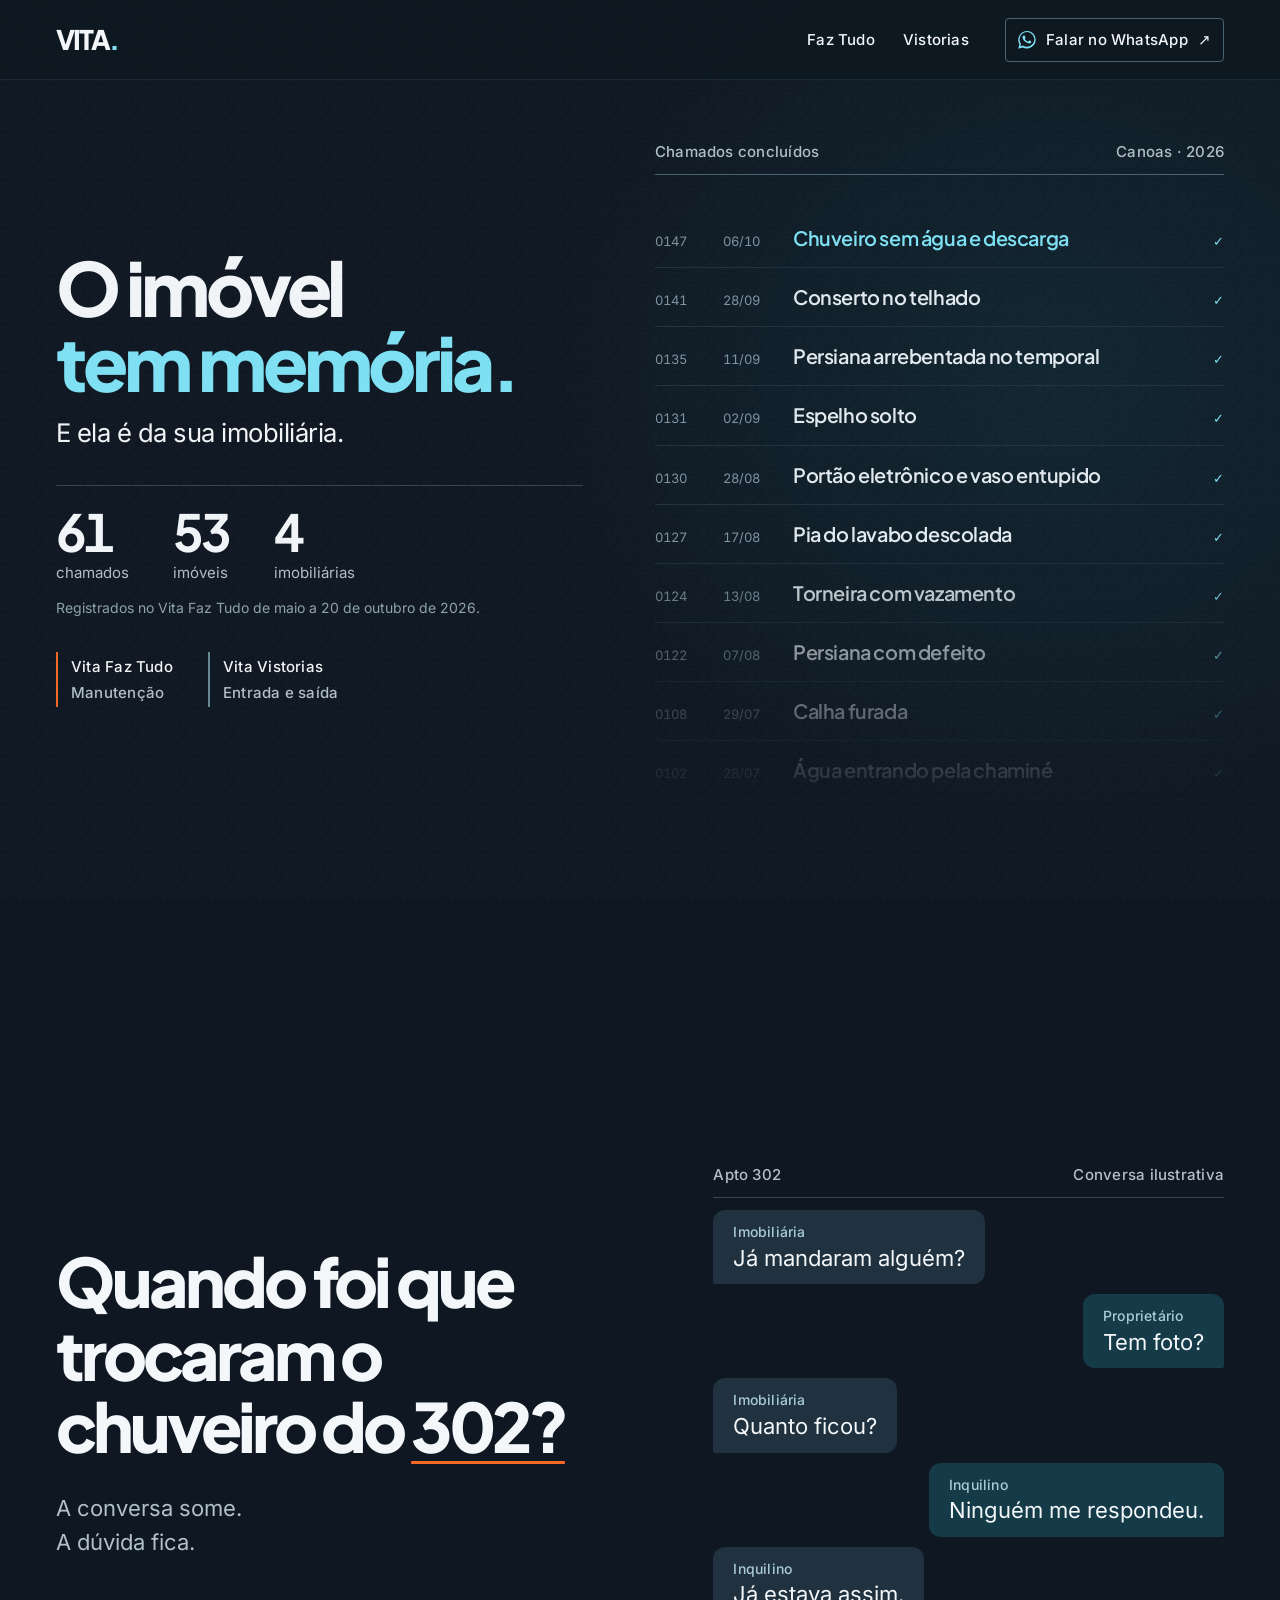
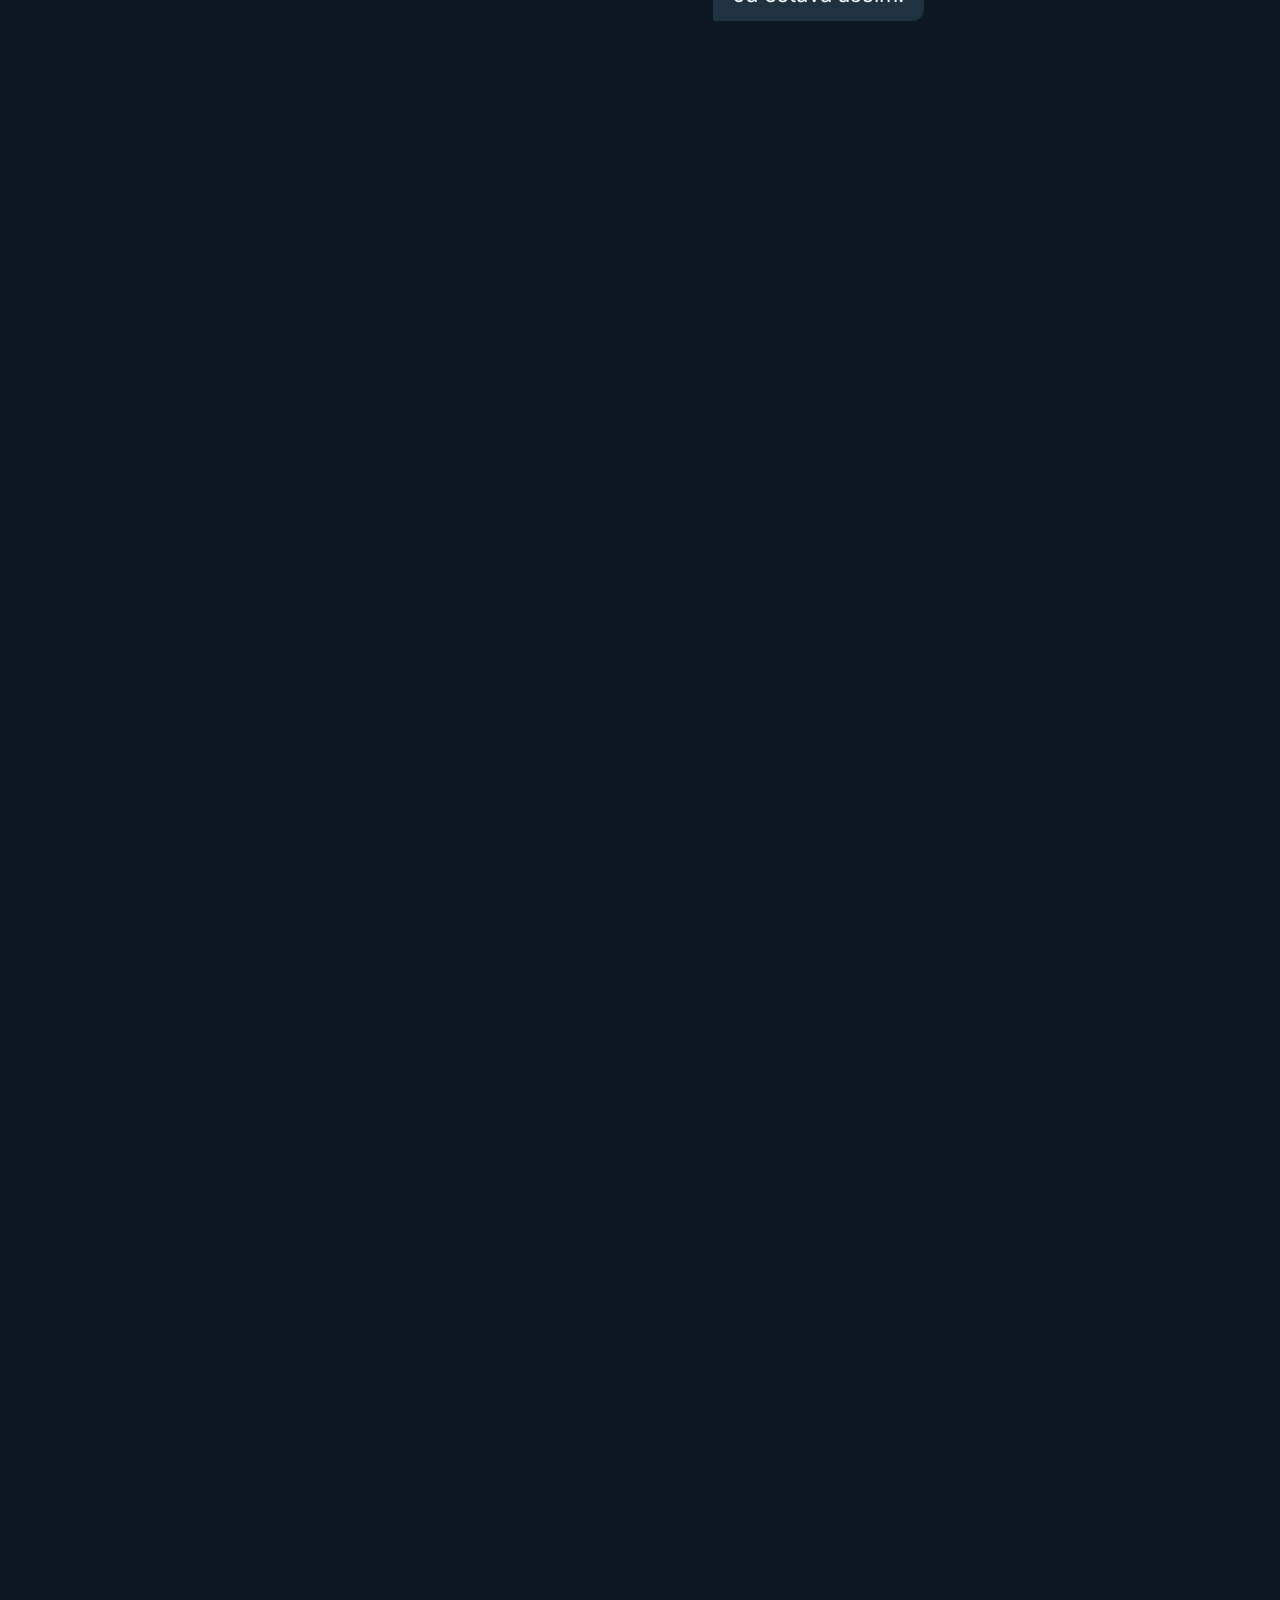
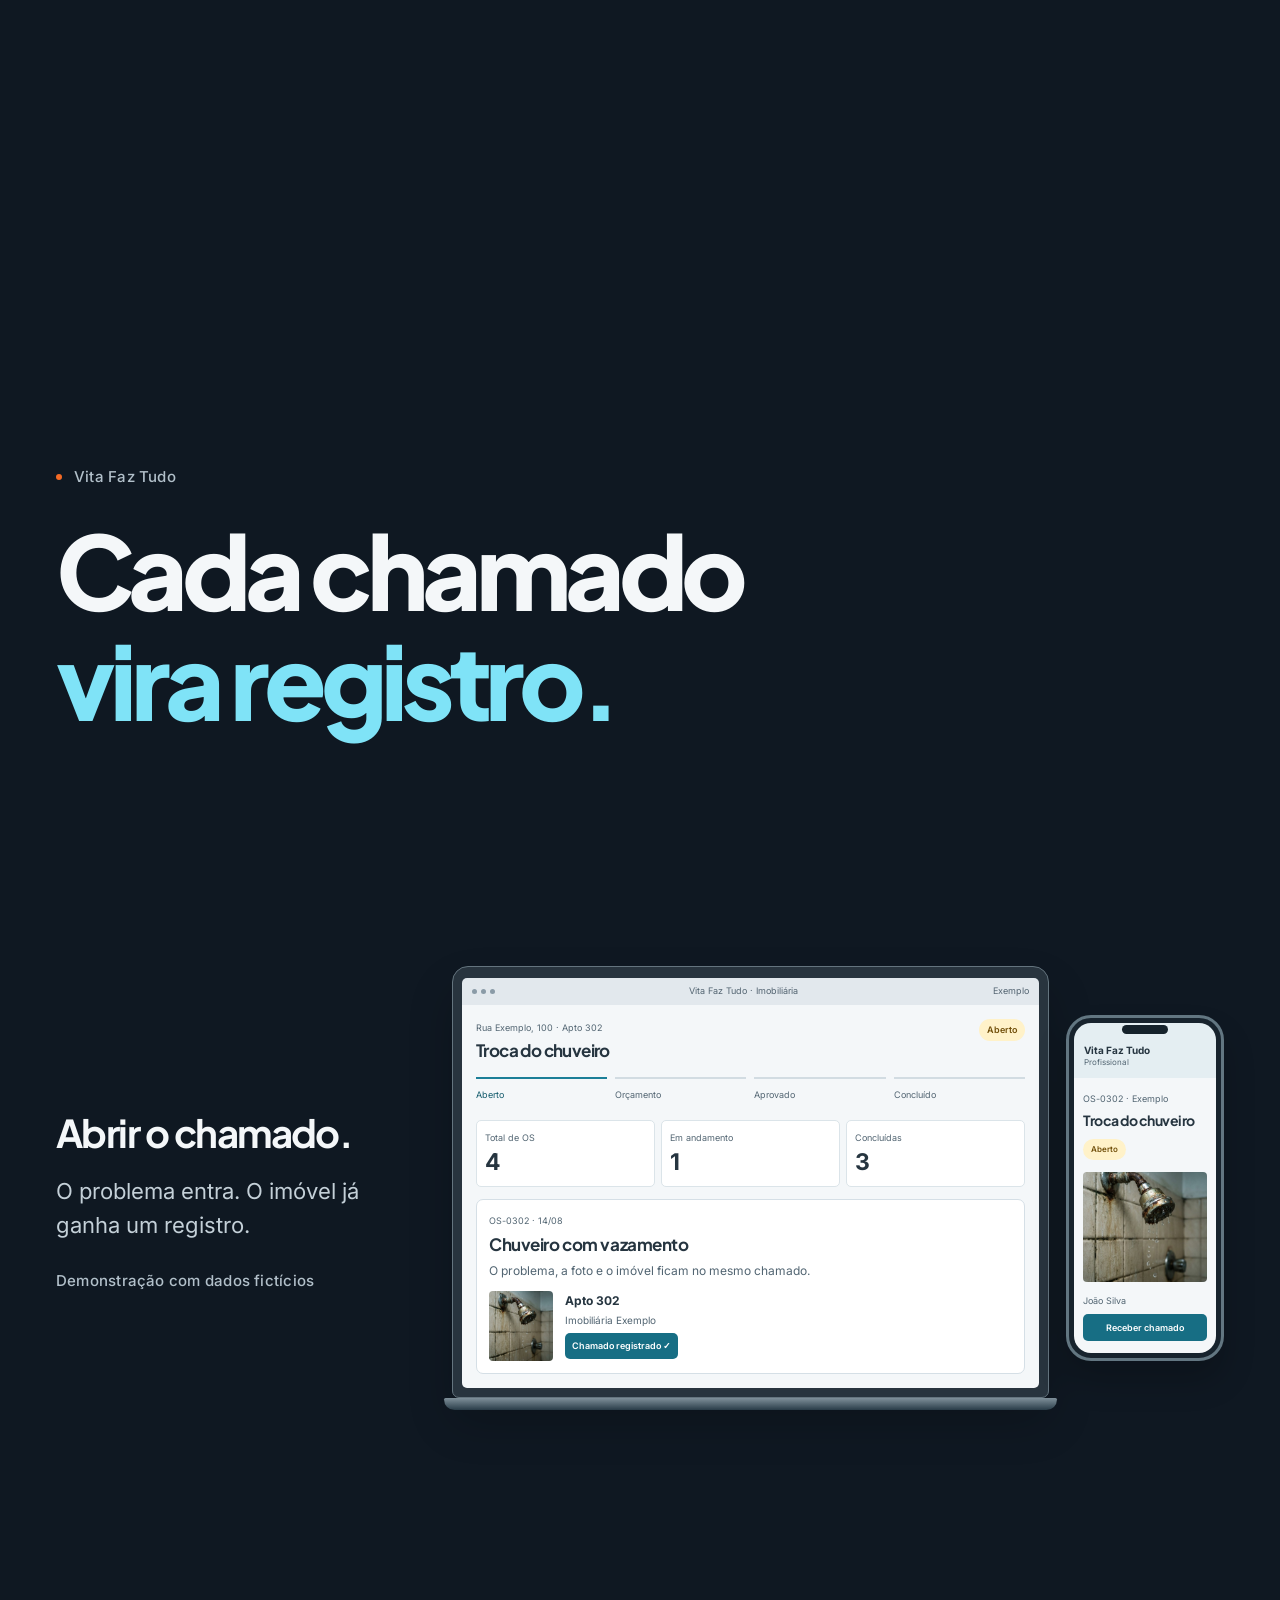
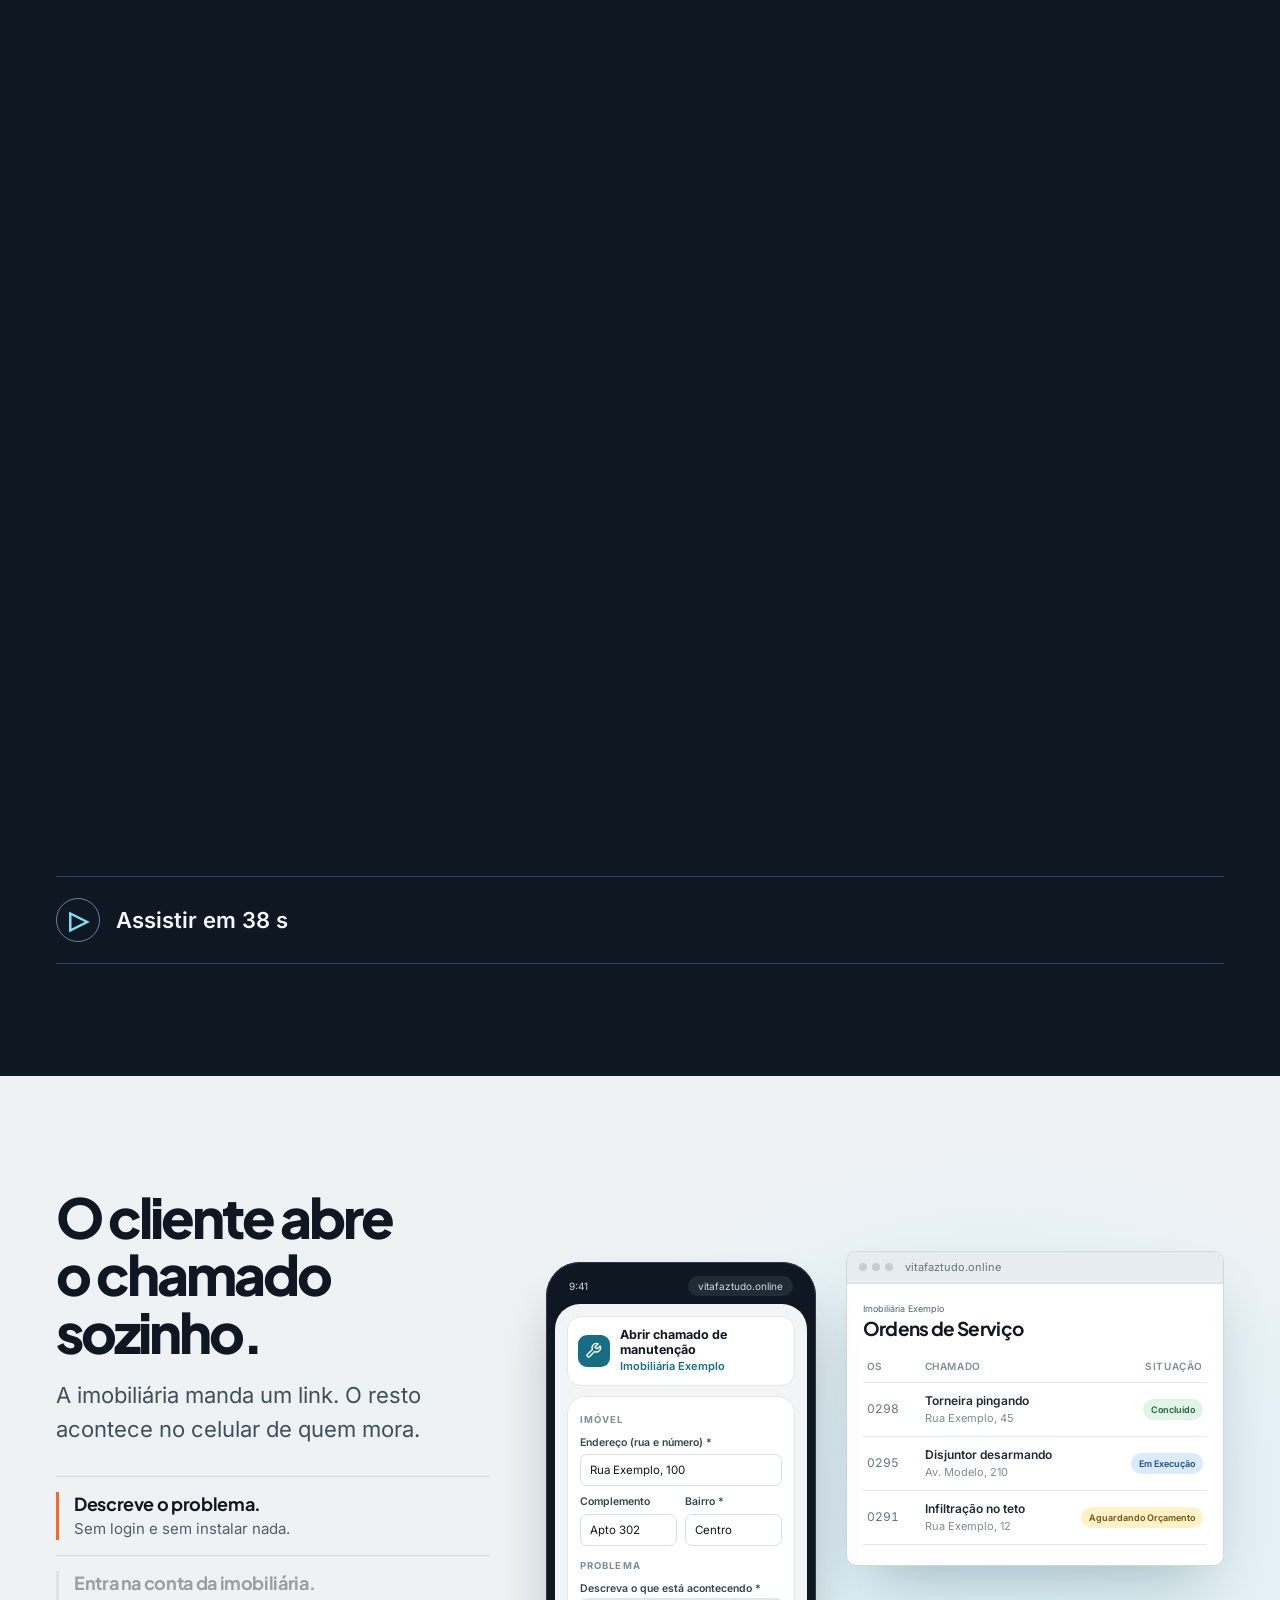
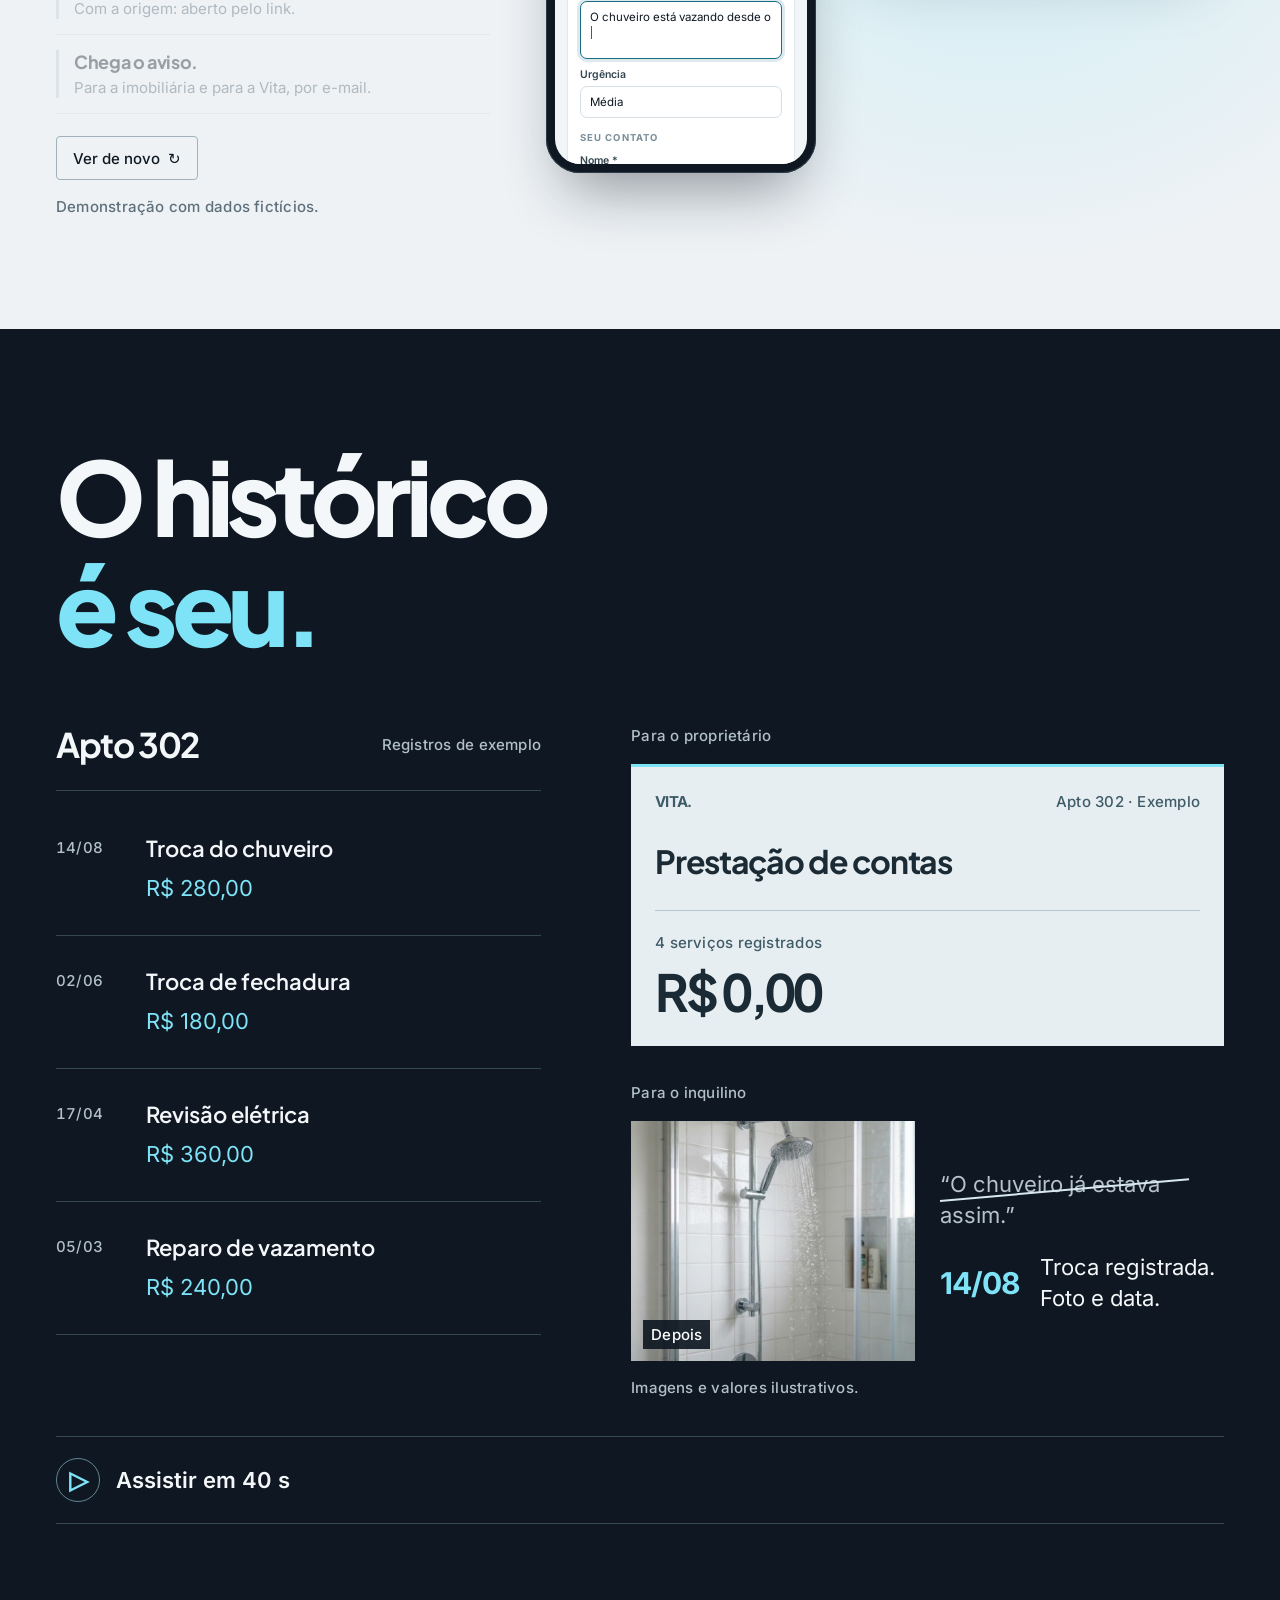
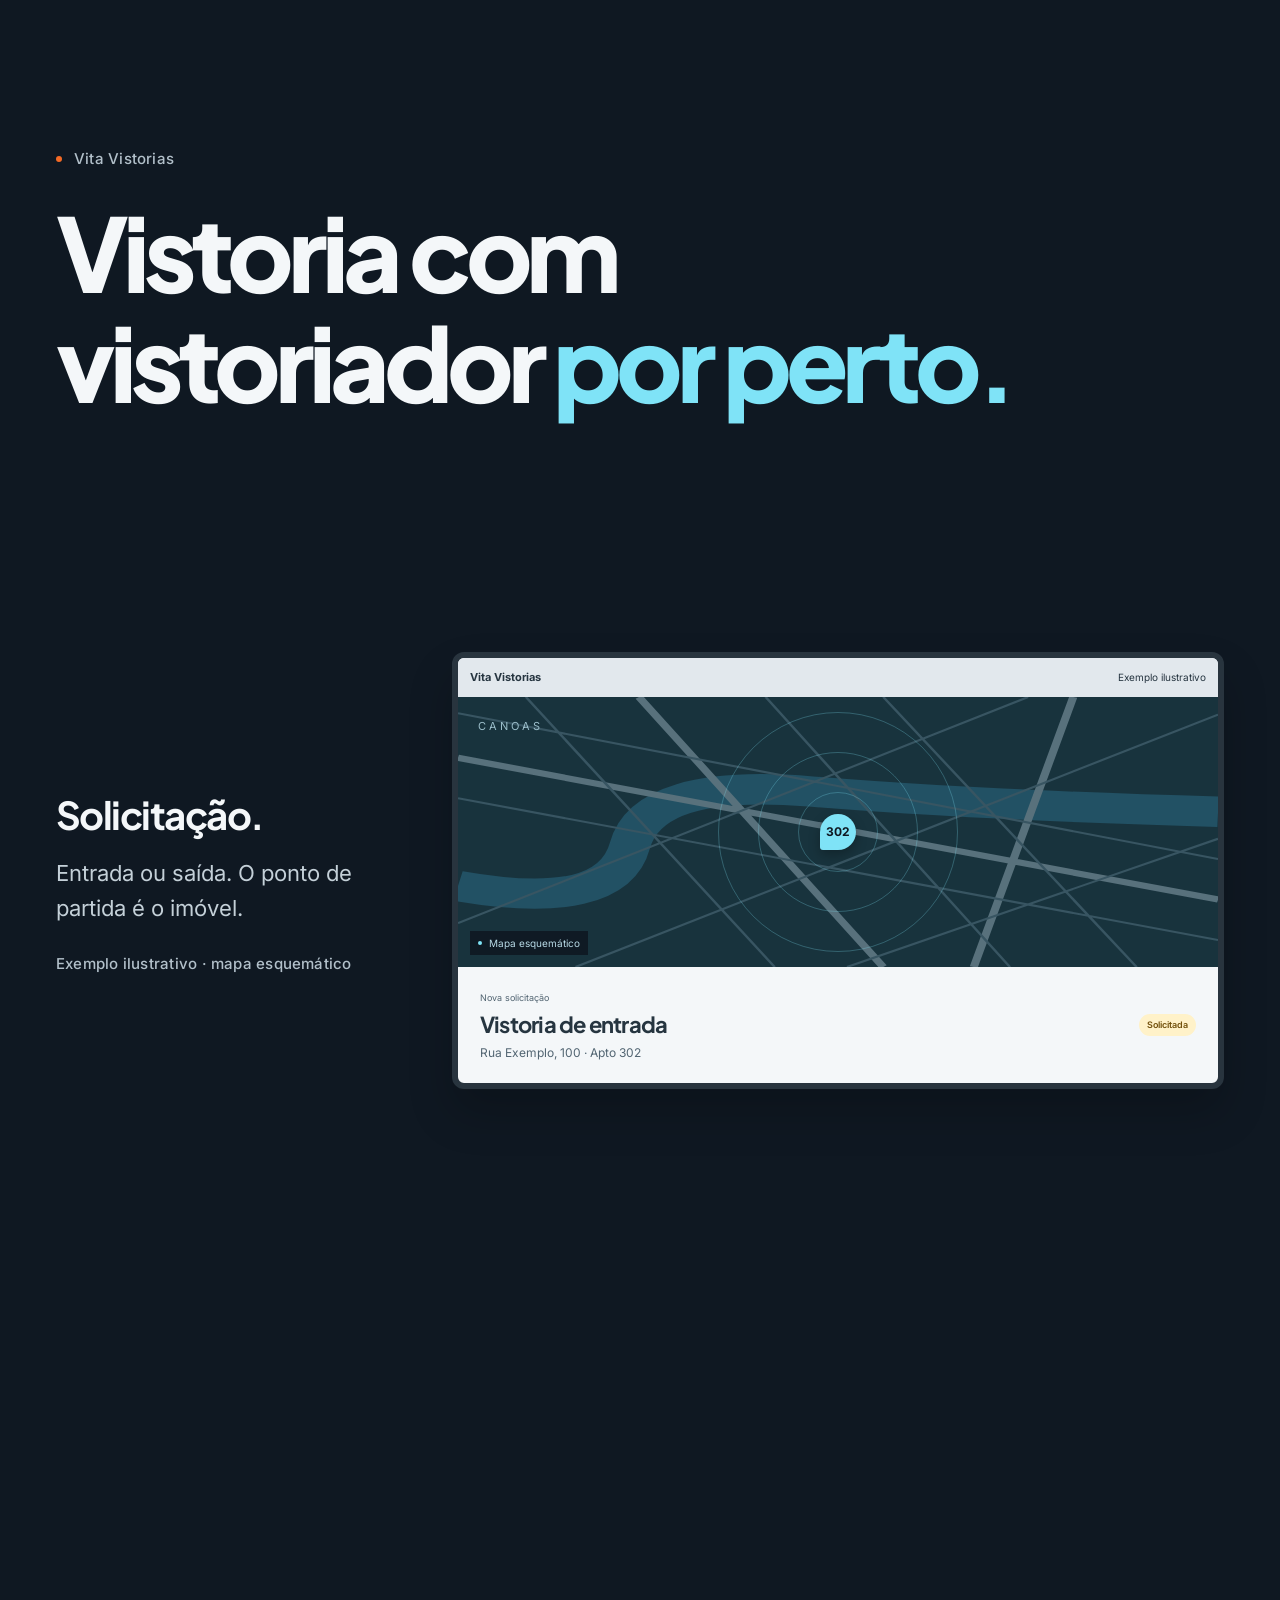
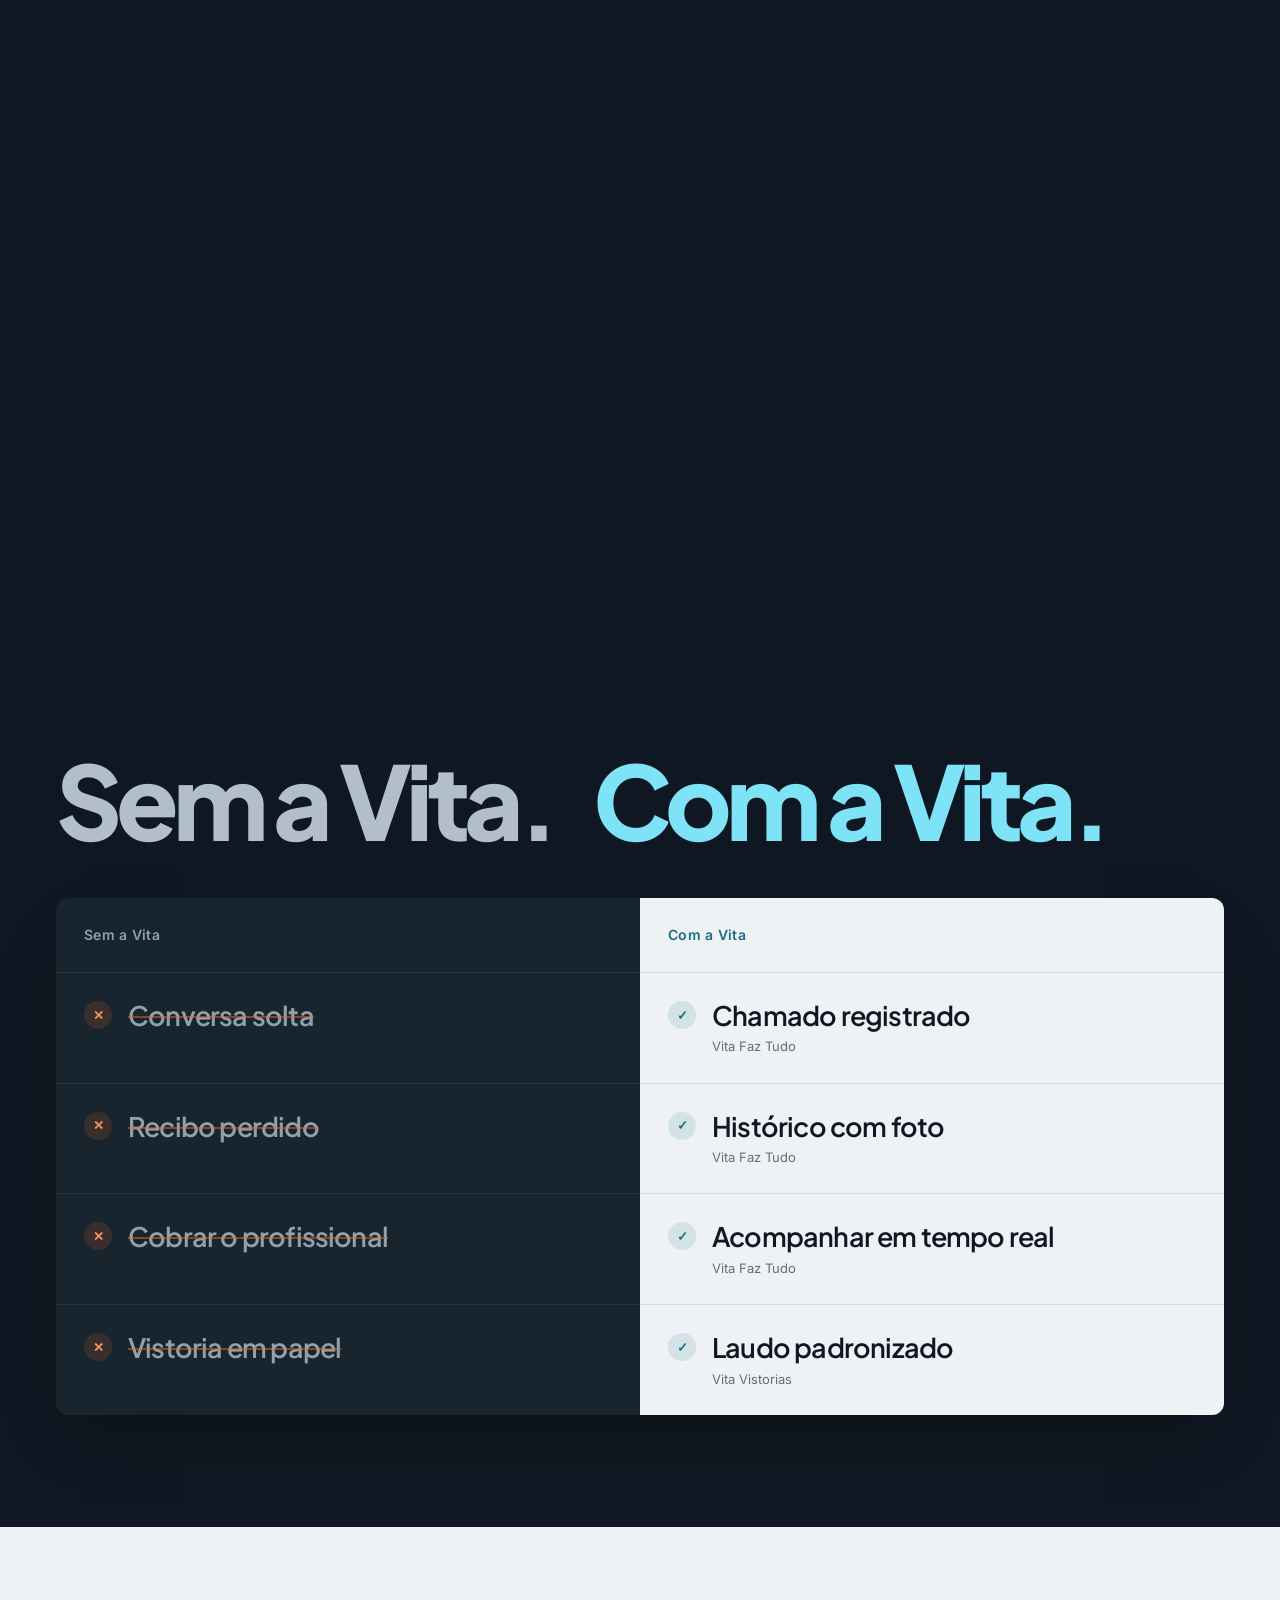
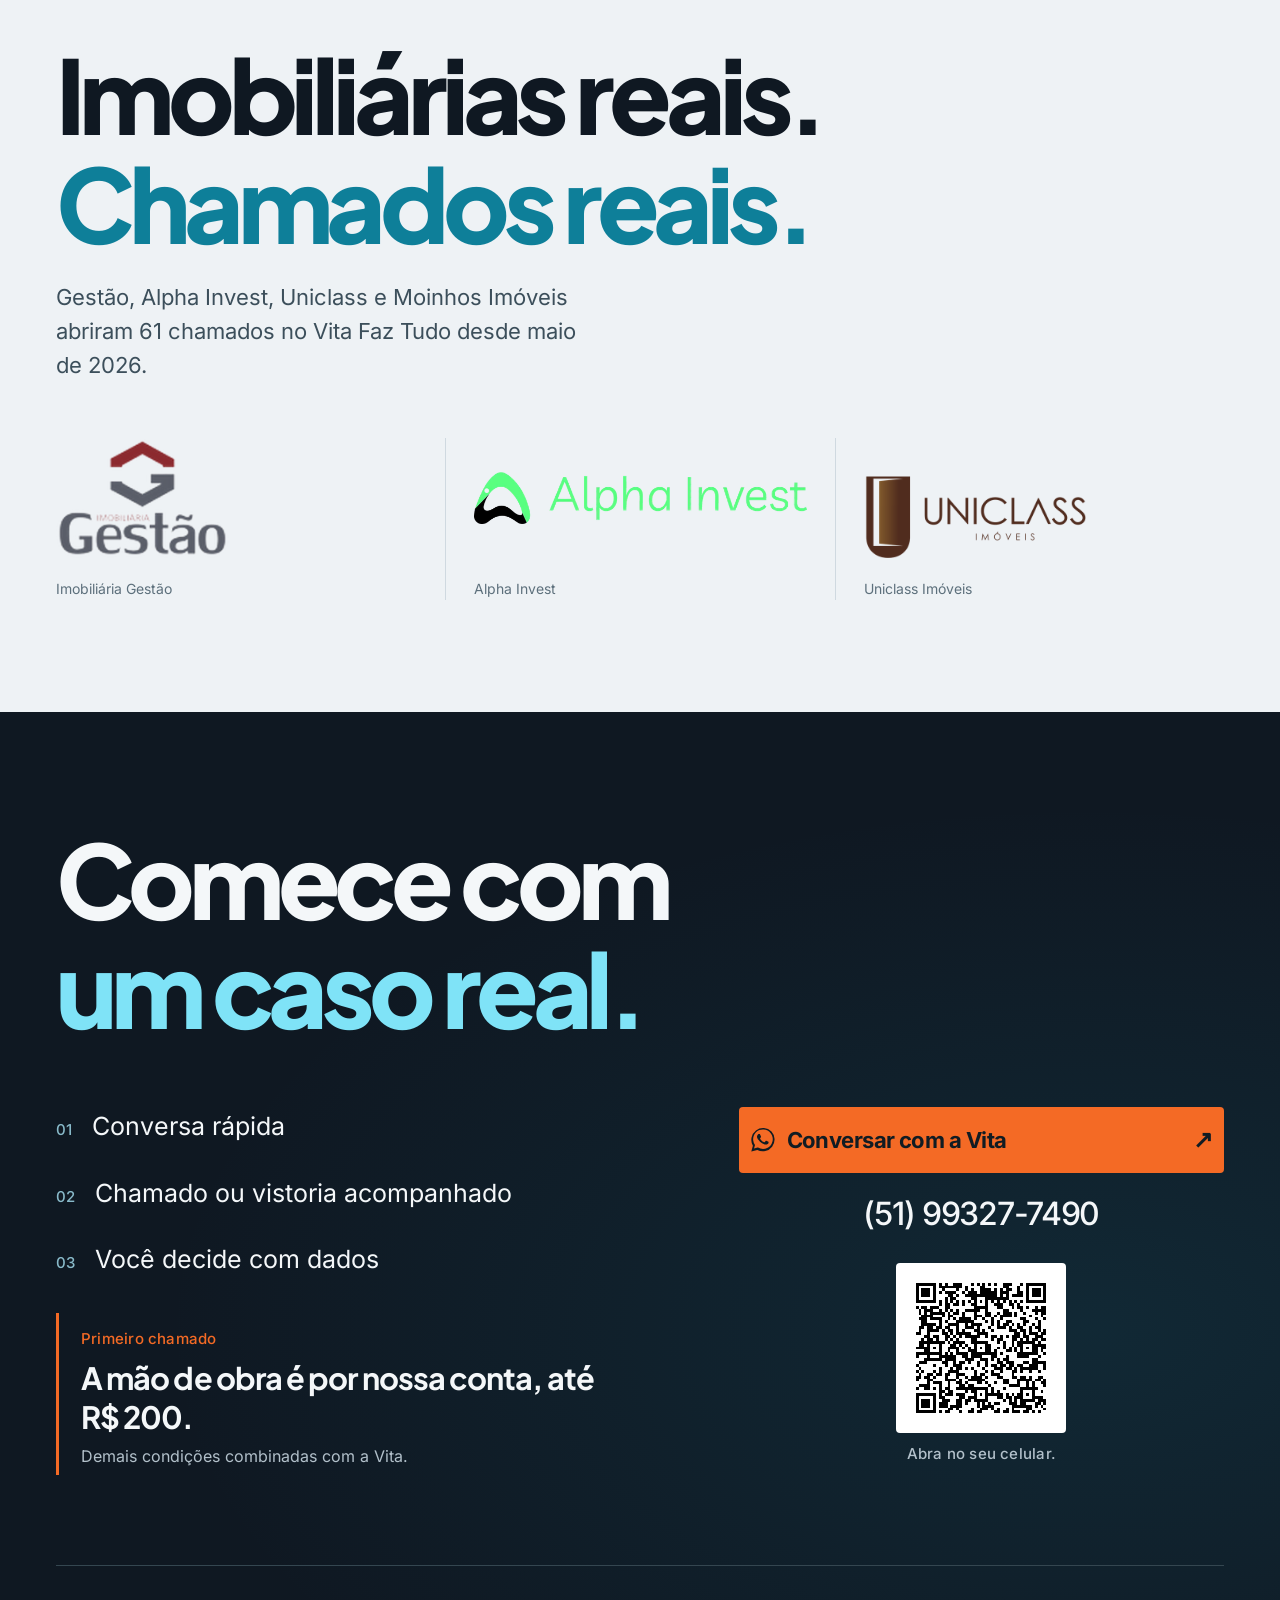
<file: index.html>
<!DOCTYPE html>
<html lang="pt-BR">
<head>
<meta charset="utf-8"><meta name="viewport" content="width=device-width, initial-scale=1">
<title>Vita · O imóvel tem memória</title>
<meta name="description" content="A história do imóvel fica com a sua imobiliária. Conheça o Vita Faz Tudo para manutenção e o Vita Vistorias para entrada e saída.">
<meta name="robots" content="noindex, nofollow"><meta name="theme-color" content="#0F1822">
<meta property="og:type" content="website"><meta property="og:locale" content="pt_BR"><meta property="og:title" content="Vita · O imóvel tem memória"><meta property="og:description" content="E ela é da sua imobiliária. Manutenção com registro. Entrada e saída com padrão."><meta property="og:url" content="https://apresentacao.vitafaztudo.site"><meta property="og:image" content="https://apresentacao.vitafaztudo.site/assets/img/og.jpg"><meta property="og:image:width" content="1200"><meta property="og:image:height" content="630"><meta property="og:image:alt" content="O imóvel tem memória. Fachada de um prédio à noite com uma janela turquesa.">
<meta name="twitter:card" content="summary_large_image"><meta name="twitter:title" content="Vita · O imóvel tem memória"><meta name="twitter:description" content="E ela é da sua imobiliária."><meta name="twitter:image" content="https://apresentacao.vitafaztudo.site/assets/img/og.jpg">
<link rel="icon" href="assets/img/favicon.svg" type="image/svg+xml"><link rel="stylesheet" href="assets/fonts.css"><link rel="stylesheet" href="assets/site.css">
<script src="assets/site.js" defer></script>
</head>
<body>
<a class="skip-link" href="#conteudo">Pular para o conteúdo</a>
<div class="reading-progress" aria-hidden="true"><i></i></div>
<header class="site-header"><a class="wordmark" href="#inicio" aria-label="Vita, início">VITA<span>.</span></a><nav class="header-nav label" aria-label="Produtos"><a href="#faz-tudo">Faz Tudo</a><a href="#vistorias">Vistorias</a></nav><a class="header-contact label" href="https://wa.me/5551993277490?text=Ol%C3%A1%21%20Vi%20a%20apresenta%C3%A7%C3%A3o%20da%20Vita%20e%20quero%20conversar." target="_blank" rel="noopener noreferrer"><svg viewBox="0 0 24 24" aria-hidden="true"><path d="M20.5 3.5A11.8 11.8 0 0 0 1.9 17.7L.3 23.5l6-1.6A11.8 11.8 0 0 0 20.5 3.5ZM12 21a9.8 9.8 0 0 1-5-1.4l-.4-.2-3.6 1 1-3.5-.3-.4A9.8 9.8 0 1 1 12 21Zm5.4-7.3c-.3-.1-1.7-.8-2-.9-.3-.1-.5-.1-.7.2s-.8 1-1 1.1c-.2.2-.4.2-.7.1s-1.2-.4-2.3-1.4a8.6 8.6 0 0 1-1.6-2c-.2-.3 0-.5.1-.6l.5-.6c.1-.2.2-.3.3-.5.1-.2 0-.4 0-.6l-.9-2c-.2-.6-.5-.5-.7-.5h-.6c-.2 0-.6.1-.8.4S6 7.5 6 8.8s1 2.5 1.2 2.7 2 3 4.9 4.3l1.6.6c.7.2 1.3.2 1.8.1.5-.1 1.7-.7 1.9-1.3s.2-1.2.2-1.3c-.1-.1-.3-.2-.6-.3Z"/></svg><span>Falar no WhatsApp</span><span aria-hidden="true">↗</span></a></header>
<main id="conteudo">
<section class="cover" id="inicio" aria-labelledby="title-inicio" data-section="0"><div class="container cover-grid">
<div class="cover-copy"><h1 id="title-inicio">O imóvel<br><em>tem memória.</em></h1><p class="cover-sub">E ela é da sua imobiliária.</p><div class="cover-figures"><p><b data-count="61">61</b><span>chamados</span></p><p><b data-count="53">53</b><span>imóveis</span></p><p><b data-count="4">4</b><span>imobiliárias</span></p></div><p class="cover-source">Registrados no Vita Faz Tudo de maio a 20 de outubro de 2026.</p><div class="product-pair"><a href="#faz-tudo"><b class="label">Vita Faz Tudo</b><span class="label">Manutenção</span></a><a href="#vistorias"><b class="label">Vita Vistorias</b><span class="label">Entrada e saída</span></a></div></div>
<div class="ledger" role="group" aria-label="Chamados concluídos no Vita Faz Tudo"><div class="ledger-head label"><span>Chamados concluídos</span><span>Canoas · 2026</span></div><div class="ledger-window"><div class="ledger-roll"><ol class="ledger-list"><li style="--i:0"><span class="ledger-os">0147</span><time>06/10</time><b>Chuveiro sem água e descarga</b><i aria-hidden="true">✓</i></li><li style="--i:1"><span class="ledger-os">0141</span><time>28/09</time><b>Conserto no telhado</b><i aria-hidden="true">✓</i></li><li style="--i:2"><span class="ledger-os">0135</span><time>11/09</time><b>Persiana arrebentada no temporal</b><i aria-hidden="true">✓</i></li><li style="--i:3"><span class="ledger-os">0131</span><time>02/09</time><b>Espelho solto</b><i aria-hidden="true">✓</i></li><li style="--i:4"><span class="ledger-os">0130</span><time>28/08</time><b>Portão eletrônico e vaso entupido</b><i aria-hidden="true">✓</i></li><li style="--i:5"><span class="ledger-os">0127</span><time>17/08</time><b>Pia do lavabo descolada</b><i aria-hidden="true">✓</i></li><li style="--i:6"><span class="ledger-os">0124</span><time>13/08</time><b>Torneira com vazamento</b><i aria-hidden="true">✓</i></li><li style="--i:7"><span class="ledger-os">0122</span><time>07/08</time><b>Persiana com defeito</b><i aria-hidden="true">✓</i></li><li style="--i:8"><span class="ledger-os">0108</span><time>29/07</time><b>Calha furada</b><i aria-hidden="true">✓</i></li><li style="--i:9"><span class="ledger-os">0102</span><time>28/07</time><b>Água entrando pela chaminé</b><i aria-hidden="true">✓</i></li><li style="--i:10"><span class="ledger-os">0100</span><time>21/07</time><b>Disjuntor e goteira</b><i aria-hidden="true">✓</i></li><li style="--i:11"><span class="ledger-os">0099</span><time>21/07</time><b>Luzes piscando</b><i aria-hidden="true">✓</i></li><li style="--i:12"><span class="ledger-os">0098</span><time>20/07</time><b>Vazamento na pia de mármore</b><i aria-hidden="true">✓</i></li><li style="--i:12"><span class="ledger-os">0095</span><time>15/07</time><b>Vazamento no aquecedor</b><i aria-hidden="true">✓</i></li><li style="--i:12"><span class="ledger-os">0093</span><time>14/07</time><b>Porta do banheiro arrastando</b><i aria-hidden="true">✓</i></li><li style="--i:12"><span class="ledger-os">0091</span><time>13/07</time><b>Problema elétrico</b><i aria-hidden="true">✓</i></li><li style="--i:12"><span class="ledger-os">0087</span><time>12/07</time><b>Pia do banheiro vazando</b><i aria-hidden="true">✓</i></li><li style="--i:12"><span class="ledger-os">0086</span><time>12/07</time><b>Torneira do tanque</b><i aria-hidden="true">✓</i></li><li style="--i:12"><span class="ledger-os">0085</span><time>12/07</time><b>Pintura do apartamento</b><i aria-hidden="true">✓</i></li><li style="--i:12"><span class="ledger-os">0078</span><time>02/07</time><b>Pia pingando no móvel</b><i aria-hidden="true">✓</i></li><li style="--i:12"><span class="ledger-os">0077</span><time>01/07</time><b>Imóvel sem luz</b><i aria-hidden="true">✓</i></li><li style="--i:12"><span class="ledger-os">0061</span><time>09/06</time><b>Caixa de disjuntores</b><i aria-hidden="true">✓</i></li><li style="--i:12"><span class="ledger-os">0058</span><time>08/06</time><b>Pouca pressão de água</b><i aria-hidden="true">✓</i></li><li style="--i:12"><span class="ledger-os">0050</span><time>01/06</time><b>Banheira da suíte</b><i aria-hidden="true">✓</i></li><li style="--i:12"><span class="ledger-os">0048</span><time>31/05</time><b>Vazamento no poço de luz</b><i aria-hidden="true">✓</i></li><li style="--i:12"><span class="ledger-os">0046</span><time>31/05</time><b>Vaso entupindo</b><i aria-hidden="true">✓</i></li><li style="--i:12"><span class="ledger-os">0045</span><time>31/05</time><b>Infiltração no teto</b><i aria-hidden="true">✓</i></li><li style="--i:12"><span class="ledger-os">0021</span><time>11/05</time><b>Aquecedor desligando</b><i aria-hidden="true">✓</i></li></ol><ol class="ledger-list" aria-hidden="true"><li><span class="ledger-os">0147</span><time>06/10</time><b>Chuveiro sem água e descarga</b><i aria-hidden="true">✓</i></li><li><span class="ledger-os">0141</span><time>28/09</time><b>Conserto no telhado</b><i aria-hidden="true">✓</i></li><li><span class="ledger-os">0135</span><time>11/09</time><b>Persiana arrebentada no temporal</b><i aria-hidden="true">✓</i></li><li><span class="ledger-os">0131</span><time>02/09</time><b>Espelho solto</b><i aria-hidden="true">✓</i></li><li><span class="ledger-os">0130</span><time>28/08</time><b>Portão eletrônico e vaso entupido</b><i aria-hidden="true">✓</i></li><li><span class="ledger-os">0127</span><time>17/08</time><b>Pia do lavabo descolada</b><i aria-hidden="true">✓</i></li><li><span class="ledger-os">0124</span><time>13/08</time><b>Torneira com vazamento</b><i aria-hidden="true">✓</i></li><li><span class="ledger-os">0122</span><time>07/08</time><b>Persiana com defeito</b><i aria-hidden="true">✓</i></li><li><span class="ledger-os">0108</span><time>29/07</time><b>Calha furada</b><i aria-hidden="true">✓</i></li><li><span class="ledger-os">0102</span><time>28/07</time><b>Água entrando pela chaminé</b><i aria-hidden="true">✓</i></li><li><span class="ledger-os">0100</span><time>21/07</time><b>Disjuntor e goteira</b><i aria-hidden="true">✓</i></li><li><span class="ledger-os">0099</span><time>21/07</time><b>Luzes piscando</b><i aria-hidden="true">✓</i></li><li><span class="ledger-os">0098</span><time>20/07</time><b>Vazamento na pia de mármore</b><i aria-hidden="true">✓</i></li><li><span class="ledger-os">0095</span><time>15/07</time><b>Vazamento no aquecedor</b><i aria-hidden="true">✓</i></li><li><span class="ledger-os">0093</span><time>14/07</time><b>Porta do banheiro arrastando</b><i aria-hidden="true">✓</i></li><li><span class="ledger-os">0091</span><time>13/07</time><b>Problema elétrico</b><i aria-hidden="true">✓</i></li><li><span class="ledger-os">0087</span><time>12/07</time><b>Pia do banheiro vazando</b><i aria-hidden="true">✓</i></li><li><span class="ledger-os">0086</span><time>12/07</time><b>Torneira do tanque</b><i aria-hidden="true">✓</i></li><li><span class="ledger-os">0085</span><time>12/07</time><b>Pintura do apartamento</b><i aria-hidden="true">✓</i></li><li><span class="ledger-os">0078</span><time>02/07</time><b>Pia pingando no móvel</b><i aria-hidden="true">✓</i></li><li><span class="ledger-os">0077</span><time>01/07</time><b>Imóvel sem luz</b><i aria-hidden="true">✓</i></li><li><span class="ledger-os">0061</span><time>09/06</time><b>Caixa de disjuntores</b><i aria-hidden="true">✓</i></li><li><span class="ledger-os">0058</span><time>08/06</time><b>Pouca pressão de água</b><i aria-hidden="true">✓</i></li><li><span class="ledger-os">0050</span><time>01/06</time><b>Banheira da suíte</b><i aria-hidden="true">✓</i></li><li><span class="ledger-os">0048</span><time>31/05</time><b>Vazamento no poço de luz</b><i aria-hidden="true">✓</i></li><li><span class="ledger-os">0046</span><time>31/05</time><b>Vaso entupindo</b><i aria-hidden="true">✓</i></li><li><span class="ledger-os">0045</span><time>31/05</time><b>Infiltração no teto</b><i aria-hidden="true">✓</i></li><li><span class="ledger-os">0021</span><time>11/05</time><b>Aquecedor desligando</b><i aria-hidden="true">✓</i></li></ol></div></div></div>
</div></section>
<section class="pain section" id="a-dor" aria-labelledby="title-dor" data-section="1"><div class="container pain-scroll"><div class="pain-pin"><div class="pain-copy"><h2 id="title-dor">Quando foi que trocaram o chuveiro do <em>302?</em></h2><p class="pain-support">A conversa some.<br>A dúvida fica.</p></div><div class="pain-scene"><div class="chat-heading label"><span>Apto 302</span><span>Conversa ilustrativa</span></div><div class="chat-stack"><div class="chat-bubble " style="--bubble:0"><span class="label">Imobiliária</span><p>Já mandaram alguém?</p></div><div class="chat-bubble reply" style="--bubble:1"><span class="label">Proprietário</span><p>Tem foto?</p></div><div class="chat-bubble " style="--bubble:2"><span class="label">Imobiliária</span><p>Quanto ficou?</p></div><div class="chat-bubble reply" style="--bubble:3"><span class="label">Inquilino</span><p>Ninguém me respondeu.</p></div><div class="chat-bubble " style="--bubble:4"><span class="label">Inquilino</span><p>Já estava assim.</p></div></div><div class="no-answer"><i aria-hidden="true"></i><p>Ninguém<br>sabe.</p><span class="answer-support">A conversa some. A dúvida fica.</span></div></div></div></div></section>
<section class="service section" id="faz-tudo" aria-labelledby="title-ft" data-section="2"><div class="container"><header class="section-heading"><p class="eyebrow label"><i></i>Vita Faz Tudo</p><h2 id="title-ft">Cada chamado<br><em>vira registro.</em></h2></header><div class="scrolly" data-story="ft" data-step="0"><div class="story-pin"><article class="story-step" data-step-index="0" aria-labelledby="ft-step-0"><div class="step-copy"><h3 id="ft-step-0">Abrir o chamado.</h3><p>O problema entra. O imóvel já ganha um registro.</p><span class="label example-label">Demonstração com dados fictícios</span></div><div class="step-demo"><div class="ft-devices"><div class="laptop app-ui"><div class="laptop-lid"><div class="browser-chrome"><span class="traffic-dots"><i></i><i></i><i></i></span><span>Vita Faz Tudo · Imobiliária</span><span>Exemplo</span></div><div class="ft-app"><aside class="app-sidebar"><b>Vita<span>FAZ TUDO</span></b><small>Gestão de manutenção</small><div class="app-user">Imobiliária Exemplo</div><span>Dashboard</span><span class="selected">Ordens de Serviço</span><span>Histórico Imóveis</span><span>Meu Relatório</span><span>Link para Inquilinos</span></aside><div class="ft-workspace"><div class="app-title-row"><div><span class="app-overline">Rua Exemplo, 100 · Apto 302</span><h4>Troca do chuveiro</h4></div><span class="app-status ">Aberto</span></div><div class="progress-track"><span class="done">Aberto</span><span class="">Orçamento</span><span class="">Aprovado</span><span class="">Concluído</span></div><div class="stats"><div><span>Total de OS</span><b>4</b></div><div><span>Em andamento</span><b>1</b></div><div><span>Concluídas</span><b>3</b></div></div><div class="app-card"><span class="app-overline">OS-0302 · 14/08</span><h5>Chuveiro com vazamento</h5><p>O problema, a foto e o imóvel ficam no mesmo chamado.</p><div class="app-photo-row"><img class="" src="assets/img/antes.jpg" width="700" height="869" loading="lazy" decoding="async" alt="Chuveiro antes da troca, imagem ilustrativa"><div><b>Apto 302</b><p>Imobiliária Exemplo</p><span class="app-button">Chamado registrado ✓</span></div></div></div></div></div></div><div class="laptop-base"></div></div><div class="professional-phone app-ui"><div class="phone-speaker"></div><div class="mobile-appbar"><b>Vita Faz Tudo</b><span>Profissional</span></div><div class="phone-content"><span class="app-overline">OS-0302 · Exemplo</span><h4>Troca do chuveiro</h4><span class="app-status ">Aberto</span><img class="" src="assets/img/antes.jpg" width="700" height="869" loading="lazy" decoding="async" alt="Foto do problema, exemplo"><p>João Silva</p><span class="app-button">Receber chamado</span></div></div></div></div></article><article class="story-step" data-step-index="1" aria-labelledby="ft-step-1"><div class="step-copy"><h3 id="ft-step-1">Receber o orçamento.</h3><p>O profissional informa o serviço e o valor. Sua equipe acompanha.</p><span class="label example-label">Demonstração com dados fictícios</span></div><div class="step-demo"><div class="ft-devices"><div class="laptop app-ui"><div class="laptop-lid"><div class="browser-chrome"><span class="traffic-dots"><i></i><i></i><i></i></span><span>Vita Faz Tudo · Imobiliária</span><span>Exemplo</span></div><div class="ft-app"><aside class="app-sidebar"><b>Vita<span>FAZ TUDO</span></b><small>Gestão de manutenção</small><div class="app-user">Imobiliária Exemplo</div><span>Dashboard</span><span class="selected">Ordens de Serviço</span><span>Histórico Imóveis</span><span>Meu Relatório</span><span>Link para Inquilinos</span></aside><div class="ft-workspace"><div class="app-title-row"><div><span class="app-overline">Rua Exemplo, 100 · Apto 302</span><h4>Troca do chuveiro</h4></div><span class="app-status ">Orçamento recebido</span></div><div class="progress-track"><span class="done">Aberto</span><span class="done">Orçamento</span><span class="">Aprovado</span><span class="">Concluído</span></div><div class="app-card quote-card"><span class="app-overline">Orçamento do profissional</span><h5>Troca do chuveiro</h5><p>João Silva · Profissional · Exemplo</p><div class="quote-total"><span>Valor para a imobiliária</span><strong>R$ 280,00</strong></div><span class="app-button">Aprovar orçamento</span><p class="app-footnote">O orçamento aguarda a sua decisão.</p><svg class="demo-cursor" viewBox="0 0 30 36" aria-hidden="true"><path d="M3 2v28l8-8 6 12 6-3-6-11 11-1z"/></svg><i class="click-ring" aria-hidden="true"></i></div></div></div></div><div class="laptop-base"></div></div><div class="professional-phone app-ui"><div class="phone-speaker"></div><div class="mobile-appbar"><b>Vita Faz Tudo</b><span>Profissional</span></div><div class="phone-content"><span class="app-overline">OS-0302 · Exemplo</span><h4>Troca do chuveiro</h4><span class="app-status ">Orçamento recebido</span><img class="" src="assets/img/antes.jpg" width="700" height="869" loading="lazy" decoding="async" alt="Foto do problema, exemplo"><p>João Silva</p><span class="app-button">Enviar orçamento</span></div></div></div></div></article><article class="story-step" data-step-index="2" aria-labelledby="ft-step-2"><div class="step-copy"><h3 id="ft-step-2">Aprovar para seguir.</h3><p>A decisão fica registrada. O serviço avança com o status à vista.</p><span class="label example-label">Demonstração com dados fictícios</span></div><div class="step-demo"><div class="ft-devices"><div class="laptop app-ui"><div class="laptop-lid"><div class="browser-chrome"><span class="traffic-dots"><i></i><i></i><i></i></span><span>Vita Faz Tudo · Imobiliária</span><span>Exemplo</span></div><div class="ft-app"><aside class="app-sidebar"><b>Vita<span>FAZ TUDO</span></b><small>Gestão de manutenção</small><div class="app-user">Imobiliária Exemplo</div><span>Dashboard</span><span class="selected">Ordens de Serviço</span><span>Histórico Imóveis</span><span>Meu Relatório</span><span>Link para Inquilinos</span></aside><div class="ft-workspace"><div class="app-title-row"><div><span class="app-overline">Rua Exemplo, 100 · Apto 302</span><h4>Troca do chuveiro</h4></div><span class="app-status success">Aprovado</span></div><div class="progress-track"><span class="done">Aberto</span><span class="done">Orçamento</span><span class="done">Aprovado</span><span class="">Concluído</span></div><div class="app-card approval-card"><div class="approval-seal" aria-hidden="true">✓</div><h5>Orçamento aprovado.</h5><p>O profissional já pode seguir com o serviço.</p><div class="approval-meta"><span>OS-0302 · Apto 302</span><b>R$ 280,00</b></div><div class="app-notification"><i></i>Próximo status: em execução</div></div></div></div></div><div class="laptop-base"></div></div><div class="professional-phone app-ui"><div class="phone-speaker"></div><div class="mobile-appbar"><b>Vita Faz Tudo</b><span>Profissional</span></div><div class="phone-content"><span class="app-overline">OS-0302 · Exemplo</span><h4>Troca do chuveiro</h4><span class="app-status success">Aprovado</span><img class="" src="assets/img/antes.jpg" width="700" height="869" loading="lazy" decoding="async" alt="Foto do problema, exemplo"><p>João Silva</p><span class="app-button">Iniciar execução</span></div></div></div></div></article><article class="story-step" data-step-index="3" aria-labelledby="ft-step-3"><div class="step-copy"><h3 id="ft-step-3">Fechar com evidência.</h3><p>Antes, depois e valor no relatório final. Nada fica só na conversa.</p><span class="label example-label">Demonstração com dados fictícios</span></div><div class="step-demo"><div class="ft-devices"><div class="laptop app-ui"><div class="laptop-lid"><div class="browser-chrome"><span class="traffic-dots"><i></i><i></i><i></i></span><span>Vita Faz Tudo · Imobiliária</span><span>Exemplo</span></div><div class="ft-app"><aside class="app-sidebar"><b>Vita<span>FAZ TUDO</span></b><small>Gestão de manutenção</small><div class="app-user">Imobiliária Exemplo</div><span>Dashboard</span><span class="selected">Ordens de Serviço</span><span>Histórico Imóveis</span><span>Meu Relatório</span><span>Link para Inquilinos</span></aside><div class="ft-workspace"><div class="app-title-row"><div><span class="app-overline">Rua Exemplo, 100 · Apto 302</span><h4>Troca do chuveiro</h4></div><span class="app-status success">Concluído</span></div><div class="progress-track"><span class="done">Aberto</span><span class="done">Orçamento</span><span class="done">Aprovado</span><span class="done">Concluído</span></div><div class="app-card final-report"><div class="report-heading"><b>RELATÓRIO FINAL</b><span>14/08 · OS-0302</span></div><div class="report-photos"><figure><img class="" src="assets/img/antes.jpg" width="700" height="869" loading="lazy" decoding="async" alt="Antes: chuveiro com vazamento, exemplo"><figcaption>Antes</figcaption></figure><figure><img class="" src="assets/img/depois.jpg" width="700" height="869" loading="lazy" decoding="async" alt="Depois: chuveiro trocado, exemplo"><figcaption>Depois</figcaption></figure></div><div class="report-total"><span>Troca do chuveiro</span><strong>R$ 280,00</strong></div></div></div></div></div><div class="laptop-base"></div></div><div class="professional-phone app-ui"><div class="phone-speaker"></div><div class="mobile-appbar"><b>Vita Faz Tudo</b><span>Profissional</span></div><div class="phone-content"><span class="app-overline">OS-0302 · Exemplo</span><h4>Troca do chuveiro</h4><span class="app-status success">Concluído</span><img class="" src="assets/img/depois.jpg" width="700" height="869" loading="lazy" decoding="async" alt="Serviço concluído, exemplo"><p>João Silva</p><span class="app-button">Serviço concluído ✓</span></div></div></div></div></article></div><div class="story-markers" aria-hidden="true"><i data-marker="0"></i><i data-marker="1"></i><i data-marker="2"></i><i data-marker="3"></i></div></div><details class="film" id="em-acao"><summary class="film-button"><span class="play-icon" aria-hidden="true">▷</span>Assistir em 38 s<span class="film-close label">Fechar vídeo ×</span></summary><div class="film-body"><div class="film-heading"><span class="label">Vita Faz Tudo em ação</span><p>Veja o registro ganhar vida.</p></div><div class="video-phone"><video id="video-em-acao" src="assets/video/em-acao.mp4" poster="assets/img/em-acao.jpg" preload="none" playsinline controls aria-label="Vita Faz Tudo em ação, 38 segundos"></video></div></div></details></div></section>
<section class="intake section" id="link-inquilinos" aria-labelledby="title-link" data-section="3"><div class="container intake-grid">
<div class="intake-copy"><h2 id="title-link">O cliente abre<br>o chamado sozinho.</h2><p class="intake-lead">A imobiliária manda um link. O resto acontece no celular de quem mora.</p><ol class="intake-beats"><li class="on"><b>Descreve o problema.</b><span>Sem login e sem instalar nada.</span></li><li class="on"><b>Entra na conta da imobiliária.</b><span>Com a origem: aberto pelo link.</span></li><li class="on"><b>Chega o aviso.</b><span>Para a imobiliária e para a Vita, por e-mail.</span></li></ol><button class="intake-replay" type="button" hidden>Ver de novo <span aria-hidden="true">↻</span></button><p class="intake-note label">Demonstração com dados fictícios.</p></div>
<div class="intake-stage scrolled sent notified" role="img" aria-label="Um inquilino abre um chamado pelo link no celular e a OS aparece na lista da imobiliária, com aviso por e-mail.">
<div class="os-panel app-ui"><div class="os-chrome"><span class="os-dots"><i></i><i></i><i></i></span><span>vitafaztudo.online</span></div><div class="os-body"><div class="os-top"><div><span class="app-overline">Imobiliária Exemplo</span><h4>Ordens de Serviço</h4></div><span class="os-new-badge">1 nova</span></div><div class="os-table"><div class="os-row os-head"><span>OS</span><span>Chamado</span><span>Situação</span></div><div class="os-new-wrap"><div class="os-row"><span class="os-num">0302</span><span class="os-what"><b>Chuveiro vazando<em>Pelo link</em></b><small>Rua Exemplo, 100 · Apto 302</small></span><span><span class="app-status ">Aguardando Orçamento</span></span></div></div><div class="os-row"><span class="os-num">0298</span><span class="os-what"><b>Torneira pingando</b><small>Rua Exemplo, 45</small></span><span><span class="app-status success">Concluído</span></span></div><div class="os-row"><span class="os-num">0295</span><span class="os-what"><b>Disjuntor desarmando</b><small>Av. Modelo, 210</small></span><span><span class="app-status progress">Em Execução</span></span></div><div class="os-row"><span class="os-num">0291</span><span class="os-what"><b>Infiltração no teto</b><small>Rua Exemplo, 12</small></span><span><span class="app-status ">Aguardando Orçamento</span></span></div></div></div></div>
<div class="mail-toast app-ui"><span class="mail-icon"><svg viewBox="0 0 24 24" aria-hidden="true"><rect x="2" y="4" width="20" height="16" rx="2"/><path d="m22 7-10 6L2 7"/></svg></span><div><small>E-mail · agora</small><b>Novo chamado pelo seu link · OS-2026-0302</b><p>Aberto por João, cliente da Imobiliária Exemplo, pelo link da imobiliária.</p></div></div>
<div class="intake-phone app-ui"><div class="phone-bar"><span>9:41</span><span class="phone-url">vitafaztudo.online</span></div><div class="phone-viewport"><div class="phone-form"><div class="phone-scroll"><div class="pf-head"><span class="pf-icon"><svg viewBox="0 0 24 24" aria-hidden="true"><path d="M14.7 6.3a1 1 0 0 0 0 1.4l1.6 1.6a1 1 0 0 0 1.4 0l3.77-3.77a6 6 0 0 1-7.94 7.94l-6.91 6.91a2.12 2.12 0 0 1-3-3l6.91-6.91a6 6 0 0 1 7.94-7.94z"/></svg></span><div><b>Abrir chamado de manutenção</b><small>Imobiliária Exemplo</small></div></div><div class="pf-card"><p class="pf-group">Imóvel</p><div class="pf-field"><small>Endereço (rua e número) *</small><span>Rua Exemplo, 100</span></div><div class="pf-two"><div class="pf-field"><small>Complemento</small><span>Apto 302</span></div><div class="pf-field"><small>Bairro *</small><span>Centro</span></div></div><p class="pf-group">Problema</p><div class="pf-field"><small>Descreva o que está acontecendo *</small><span class="pf-area"><span class="typed" data-text="O chuveiro está vazando desde ontem.">O chuveiro está vazando desde ontem.</span></span></div><div class="pf-field"><small>Urgência</small><span>Média</span></div><p class="pf-group">Seu contato</p><div class="pf-field"><small>Nome *</small><span>João</span></div><span class="pf-submit">Abrir chamado</span></div></div></div><div class="phone-done"><span class="done-check">✓</span><b>Chamado aberto!</b><p>Seu chamado foi registrado para <strong>Imobiliária Exemplo</strong>.</p><small>Número da OS</small><strong class="done-os">OS-2026-0302</strong></div></div></div>
</div></div></section>
<section class="history section" id="historico" aria-labelledby="title-historico" data-section="4"><div class="container"><header class="section-heading"><h2 id="title-historico">O histórico<br><em>é seu.</em></h2></header><div class="history-grid"><div class="property-history"><div class="history-heading"><h3>Apto 302</h3><span class="label">Registros de exemplo</span></div><ol class="history-list"><li class="reveal-item"><time class="label">14/08</time><div><h4>Troca do chuveiro</h4><p>R$ 280,00</p></div><i aria-hidden="true"></i></li><li class="reveal-item"><time class="label">02/06</time><div><h4>Troca de fechadura</h4><p>R$ 180,00</p></div><i aria-hidden="true"></i></li><li class="reveal-item"><time class="label">17/04</time><div><h4>Revisão elétrica</h4><p>R$ 360,00</p></div><i aria-hidden="true"></i></li><li class="reveal-item"><time class="label">05/03</time><div><h4>Reparo de vazamento</h4><p>R$ 240,00</p></div><i aria-hidden="true"></i></li></ol></div><div class="proofs"><article class="owner-proof reveal-item"><p class="eyebrow label">Para o proprietário</p><div class="account-document"><div class="document-top"><span class="document-mark label">VITA.</span><span class="label">Apto 302 · Exemplo</span></div><h3>Prestação de contas</h3><div class="account-bottom"><span class="label">4 serviços registrados</span><strong class="account-total" aria-label="Total: mil e sessenta reais">R$ 1.060,00</strong></div></div></article><article class="tenant-proof"><p class="eyebrow label">Para o inquilino</p><div class="photo-proof"><div class="wipe-photo"><figure><img class="" src="assets/img/antes.jpg" width="700" height="869" loading="lazy" decoding="async" alt="Chuveiro antes, imagem ilustrativa"><figcaption class="label">Antes</figcaption></figure><figure class="wipe-after"><img class="" src="assets/img/depois.jpg" width="700" height="869" loading="lazy" decoding="async" alt="Chuveiro depois, imagem ilustrativa"><figcaption class="label">Depois</figcaption></figure></div><div class="proof-copy"><p class="tenant-claim">“O chuveiro já estava assim.”<i aria-hidden="true"></i></p><div class="dated-proof"><b>14/08</b><p>Troca registrada.<br>Foto e data.</p></div></div></div><p class="label disclosure">Imagens e valores ilustrativos.</p></article></div></div><details class="film" id="palma"><summary class="film-button"><span class="play-icon" aria-hidden="true">▷</span>Assistir em 40 s<span class="film-close label">Fechar vídeo ×</span></summary><div class="film-body"><div class="film-heading"><span class="label">O histórico na palma da mão</span><p>Veja o registro ganhar vida.</p></div><div class="video-phone"><video id="video-palma" src="assets/video/palma-da-mao-apresentacao.mp4" poster="assets/img/palma-da-mao.jpg" preload="none" playsinline controls aria-label="O histórico na palma da mão, 40 segundos"></video></div></div></details></div></section>
<section class="inspections section" id="vistorias" aria-labelledby="title-vi" data-section="5"><div class="container"><header class="section-heading"><p class="eyebrow label"><i></i>Vita Vistorias</p><h2 id="title-vi">Vistoria com<br>vistoriador <em>por perto.</em></h2></header><div class="scrolly" data-story="vi" data-step="0"><div class="story-pin"><article class="story-step" data-step-index="0" aria-labelledby="vi-step-0"><div class="step-copy"><h3 id="vi-step-0">Solicitação.</h3><p>Entrada ou saída. O ponto de partida é o imóvel.</p><span class="label example-label">Exemplo ilustrativo · mapa esquemático</span></div><div class="step-demo"><div class="radar-device app-ui"><div class="map-bar"><b>Vita Vistorias</b><span>Exemplo ilustrativo</span></div><div class="radar-map"><svg class="street-map" viewBox="0 0 840 400" preserveAspectRatio="none" aria-hidden="true"><path class="map-river" d="M0 280Q170 320 190 220T390 140T840 170"/><path class="map-street-wide" d="M0 90L840 300M200 0L470 400M680 0L570 400"/><path class="map-streets" d="M0 150L840 360M0 24L840 240M75 0L350 400M340 0L610 400M470 0L750 400M0 335L630 0M130 400L840 26M430 400L840 210"/></svg><div class="radar-rings"><i></i><i></i><i></i></div><span class="map-city">CANOAS</span><div class="property-pin">302</div><div class="map-caption"><i></i>Mapa esquemático</div></div><div class="map-summary"><div><span class="app-overline">Nova solicitação</span><h4>Vistoria de entrada</h4><p>Rua Exemplo, 100 · Apto 302</p></div><span class="app-status ">Solicitada</span></div></div></div></article><article class="story-step" data-step-index="1" aria-labelledby="vi-step-1"><div class="step-copy"><h3 id="vi-step-1">Vistoriador.</h3><p>Uma busca por proximidade conecta a solicitação ao vistoriador.</p><span class="label example-label">Exemplo ilustrativo · mapa esquemático</span></div><div class="step-demo"><div class="radar-device app-ui"><div class="map-bar"><b>Vita Vistorias</b><span>Exemplo ilustrativo</span></div><div class="radar-map"><svg class="street-map" viewBox="0 0 840 400" preserveAspectRatio="none" aria-hidden="true"><path class="map-river" d="M0 280Q170 320 190 220T390 140T840 170"/><path class="map-street-wide" d="M0 90L840 300M200 0L470 400M680 0L570 400"/><path class="map-streets" d="M0 150L840 360M0 24L840 240M75 0L350 400M340 0L610 400M470 0L750 400M0 335L630 0M130 400L840 26M430 400L840 210"/></svg><div class="radar-rings"><i></i><i></i><i></i></div><span class="map-city">CANOAS</span><div class="property-pin">302</div><div class="map-pin pin-one">V</div><div class="map-pin pin-two">V</div><div class="map-pin pin-three">V</div><div class="map-caption"><i></i>Mapa esquemático</div></div><div class="map-summary"><div><span class="app-overline">Vistoriador na região</span><h4>Proximidade que conecta.</h4><p>A solicitação chega ao vistoriador.</p></div><span class="app-status success">Seleção ilustrativa</span></div></div></div></article><article class="story-step" data-step-index="2" aria-labelledby="vi-step-2"><div class="step-copy"><h3 id="vi-step-2">Vistoria por ambiente.</h3><p>Sala, Quarto, Cozinha e Banheiro. Cada ambiente com seu registro.</p><span class="label example-label">Exemplo ilustrativo</span></div><div class="step-demo"><div class="inspection-device app-ui"><div class="inspector-top"><b>Vita Vistorias</b><span>Vistoriador</span></div><div class="rooms-view"><span class="app-overline">Rua Exemplo, 100 · Apto 302</span><h4>Vistoria por ambiente</h4><div class="rooms-progress"><span>4 de 4 ambientes</span><b>100%</b></div><div class="rooms-progress-bar"><i></i></div><div class="room-grid"><div class="room"><svg viewBox="0 0 24 24" aria-hidden="true"><path d="M3 21V8l9-5 9 5v13H3Zm5 0v-8h8v8M8 8h8"/></svg><span class="room-done">✓</span><b>Sala</b><small>2 fotos</small></div><div class="room"><svg viewBox="0 0 24 24" aria-hidden="true"><path d="M3 21V8l9-5 9 5v13H3Zm5 0v-8h8v8M8 8h8"/></svg><span class="room-done">✓</span><b>Quarto</b><small>2 fotos</small></div><div class="room"><svg viewBox="0 0 24 24" aria-hidden="true"><path d="M3 21V8l9-5 9 5v13H3Zm5 0v-8h8v8M8 8h8"/></svg><span class="room-done">✓</span><b>Cozinha</b><small>2 fotos</small></div><div class="room"><svg viewBox="0 0 24 24" aria-hidden="true"><path d="M3 21V8l9-5 9 5v13H3Zm5 0v-8h8v8M8 8h8"/></svg><span class="room-done">✓</span><b>Banheiro</b><small>1 foto</small></div></div><div class="room-observation"><b>Banheiro · Chuveiro</b><span>Bom · Sem avarias aparentes.</span></div><span class="app-button">Revisar e finalizar</span><p class="app-footnote">Exemplo ilustrativo</p></div></div></div></article><article class="story-step" data-step-index="3" aria-labelledby="vi-step-3"><div class="step-copy"><h3 id="vi-step-3">Laudo.</h3><p>Fotos, condições e observações reunidas em um documento padronizado.</p><span class="label example-label">Exemplo ilustrativo</span></div><div class="step-demo"><div class="inspection-report app-ui"><div class="report-paper-header"><b>VITA VISTORIAS</b><span>Exemplo ilustrativo</span></div><h4>Resumo do laudo</h4><div class="report-property"><b>Rua Exemplo, 100 · Apto 302</b><span>Canoas, RS · 14/08 · 4 ambientes · 7 fotos</span></div><div class="laudo-content"><div><div class="laudo-room"><b>Sala</b><span>Paredes<i>Bom</i></span></div><div class="laudo-room"><b>Quarto</b><span>Piso<i>Bom</i></span></div><div class="laudo-room"><b>Cozinha</b><span>Bancada<i>Bom</i></span></div><div class="laudo-room"><b>Banheiro</b><span>Chuveiro<i>Bom</i></span></div></div><figure><img class="" src="assets/img/depois.jpg" width="700" height="869" loading="lazy" decoding="async" alt="Registro ilustrativo do banheiro no laudo"><figcaption>Banheiro · 14/08</figcaption></figure></div><div class="report-end"><span>Registro por ambiente.</span><b>Laudo padronizado ✓</b></div></div></div></article></div><div class="story-markers" aria-hidden="true"><i data-marker="0"></i><i data-marker="1"></i><i data-marker="2"></i><i data-marker="3"></i></div></div></div></section>
<section class="comparison section" id="comparacao" aria-labelledby="title-comparacao" data-section="6"><div class="container"><h2 id="title-comparacao"><span>Sem a Vita.</span><em>Com a Vita.</em></h2><ol class="versus"><li class="versus-row versus-head" aria-hidden="true"><div class="versus-without">Sem a Vita</div><div class="versus-with">Com a Vita</div></li><li class="versus-row reveal-item"><div class="versus-without"><i aria-hidden="true">✕</i><b>Conversa solta</b></div><div class="versus-with"><i aria-hidden="true">✓</i><p><span class="sr-only">passa a ser </span><b>Chamado registrado</b><span class="versus-product">Vita Faz Tudo</span></p></div></li><li class="versus-row reveal-item"><div class="versus-without"><i aria-hidden="true">✕</i><b>Recibo perdido</b></div><div class="versus-with"><i aria-hidden="true">✓</i><p><span class="sr-only">passa a ser </span><b>Histórico com foto</b><span class="versus-product">Vita Faz Tudo</span></p></div></li><li class="versus-row reveal-item"><div class="versus-without"><i aria-hidden="true">✕</i><b>Cobrar o profissional</b></div><div class="versus-with"><i aria-hidden="true">✓</i><p><span class="sr-only">passa a ser </span><b>Acompanhar em tempo real</b><span class="versus-product">Vita Faz Tudo</span></p></div></li><li class="versus-row reveal-item"><div class="versus-without"><i aria-hidden="true">✕</i><b>Vistoria em papel</b></div><div class="versus-with"><i aria-hidden="true">✓</i><p><span class="sr-only">passa a ser </span><b>Laudo padronizado</b><span class="versus-product">Vita Vistorias</span></p></div></li></ol></div></section>
<section class="clients section" id="imobiliarias" aria-labelledby="title-clientes" data-section="7"><div class="container clients-grid"><div class="clients-copy"><h2 id="title-clientes">Imobiliárias reais.<br><em>Chamados reais.</em></h2><p class="clients-note">Gestão, Alpha Invest, Uniclass e Moinhos Imóveis abriram 61 chamados no Vita Faz Tudo desde maio de 2026.</p></div><ul class="client-logos"><li class="client-logo reveal-item"><figure><img src="assets/img/clientes/gestao.png" width="393" height="273" loading="lazy" decoding="async" alt="Logo da Imobiliária Gestão"></figure><span>Imobiliária Gestão</span></li><li class="client-logo reveal-item"><figure><img src="assets/img/clientes/alpha-invest.png" width="640" height="99" loading="lazy" decoding="async" alt="Logo da Alpha Invest"></figure><span>Alpha Invest</span></li><li class="client-logo reveal-item"><figure><img src="assets/img/clientes/uniclass.png" width="560" height="302" loading="lazy" decoding="async" alt="Logo da Uniclass Imóveis"></figure><span>Uniclass Imóveis</span></li></ul></div></section>
<section class="contact section" id="conversar" aria-labelledby="title-contato" data-section="8"><div class="contact-light" aria-hidden="true"></div><div class="container"><h2 id="title-contato">Comece com<br><em>um caso real.</em></h2><div class="contact-grid"><div><ol class="contact-steps"><li><span class="label">01</span><p>Conversa rápida</p></li><li><span class="label">02</span><p>Chamado ou vistoria acompanhado</p></li><li><span class="label">03</span><p>Você decide com dados</p></li></ol><div class="offer"><span class="offer-tag label">Primeiro chamado</span><p class="offer-main">A mão de obra é por nossa conta, até R$&nbsp;200.</p><p class="offer-rest">Demais condições combinadas com a Vita.</p></div></div><div class="contact-action"><a class="contact-button" href="https://wa.me/5551993277490?text=Ol%C3%A1%21%20Vi%20a%20apresenta%C3%A7%C3%A3o%20da%20Vita%20e%20quero%20conversar." target="_blank" rel="noopener noreferrer"><svg viewBox="0 0 24 24" aria-hidden="true"><path d="M20.5 3.5A11.8 11.8 0 0 0 1.9 17.7L.3 23.5l6-1.6A11.8 11.8 0 0 0 20.5 3.5ZM12 21a9.8 9.8 0 0 1-5-1.4l-.4-.2-3.6 1 1-3.5-.3-.4A9.8 9.8 0 1 1 12 21Zm5.4-7.3c-.3-.1-1.7-.8-2-.9-.3-.1-.5-.1-.7.2s-.8 1-1 1.1c-.2.2-.4.2-.7.1s-1.2-.4-2.3-1.4a8.6 8.6 0 0 1-1.6-2c-.2-.3 0-.5.1-.6l.5-.6c.1-.2.2-.3.3-.5.1-.2 0-.4 0-.6l-.9-2c-.2-.6-.5-.5-.7-.5h-.6c-.2 0-.6.1-.8.4S6 7.5 6 8.8s1 2.5 1.2 2.7 2 3 4.9 4.3l1.6.6c.7.2 1.3.2 1.8.1.5-.1 1.7-.7 1.9-1.3s.2-1.2.2-1.3c-.1-.1-.3-.2-.6-.3Z"/></svg><span>Conversar com a Vita</span><span aria-hidden="true">↗</span></a><a class="contact-number" href="https://wa.me/5551993277490?text=Ol%C3%A1%21%20Vi%20a%20apresenta%C3%A7%C3%A3o%20da%20Vita%20e%20quero%20conversar." target="_blank" rel="noopener noreferrer">(51) 99327-7490</a><a class="qr-link" href="https://wa.me/5551993277490?text=Ol%C3%A1%21%20Vi%20a%20apresenta%C3%A7%C3%A3o%20da%20Vita%20e%20quero%20conversar." target="_blank" rel="noopener noreferrer" aria-label="QR code para conversar com a Vita"><img src="assets/img/contato-qr.png" width="530" height="530" loading="lazy" alt="QR code para o WhatsApp da Vita"></a><span class="qr-caption label">Abra no seu celular.</span></div></div><footer class="site-footer"><a class="label download-link" href="assets/documentos/VITA-apresentacao-imobiliarias.pdf" download>Baixar em PDF <span aria-hidden="true">↓</span></a><button class="label notes-button" type="button" aria-haspopup="dialog">Notas do apresentador <kbd>N</kbd></button><a class="label" href="#inicio">Voltar ao início ↑</a></footer></div></section>
</main>
<a class="floating-whatsapp" href="https://wa.me/5551993277490?text=Ol%C3%A1%21%20Vi%20a%20apresenta%C3%A7%C3%A3o%20da%20Vita%20e%20quero%20conversar." target="_blank" rel="noopener noreferrer" aria-label="Falar com a Vita no WhatsApp"><svg viewBox="0 0 24 24" aria-hidden="true"><path d="M20.5 3.5A11.8 11.8 0 0 0 1.9 17.7L.3 23.5l6-1.6A11.8 11.8 0 0 0 20.5 3.5ZM12 21a9.8 9.8 0 0 1-5-1.4l-.4-.2-3.6 1 1-3.5-.3-.4A9.8 9.8 0 1 1 12 21Zm5.4-7.3c-.3-.1-1.7-.8-2-.9-.3-.1-.5-.1-.7.2s-.8 1-1 1.1c-.2.2-.4.2-.7.1s-1.2-.4-2.3-1.4a8.6 8.6 0 0 1-1.6-2c-.2-.3 0-.5.1-.6l.5-.6c.1-.2.2-.3.3-.5.1-.2 0-.4 0-.6l-.9-2c-.2-.6-.5-.5-.7-.5h-.6c-.2 0-.6.1-.8.4S6 7.5 6 8.8s1 2.5 1.2 2.7 2 3 4.9 4.3l1.6.6c.7.2 1.3.2 1.8.1.5-.1 1.7-.7 1.9-1.3s.2-1.2.2-1.3c-.1-.1-.3-.2-.6-.3Z"/></svg></a>
<dialog id="presenter-notes" aria-labelledby="notes-title"><header><p class="eyebrow label">Notas do apresentador</p><button class="close-notes label" aria-label="Fechar notas">Fechar ×</button></header><h2 id="notes-title"></h2><div id="notes-content"></div><p class="label notes-hint">N ou Esc para fechar.</p></dialog>
<script type="application/json" id="speaker-data">{"titles":["O imóvel tem memória.","Quando foi que trocaram o chuveiro do 302?","Cada chamado vira registro.","O cliente abre o chamado sozinho.","O histórico é seu.","Vistoria com vistoriador por perto.","Sem a Vita. Com a Vita.","Quem já usa o Vita Faz Tudo.","Comece com um caso real."],"notes":[["Estes são chamados reais do Vita Faz Tudo, de maio até hoje, sem endereço e sem nome.","São 61 chamados em 53 imóveis, de 4 imobiliárias. Cada um ficou registrado.","Hoje, onde vocês procuram o que já aconteceu em um apartamento?"],["Pensa no 302: a foto ficou numa conversa e o valor em outra.","Quando o proprietário pergunta, a equipe procura tudo de novo.","Quanto da rotina de vocês vira esse trabalho de reconstruir a história?"],["Aqui nós acompanhamos um chamado de exemplo, da abertura até o relatório.","O orçamento passa pela aprovação e o serviço termina com fotos e valor.","Hoje vocês conseguem acompanhar isso sem cobrar atualização?"],["Aqui é o inquilino abrindo o chamado pelo link que a imobiliária mandou. O botão Ver de novo repete a cena.","Ele descreve o problema sem login. A OS entra na conta da imobiliária com a origem, e o aviso chega por e-mail para ela e para a Vita.","Hoje, quantos chamados chegam por telefone e por conversa solta antes de virarem tarefa para a equipe?"],["Estes quatro registros de exemplo somam R$ 1.060,00 no mesmo imóvel.","O proprietário recebe a prestação de contas e o inquilino vê a foto com a data.","Se alguém questionar uma manutenção antiga, vocês encontram esse registro?"],["Agora é outro produto: Vita Vistorias, para entrada e saída do imóvel.","O mapa é uma demonstração esquemática da proximidade; depois vêm ambientes e laudo.","Como vocês encontram um vistoriador e mantêm o padrão dos registros?"],["As três primeiras situações são de manutenção com o Faz Tudo.","A última é de entrada e saída com o Vistorias, cada produto com seu registro.","Qual dessas situações mais toma tempo da equipe hoje?"],["Estas imobiliárias já abrem os chamados delas pelo Faz Tudo, cada uma com o seu histórico.","Pode contar que o registro fica com a imobiliária, com foto, data e valor.","Qual dessas rotinas se parece mais com a de vocês?"],["Nós começamos com uma conversa e escolhemos um caso real para acompanhar.","No primeiro chamado, a mão de obra é por nossa conta, até R$ 200. As demais condições são combinadas com a Vita.","Qual imóvel faria sentido usar nesse primeiro caso?"]]}</script>
</body></html>
</file>
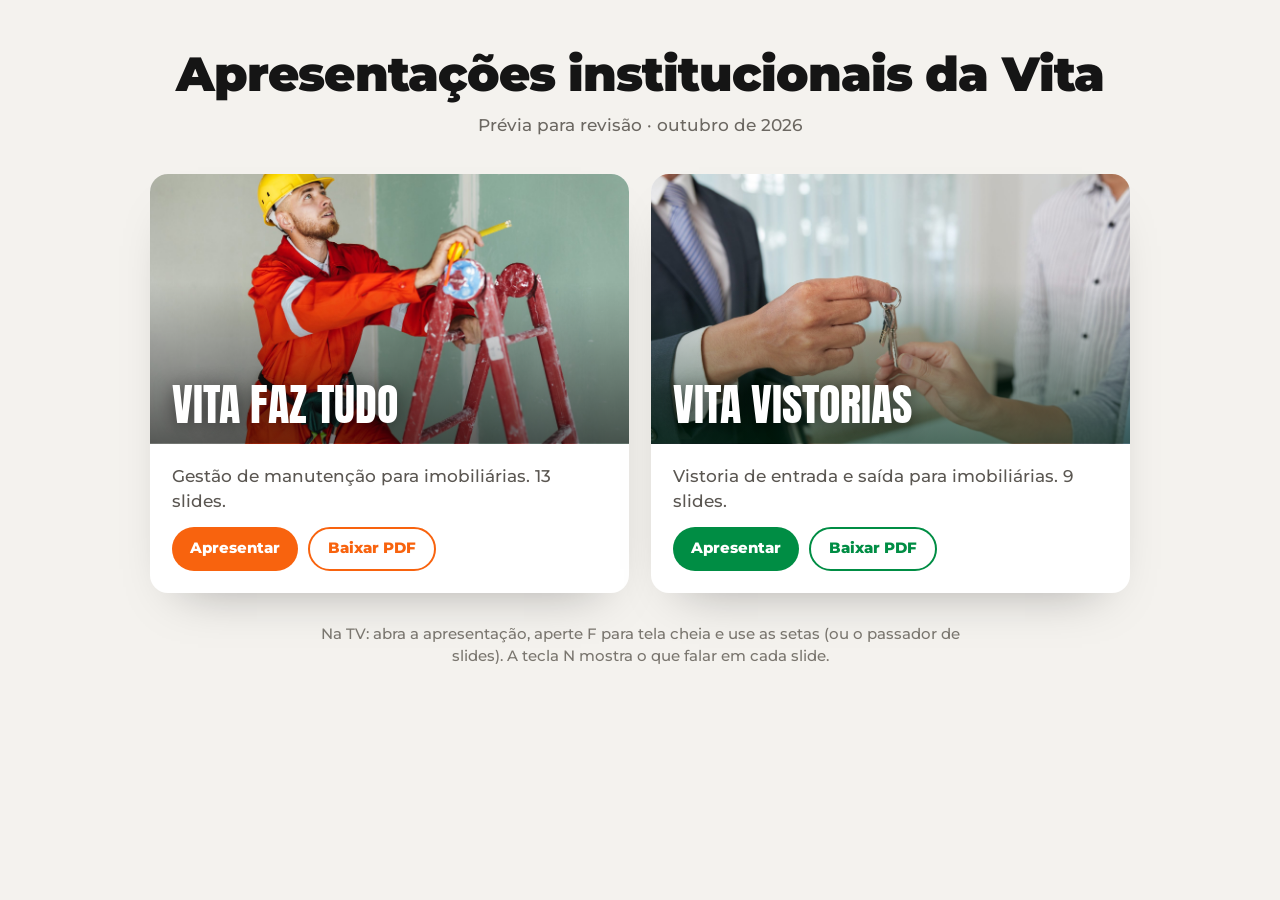
<file: institucional/index.html>
<!DOCTYPE html>
<html lang="pt-BR">
<head>
<meta charset="utf-8"><meta name="viewport" content="width=device-width, initial-scale=1">
<title>Vita · Apresentações institucionais</title>
<meta name="robots" content="noindex, nofollow">
<link rel="icon" href="img/selo-faz-tudo.png">
<link rel="preconnect" href="https://fonts.googleapis.com"><link rel="preconnect" href="https://fonts.gstatic.com" crossorigin>
<link href="https://fonts.googleapis.com/css2?family=Anton&family=Montserrat:wght@500;600;800;900&display=swap" rel="stylesheet">
<style>
:root{--laranja:#F8630E;--verde:#008D44;--tinta:#151515;--papel:#F4F2EE}
*{box-sizing:border-box}
body{margin:0;min-height:100vh;background:var(--papel);color:var(--tinta);font:500 17px/1.5 Montserrat,Arial,sans-serif;display:flex;flex-direction:column;align-items:center;padding:48px 16px}
h1{margin:0;font:900 clamp(30px,5vw,48px)/1.1 Montserrat,Arial,sans-serif;letter-spacing:-.02em;text-align:center}
.sub{margin:12px 0 36px;color:#6c6862;text-align:center}
.cards{display:grid;gap:22px;width:100%;max-width:980px}
@media(min-width:760px){.cards{grid-template-columns:1fr 1fr}}
.card{display:flex;flex-direction:column;border-radius:18px;overflow:hidden;background:#fff;box-shadow:0 24px 50px -30px rgba(0,0,0,.35);text-decoration:none;color:inherit}
.card .capa{aspect-ratio:16/9;background-size:cover;background-position:center;position:relative}
.card .capa b{position:absolute;left:22px;bottom:18px;font:400 clamp(30px,4vw,44px)/1 Anton,Impact,sans-serif;text-transform:uppercase;color:#fff;text-shadow:0 2px 18px rgba(0,0,0,.5)}
.card div.txt{padding:20px 22px 22px;display:flex;flex-direction:column;gap:12px}
.card p{margin:0;color:#5b5752}
.acoes{display:flex;flex-wrap:wrap;gap:10px}
.acoes span,.acoes a{display:inline-flex;align-items:center;min-height:44px;padding:0 18px;border-radius:30px;font-weight:800;font-size:15px;text-decoration:none}
.ft .acoes span{background:var(--laranja);color:#fff}.ft .acoes a{border:2px solid var(--laranja);color:var(--laranja)}
.vi .acoes span{background:var(--verde);color:#fff}.vi .acoes a{border:2px solid var(--verde);color:var(--verde)}
.ft .capa{background-image:linear-gradient(0deg,rgba(0,0,0,.55),transparent 60%),url(img/capa-tecnico.jpg)}
.vi .capa{background-image:linear-gradient(0deg,rgba(0,40,20,.6),transparent 60%),url(img/entrega-chaves.jpg)}
.dica{margin-top:30px;max-width:640px;text-align:center;color:#7a766f;font-size:15px}
</style>
</head>
<body>
<h1>Apresentações institucionais da Vita</h1>
<p class="sub">Prévia para revisão · outubro de 2026</p>
<div class="cards">
  <div class="card ft"><a href="faz-tudo/" style="text-decoration:none;color:inherit"><div class="capa"><b>Vita Faz Tudo</b></div></a><div class="txt"><p>Gestão de manutenção para imobiliárias. 13 slides.</p><div class="acoes"><a href="faz-tudo/" style="background:var(--laranja);color:#fff;border:0">Apresentar</a><a href="pdf/VITA-FAZ-TUDO-institucional.pdf" download>Baixar PDF</a></div></div></div>
  <div class="card vi"><a href="vistorias/" style="text-decoration:none;color:inherit"><div class="capa"><b>Vita Vistorias</b></div></a><div class="txt"><p>Vistoria de entrada e saída para imobiliárias. 9 slides.</p><div class="acoes"><a href="vistorias/" style="background:var(--verde);color:#fff;border:0">Apresentar</a><a href="pdf/VITA-VISTORIAS-institucional.pdf" download>Baixar PDF</a></div></div></div>
</div>
<p class="dica">Na TV: abra a apresentação, aperte F para tela cheia e use as setas (ou o passador de slides). A tecla N mostra o que falar em cada slide.</p>
</body>
</html>
</file>
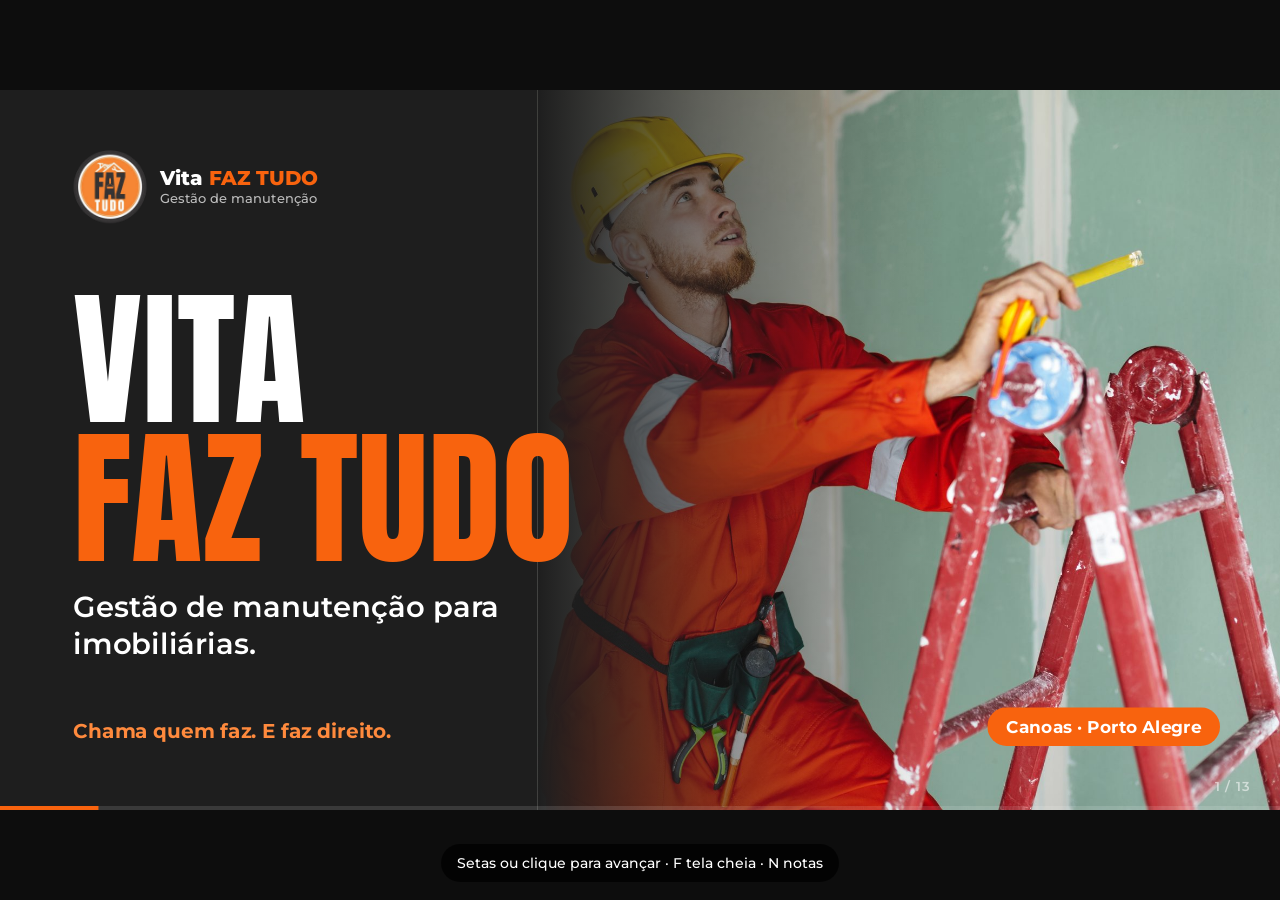
<file: institucional/faz-tudo/index.html>
<!DOCTYPE html>
<html lang="pt-BR">
<head>
<meta charset="utf-8"><meta name="viewport" content="width=device-width, initial-scale=1">
<title>Vita Faz Tudo · Apresentação institucional</title>
<meta name="robots" content="noindex, nofollow">
<meta name="description" content="Apresentação institucional da Vita Faz Tudo, gestão de manutenção para imobiliárias.">
<link rel="icon" href="../img/selo-faz-tudo.png">
<link rel="preconnect" href="https://fonts.googleapis.com"><link rel="preconnect" href="https://fonts.gstatic.com" crossorigin>
<link href="https://fonts.googleapis.com/css2?family=Anton&family=Montserrat:wght@400;500;600;700;800&display=swap" rel="stylesheet">
<link rel="stylesheet" href="../deck.css">
<style>
:root{--laranja:#F8630E;--laranja2:#FF8A3D;--tinta:#151515;--grafite:#1E1E1E;--papel:#F6F3EE;--cinza:#6E6A65;--cor:var(--laranja);--moldura:#0d0d0d}
.titulo{font-family:Anton,Impact,'Arial Narrow',sans-serif;font-weight:400;text-transform:uppercase;line-height:.95;letter-spacing:.005em}
.escuro{background:var(--grafite);color:#fff}
.claro{background:var(--papel)}
.rot{font:700 22px/1.2 Montserrat,Arial,sans-serif;letter-spacing:.16em;text-transform:uppercase;color:var(--laranja)}
.txt{font:500 34px/1.45 Montserrat,Arial,sans-serif}
.marca{position:absolute;display:flex;align-items:center;gap:20px;z-index:3}
.marca img{width:110px;height:110px}
.marca b{font:800 30px/1.1 Montserrat,Arial,sans-serif}
.marca b span{color:var(--laranja)}
.marca small{display:block;font:500 20px/1.3 Montserrat,Arial,sans-serif;opacity:.7}
.risco{display:block;width:120px;height:8px;background:var(--laranja);margin:34px 0}

/* 1 capa */
.capa .foto{right:0;top:0;bottom:0;width:58%}
.capa .foto::after{content:'';position:absolute;inset:0;background:linear-gradient(90deg,var(--grafite) 0%,rgba(30,30,30,.55) 22%,rgba(30,30,30,0) 55%)}
.capa .marca{left:110px;top:90px}
.capa .bloco{position:absolute;left:110px;top:300px;width:900px;z-index:2}
.capa h1{font-size:220px;color:#fff}
.capa h1 em{font-style:normal;color:var(--laranja)}
.capa .sub{margin-top:30px;font:600 44px/1.25 Montserrat,Arial,sans-serif;max-width:820px}
.capa .lema{position:absolute;left:110px;bottom:100px;font:700 30px/1.2 Montserrat,Arial,sans-serif;color:var(--laranja2);z-index:2}
.capa .praca{position:absolute;right:90px;bottom:96px;z-index:2;padding:16px 28px;border-radius:40px;background:var(--laranja);font:700 26px/1 Montserrat,Arial,sans-serif;color:#fff}

/* 2 quem somos */
.quem .num{position:absolute;left:110px;top:150px;font-family:Anton,Impact,sans-serif;font-size:520px;line-height:.82;color:var(--laranja)}
.quem .num small{display:block;margin-top:30px;font:800 54px/1.1 Montserrat,Arial,sans-serif;color:var(--tinta);text-transform:none}
.quem .lado{position:absolute;left:1000px;top:190px;width:800px}
.quem .lado h2{font-size:96px;color:var(--tinta)}
.quem .lado .txt{margin-top:10px;color:#3a3734}
.quem .lado .txt+.txt{margin-top:26px}

/* 3 frase */
.frase .foto{inset:0}
.frase .foto::after{content:'';position:absolute;inset:0;background:linear-gradient(0deg,rgba(18,18,18,.96) 22%,rgba(18,18,18,.62) 70%,rgba(18,18,18,.4))}
.frase .bloco{position:absolute;left:110px;right:110px;bottom:130px;z-index:2}
.frase h2{font-size:200px;color:#fff;max-width:1500px}
.frase p{margin-top:36px;font:700 54px/1.2 Montserrat,Arial,sans-serif;color:var(--laranja)}
.frase p small{display:block;margin-top:14px;font:500 30px/1.4 Montserrat,Arial,sans-serif;color:#d4d0cb}

/* 4 foco */
.foco .foto{right:0;top:0;bottom:0;width:44%}
.foco .bloco{position:absolute;left:110px;top:130px;width:980px}
.foco h2{font-size:100px;color:var(--tinta)}
.foco h2 em{font-style:normal;color:var(--laranja)}
.foco ul{margin-top:60px;display:grid;gap:30px}
.foco li{display:flex;gap:26px;align-items:baseline;font:600 38px/1.3 Montserrat,Arial,sans-serif;color:#2b2926}
.foco li i{flex:none;width:18px;height:18px;border-radius:50%;background:var(--laranja);transform:translateY(-4px)}

/* 5 portfólio */
.port .topo{position:absolute;left:110px;top:90px;right:110px;display:flex;justify-content:space-between;align-items:flex-end}
.port h2{font-size:130px;color:var(--tinta)}
.port .topo p{font:500 30px/1.4 Montserrat,Arial,sans-serif;color:var(--cinza);text-align:right;max-width:560px}
.port .cards{position:absolute;left:110px;right:110px;top:330px;bottom:90px;display:grid;grid-template-columns:repeat(4,1fr);gap:30px}
.port .card{position:relative;border-radius:22px;overflow:hidden;background:#222}
.port .card .foto{inset:0}
.port .card .foto::after{content:'';position:absolute;inset:0;background:linear-gradient(0deg,rgba(15,15,15,.95) 30%,rgba(15,15,15,.1) 70%)}
.port .card div{position:absolute;left:34px;right:30px;bottom:34px;z-index:2;color:#fff}
.port .card h3{font-family:Anton,Impact,sans-serif;font-weight:400;font-size:62px;line-height:1;text-transform:uppercase}
.port .card h3::before{content:'';display:block;width:56px;height:6px;background:var(--laranja);margin-bottom:20px}
.port .card p{margin-top:16px;font:500 25px/1.45 Montserrat,Arial,sans-serif;color:#e4e0db}

/* 6 lista */
.lista .bloco{position:absolute;left:110px;top:110px;width:640px}
.lista h2{font-size:150px}
.lista h2 em{font-style:normal;color:var(--laranja)}
.lista .bloco p{margin-top:40px;font:500 32px/1.45 Montserrat,Arial,sans-serif;color:#cfcac4}
.lista ol{position:absolute;left:840px;right:110px;top:120px;display:grid;grid-template-columns:1fr 1fr;column-gap:60px}
.lista li{display:flex;gap:24px;align-items:baseline;padding:24px 0;border-bottom:2px solid rgba(255,255,255,.12);font:600 36px/1.25 Montserrat,Arial,sans-serif}
.lista li span{flex:none;width:48px;font:700 22px/1 Montserrat,Arial,sans-serif;color:var(--laranja)}

/* 7 como funciona */
.fluxo h2{position:absolute;left:110px;top:100px;font-size:130px;color:var(--tinta)}
.fluxo ol{position:absolute;left:110px;right:110px;top:380px;display:grid;grid-template-columns:repeat(4,1fr);gap:34px}
.fluxo li{position:relative;padding:44px 36px 50px;border-radius:22px;background:#fff;box-shadow:0 24px 60px -30px rgba(0,0,0,.35);min-height:470px}
.fluxo li b{display:block;font-family:Anton,Impact,sans-serif;font-weight:400;font-size:120px;line-height:1;color:var(--laranja)}
.fluxo li h3{margin-top:26px;font:800 44px/1.15 Montserrat,Arial,sans-serif;color:var(--tinta)}
.fluxo li p{margin-top:20px;font:500 28px/1.45 Montserrat,Arial,sans-serif;color:#4a4642}
.fluxo li:not(:last-child)::after{content:'';position:absolute;top:96px;right:-30px;width:26px;height:26px;border-top:6px solid var(--laranja);border-right:6px solid var(--laranja);transform:rotate(45deg);z-index:2}

/* 8 sistema */
.sist .bloco{position:absolute;left:110px;top:110px;width:980px}
.sist h2{font-size:130px}
.sist h2 em{font-style:normal;color:var(--laranja)}
.sist .lema2{margin-top:24px;font:600 36px/1.3 Montserrat,Arial,sans-serif;color:#e8e4df}
.sist ul{margin-top:40px;display:grid;gap:20px}
.sist li{display:flex;gap:22px;align-items:baseline;font:500 32px/1.35 Montserrat,Arial,sans-serif;color:#d9d4ce}
.sist li::before{content:'';flex:none;width:30px;height:4px;background:var(--laranja);transform:translateY(-8px)}
.sist .cel{position:absolute;right:240px;top:70px;width:520px;height:940px;padding:16px;border-radius:64px;background:#0b0b0b;box-shadow:0 0 0 3px #3a3a3a,0 50px 90px rgba(0,0,0,.6)}
.sist .cel video{width:100%;height:100%;object-fit:cover;border-radius:50px}
.sist .cel small{position:absolute;left:0;right:0;bottom:-46px;text-align:center;font:500 20px/1 Montserrat,Arial,sans-serif;color:#8d8882}

/* 9 link */
.link{background:var(--laranja);color:#fff}
.link .bloco{position:absolute;left:110px;top:120px;width:860px}
.link h2{font-size:150px;color:var(--tinta)}
.link .bloco p{margin-top:40px;font:600 38px/1.4 Montserrat,Arial,sans-serif}
.link ol{position:absolute;right:110px;top:150px;width:760px;display:grid;gap:26px}
.link li{display:flex;gap:30px;align-items:center;padding:34px 40px;border-radius:24px;background:#fff;color:var(--tinta)}
.link li b{flex:none;display:grid;place-items:center;width:84px;height:84px;border-radius:50%;background:var(--grafite);color:#fff;font:400 44px/1 Anton,Impact,sans-serif}
.link li h3{font:800 36px/1.2 Montserrat,Arial,sans-serif}
.link li p{margin-top:6px;font:500 26px/1.4 Montserrat,Arial,sans-serif;color:#57524d}

/* 10 antes e depois */
.prova h2{position:absolute;left:110px;top:90px;font-size:110px;color:var(--tinta)}
.prova h2 em{font-style:normal;color:var(--laranja)}
.prova .pares{position:absolute;left:110px;top:340px;width:1130px;bottom:110px;display:grid;grid-template-columns:1fr 1fr;gap:24px}
.prova figure{position:relative;border-radius:22px;overflow:hidden}
.prova figure img{width:100%;height:100%;object-fit:cover}
.prova figcaption{position:absolute;left:24px;top:24px;padding:12px 22px;border-radius:30px;background:var(--grafite);color:#fff;font:700 24px/1 Montserrat,Arial,sans-serif;letter-spacing:.06em;text-transform:uppercase}
.prova figure+figure figcaption{background:var(--laranja)}
.prova .lado{position:absolute;left:1310px;right:110px;top:360px}
.prova .lado li{padding:28px 0;border-bottom:2px solid rgba(0,0,0,.1);font:700 36px/1.25 Montserrat,Arial,sans-serif;color:var(--tinta)}
.prova .lado li span{display:block;margin-top:8px;font:500 24px/1.4 Montserrat,Arial,sans-serif;color:var(--cinza)}
.prova .aviso{position:absolute;left:110px;bottom:56px;font:500 20px/1 Montserrat,Arial,sans-serif;color:#8a857f}

/* 11 números */
.nums .rot{position:absolute;left:110px;top:120px}
.nums h2{position:absolute;left:110px;top:180px;font-size:120px}
.nums .linha{position:absolute;left:110px;right:110px;top:420px;display:grid;grid-template-columns:repeat(3,1fr);gap:40px}
.nums .linha div{border-top:6px solid var(--laranja);padding-top:30px}
.nums .linha b{display:block;font-family:Anton,Impact,sans-serif;font-weight:400;font-size:300px;line-height:.9;color:#fff;font-variant-numeric:tabular-nums}
.nums .linha span{display:block;margin-top:18px;font:700 44px/1.1 Montserrat,Arial,sans-serif;color:var(--laranja2)}
.nums .fonte{position:absolute;left:110px;bottom:90px;font:500 26px/1.4 Montserrat,Arial,sans-serif;color:#a9a39c}

/* 12 clientes */
.cli h2{position:absolute;left:110px;top:110px;font-size:130px;color:var(--tinta)}
.cli .sub{position:absolute;left:110px;top:290px;font:500 34px/1.4 Montserrat,Arial,sans-serif;color:var(--cinza)}
.cli ul{position:absolute;left:110px;right:110px;top:400px;display:grid;grid-template-columns:repeat(3,1fr);gap:26px}
.cli li{height:262px;border-radius:24px;background:#fff;display:flex;flex-direction:column;align-items:center;justify-content:center;gap:22px;padding:30px 40px;box-shadow:0 24px 60px -34px rgba(0,0,0,.35)}
.cli li img{max-width:100%;max-height:150px;object-fit:contain}
.cli li span{font:600 24px/1.2 Montserrat,Arial,sans-serif;color:var(--cinza)}
.cli li.nome strong{font:800 50px/1.05 Montserrat,Arial,sans-serif;color:#2c4a6b;text-align:center}

/* 13 oferta e contato */
.fim .foto{right:0;top:0;bottom:0;width:42%}
.fim .foto::after{content:'';position:absolute;inset:0;background:linear-gradient(90deg,var(--grafite),rgba(30,30,30,0) 45%)}
.fim .bloco{position:absolute;left:110px;top:100px;width:1180px;z-index:2}
.fim h2{font-size:132px}
.fim h2 em{font-style:normal;color:var(--laranja)}
.fim .of{margin-top:30px;font:600 40px/1.35 Montserrat,Arial,sans-serif;color:#e8e4df}
.fim .contato{position:absolute;left:110px;bottom:100px;display:flex;align-items:center;gap:50px;z-index:2}
.fim .contato img{width:230px;height:230px;border-radius:18px;background:#fff;padding:14px}
.fim .contato b{display:block;font:400 92px/1 Anton,Impact,sans-serif;letter-spacing:.01em}
.fim .contato span{display:block;margin-top:14px;font:600 30px/1.3 Montserrat,Arial,sans-serif;color:var(--laranja2)}
.fim .selo{position:absolute;right:110px;bottom:100px;width:200px;z-index:2}
</style>
</head>
<body>
<div class="deck">
<div class="palco">

<section class="slide escuro capa" data-nota="Bom dia. Eu sou o Carlos, da Vita Faz Tudo.|Nós cuidamos da manutenção dos imóveis das imobiliárias de Canoas e Porto Alegre: do chamado ao relatório final.|Nos próximos minutos eu mostro quem somos, o que fazemos e como trabalhamos com vocês.">
  <div class="foto zoom" style="background-image:url(../img/capa-tecnico.jpg);background-position:62% 30%"></div>
  <div class="marca" data-in><img src="../img/selo-faz-tudo.png" alt="Selo Vita Faz Tudo"><div><b>Vita <span>FAZ TUDO</span></b><small>Gestão de manutenção</small></div></div>
  <div class="bloco"><h1 class="titulo" data-in style="--d:1">Vita<br><em>Faz Tudo</em></h1><p class="sub" data-in style="--d:2">Gestão de manutenção para imobiliárias.</p></div>
  <p class="lema" data-in style="--d:3">Chama quem faz. E faz direito.</p>
  <span class="praca" data-in style="--d:4">Canoas · Porto Alegre</span>
</section>

<section class="slide claro quem" data-nota="CONFIRMAR COM O CARLOS: ano de fundação e história. Os 15 anos vêm dos posts da própria Vita (&quot;Mais de 15 anos de experiência&quot;).|Contar como a empresa começou e por que decidiu atender imobiliárias.|Frase de apoio: quem faz o serviço é quem entende do serviço.">
  <p class="num" data-in>+15<small>anos de experiência<br>em manutenção</small></p>
  <div class="lado">
    <p class="rot" data-in style="--d:1">Quem somos</p>
    <span class="risco" data-in style="--d:1"></span>
    <h2 class="titulo" data-in style="--d:2">Mestre das pequenas obras.</h2>
    <p class="txt" data-in style="--d:3">Reparos, manutenção e instalações em casas, apartamentos e salas comerciais.</p>
    <p class="txt" data-in style="--d:4">Hoje somos o braço de manutenção das imobiliárias: um só contato, do problema ao relatório.</p>
  </div>
</section>

<section class="slide escuro frase" data-nota="Pergunta para a sala: quantas vezes o prestador sumiu no meio do serviço?|A imobiliária fica entre o inquilino que reclama e o proprietário que cobra.|A Vita existe para tirar esse peso de vocês.">
  <div class="foto zoom" style="background-image:url(../img/pintura.jpg);background-position:center 30%"></div>
  <div class="bloco"><h2 class="titulo" data-in>Cansou de gente que não resolve?</h2><p data-in style="--d:2">Chama quem faz. E faz direito.<small>Inquilino ligando, proprietário cobrando, prestador que some. Esse problema tem solução.</small></p></div>
</section>

<section class="slide claro foco" data-nota="Nosso foco é a imobiliária. Vocês cuidam dos imóveis e dos clientes, nós cuidamos da manutenção.|Um contato só para qualquer reparo, orçamento antes de começar e relatório com foto no final.">
  <div class="foto" style="background-image:url(../img/tecnico-ferramentas.jpg);background-position:45% center"></div>
  <div class="bloco">
    <p class="rot" data-in>Nosso foco</p><span class="risco" data-in></span>
    <h2 class="titulo" data-in style="--d:1">Sua equipe administra imóveis.<br><em>A Vita administra a manutenção.</em></h2>
    <ul><li data-in style="--d:2"><i></i>Um só contato para todo tipo de reparo</li><li data-in style="--d:3"><i></i>Orçamento antes, serviço depois</li><li data-in style="--d:4"><i></i>Relatório com foto ao final de cada serviço</li></ul>
  </div>
</section>

<section class="slide claro port" data-nota="Estas são as quatro frentes que mais aparecem no dia a dia das imobiliárias.|Exemplos reais do que atendemos: vazamento, disjuntor, persiana arrebentada, calha furada, porta arrastando, pintura de entrega.">
  <div class="topo"><h2 class="titulo" data-in>O que fazemos</h2><p data-in style="--d:1">Profissionais por especialidade, com a gestão da Vita do início ao fim.</p></div>
  <div class="cards">
    <article class="card" data-in style="--d:1"><div class="foto" style="background-image:url(../img/hidraulica.jpg);background-position:40% center"></div><div><h3>Hidráulica</h3><p>Vazamentos, descargas, torneiras, registros e aquecedores.</p></div></article>
    <article class="card" data-in style="--d:2"><div class="foto" style="background-image:url(../img/eletrica.jpg);background-position:60% center"></div><div><h3>Elétrica</h3><p>Disjuntores, tomadas, iluminação, chuveiros e curtos.</p></div></article>
    <article class="card" data-in style="--d:3"><div class="foto" style="background-image:url(../img/marcenaria.jpg);background-position:35% center"></div><div><h3>Marcenaria</h3><p>Portas, janelas, armários, persianas e fechaduras.</p></div></article>
    <article class="card" data-in style="--d:4"><div class="foto" style="background-image:url(../img/pintura.jpg);background-position:70% center"></div><div><h3>Manutenção geral</h3><p>Pintura, telhados, calhas, alvenaria, piso e azulejo.</p></div></article>
  </div>
</section>

<section class="slide escuro lista" data-nota="A lista completa. O ponto é: a imobiliária não precisa ter um prestador para cada coisa.|Um chamado só, e a Vita encaminha para o profissional certo.">
  <div class="bloco"><p class="rot" data-in>Portfólio completo</p><span class="risco" data-in></span><h2 class="titulo" data-in style="--d:1">Um contato.<br><em>Todos os reparos.</em></h2><p data-in style="--d:2">Pare de procurar um prestador para cada problema.</p></div>
  <ol>
    <li data-in style="--d:1"><span>01</span>Reparos hidráulicos</li><li data-in style="--d:1"><span>02</span>Reparos elétricos</li>
    <li data-in style="--d:2"><span>03</span>Marcenaria</li><li data-in style="--d:2"><span>04</span>Pintura</li>
    <li data-in style="--d:3"><span>05</span>Telhados e calhas</li><li data-in style="--d:3"><span>06</span>Portas e janelas</li>
    <li data-in style="--d:4"><span>07</span>Piso e azulejos</li><li data-in style="--d:4"><span>08</span>Alvenaria</li>
    <li data-in style="--d:5"><span>09</span>Serralheria</li><li data-in style="--d:5"><span>10</span>Cercas elétricas e alarmes</li>
    <li data-in style="--d:6"><span>11</span>Refrigeração</li><li data-in style="--d:6"><span>12</span>Pequenas reformas</li>
  </ol>
</section>

<section class="slide claro fluxo" data-nota="Como funciona na prática, em quatro passos.|O chamado pode ser aberto pela imobiliária ou pelo próprio inquilino, pelo link.|Nada é executado sem a aprovação da imobiliária. E todo serviço fecha com relatório.">
  <h2 class="titulo" data-in>Como funciona</h2>
  <ol>
    <li data-in style="--d:1"><b>01</b><h3>Chamado aberto</h3><p>Pela imobiliária ou pelo inquilino, com foto do problema.</p></li>
    <li data-in style="--d:2"><b>02</b><h3>Orçamento</h3><p>O profissional avalia e a Vita envia o valor.</p></li>
    <li data-in style="--d:3"><b>03</b><h3>Aprovação</h3><p>Nada é feito sem o ok da imobiliária.</p></li>
    <li data-in style="--d:4"><b>04</b><h3>Relatório</h3><p>Fotos de antes e depois, data e valor.</p></li>
  </ol>
</section>

<section class="slide escuro sist" data-nota="Além do serviço, a imobiliária tem um sistema próprio para acompanhar tudo.|Cada OS mostra em que etapa está. O histórico de cada imóvel fica guardado.|Este vídeo mostra um chamado do começo ao fim.">
  <div class="bloco">
    <p class="rot" data-in>Tecnologia a favor da imobiliária</p><span class="risco" data-in></span>
    <h2 class="titulo" data-in style="--d:1">Menos WhatsApp.<br><em>Mais controle.</em></h2>
    <p class="lema2" data-in style="--d:2">Tudo sob controle. Sua imobiliária na palma da mão.</p>
    <ul><li data-in style="--d:3">Cada OS com a etapa à vista, em tempo real</li><li data-in style="--d:4">Histórico de cada imóvel: o que foi feito, quando e quanto</li><li data-in style="--d:5">Avisos por e-mail a cada mudança</li></ul>
  </div>
  <div class="cel" data-in style="--d:2"><video src="../video/em-acao.mp4" poster="../img/em-acao-poster.jpg" muted loop playsinline preload="metadata" data-auto></video><small>Vita Faz Tudo em ação</small></div>
</section>

<section class="slide link escuro" data-nota="Esta é a novidade que as imobiliárias mais gostam.|A imobiliária gera um link no painel dela e manda para o inquilino. O inquilino abre o chamado sozinho, sem login.|O chamado cai direto na conta da imobiliária, com aviso.">
  <div class="bloco"><p class="rot" data-in style="color:#fff">Novidade</p><span class="risco" data-in style="background:#fff"></span><h2 class="titulo" data-in style="--d:1">O inquilino abre o chamado sozinho.</h2><p data-in style="--d:2">Sem ligação, sem conversa solta. A imobiliária só acompanha.</p></div>
  <ol>
    <li data-in style="--d:2"><b>1</b><div><h3>A imobiliária manda o link</h3><p>Ou o QR Code, gerado no painel dela.</p></div></li>
    <li data-in style="--d:3"><b>2</b><div><h3>O inquilino descreve o problema</h3><p>Pelo celular, sem login e sem instalar nada.</p></div></li>
    <li data-in style="--d:4"><b>3</b><div><h3>A OS cai na conta da imobiliária</h3><p>Com aviso para a imobiliária e para a Vita.</p></div></li>
  </ol>
</section>

<section class="slide claro prova" data-nota="Todo serviço termina com prova: foto de antes, foto de depois, data e valor.|Isso protege a imobiliária com o proprietário e com o inquilino. Se alguém disser que já estava assim, o registro está lá.|As fotos deste slide são ilustrativas.">
  <h2 class="titulo" data-in>Todo serviço termina<br><em>com prova.</em></h2>
  <div class="pares"><figure data-in style="--d:1"><img src="../img/antes.jpg" alt="Antes do serviço, imagem ilustrativa"><figcaption>Antes</figcaption></figure><figure data-in style="--d:2"><img src="../img/depois.jpg" alt="Depois do serviço, imagem ilustrativa"><figcaption>Depois</figcaption></figure></div>
  <ul class="lado"><li data-in style="--d:2">Foto e data<span>Do problema e do serviço pronto.</span></li><li data-in style="--d:3">Valor registrado<span>Prestação de contas para o proprietário.</span></li><li data-in style="--d:4">Histórico do imóvel<span>Tudo o que já foi feito, num lugar só.</span></li></ul>
  <p class="aviso">Imagens ilustrativas.</p>
</section>

<section class="slide escuro nums" data-nota="Estes números saem do nosso sistema, não são estimativa.|De maio até agora: 62 chamados, em 53 imóveis diferentes, de 4 imobiliárias.">
  <p class="rot" data-in>Em números</p>
  <h2 class="titulo" data-in style="--d:1">O que já passou pela Vita.</h2>
  <div class="linha">
    <div data-in style="--d:2"><b data-conta="62">62</b><span>chamados</span></div>
    <div data-in style="--d:3"><b data-conta="53">53</b><span>imóveis</span></div>
    <div data-in style="--d:4"><b data-conta="4">4</b><span>imobiliárias</span></div>
  </div>
  <p class="fonte" data-in style="--d:5">Registrados no sistema da Vita Faz Tudo, de maio a outubro de 2026.</p>
</section>

<section class="slide claro cli" data-nota="Estas são as imobiliárias que já trabalham com a gente, em Canoas e região.|Pode contar: cada uma com o seu histórico, os seus chamados e o seu relatório.">
  <h2 class="titulo" data-in>Quem já trabalha com a gente</h2>
  <p class="sub" data-in style="--d:1">Imobiliárias de Canoas e região que trabalham com a Vita.</p>
  <ul>
    <li data-in style="--d:2"><img src="../img/gestao.png" alt="Logo da Imobiliária Gestão"><span>Imobiliária Gestão</span></li>
    <li data-in style="--d:3"><img src="../img/alpha-invest.png" alt="Logo da Alpha Invest"><span>Alpha Invest</span></li>
    <li data-in style="--d:4"><img src="../img/uniclass.png" alt="Logo da Uniclass Imóveis"><span>Uniclass Imóveis</span></li>
    <li data-in style="--d:5"><img src="../img/etc.png" alt="Logo da ETC Imóveis"><span>ETC Imóveis</span></li>
    <li data-in style="--d:6"><img src="../img/morada.png" alt="Logo da Morada Imóveis"><span>Morada Imóveis</span></li>
    <li class="nome" data-in style="--d:7"><strong>Moinhos<br>Imóveis</strong><span>Moinhos Imóveis</span></li>
  </ul>
</section>

<section class="slide escuro fim" data-nota="Para começar, a proposta é simples: um caso real.|No primeiro chamado, a mão de obra é por nossa conta, até R$ 200.|Me chamem no WhatsApp ou apontem a câmera para o QR Code.">
  <div class="foto" style="background-image:url(../img/hidraulica.jpg);background-position:35% center"></div>
  <div class="bloco"><p class="rot" data-in>Para começar</p><span class="risco" data-in></span><h2 class="titulo" data-in style="--d:1">Sua primeira OS<br><em>é por nossa conta.</em></h2><p class="of" data-in style="--d:2">No primeiro chamado, a mão de obra é nossa, até R$&nbsp;200.</p></div>
  <div class="contato" data-in style="--d:3"><img src="../img/qr-whatsapp.png" alt="QR Code do WhatsApp da Vita"><div><b>(51) 99327-7490</b><span>WhatsApp · Canoas e Porto Alegre</span></div></div>
  <img class="selo" src="../img/selo-faz-tudo.png" alt="" data-in style="--d:4">
</section>

<div class="rodape"><i></i></div>
<p class="contador"></p>
</div>
</div>
<p class="ajuda">Setas ou clique para avançar · F tela cheia · N notas</p>
<dialog class="notas"><h2></h2><div class="corpo"></div><small>N ou Esc para fechar</small></dialog>
<script src="../deck.js"></script>
</body>
</html>
</file>
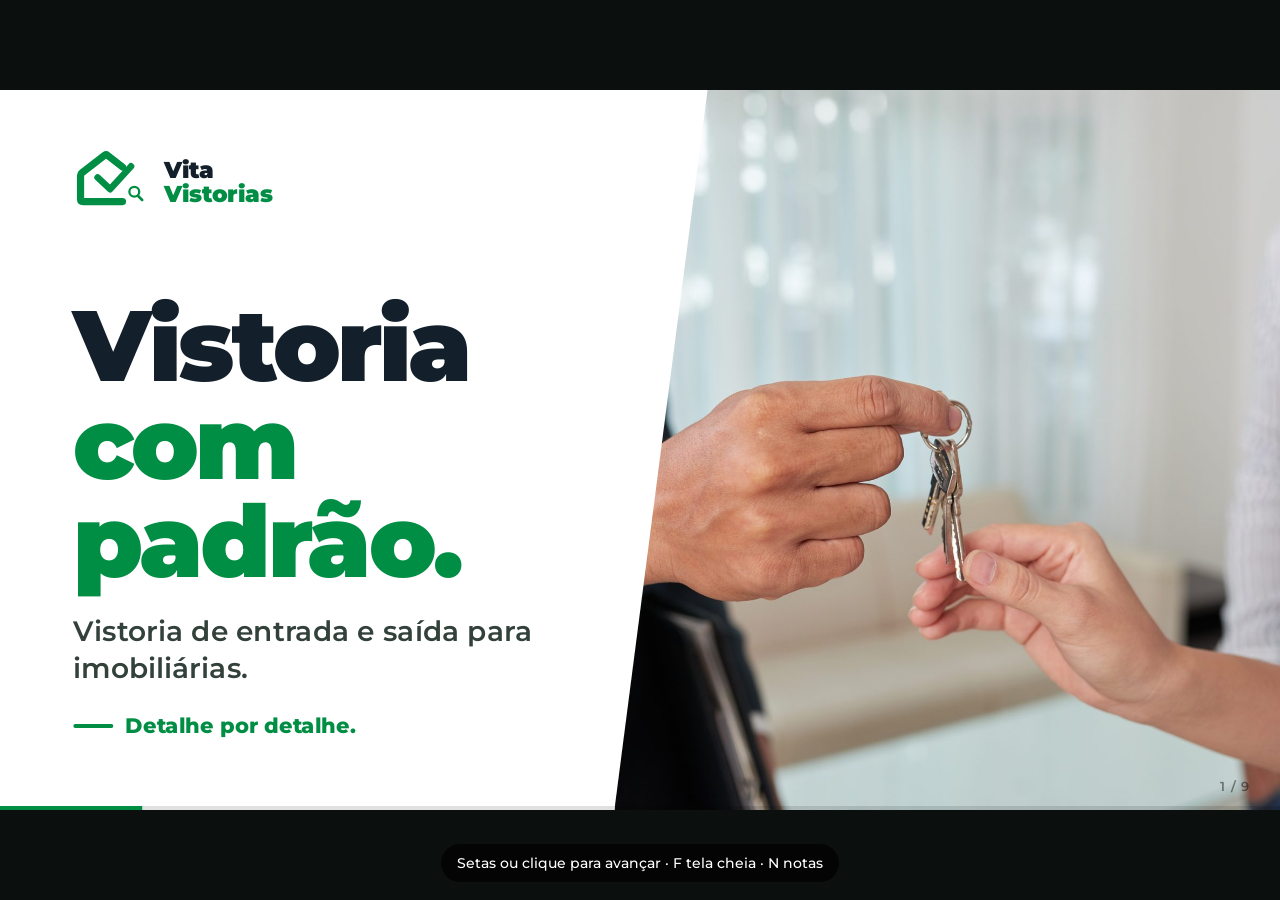
<file: institucional/vistorias/index.html>
<!DOCTYPE html>
<html lang="pt-BR">
<head>
<meta charset="utf-8"><meta name="viewport" content="width=device-width, initial-scale=1">
<title>Vita Vistorias · Apresentação institucional</title>
<meta name="robots" content="noindex, nofollow">
<meta name="description" content="Apresentação institucional da Vita Vistorias, vistoria de entrada e saída para imobiliárias.">
<link rel="icon" href="../img/logo-vistorias.svg">
<link rel="preconnect" href="https://fonts.googleapis.com"><link rel="preconnect" href="https://fonts.gstatic.com" crossorigin>
<link href="https://fonts.googleapis.com/css2?family=Montserrat:wght@400;500;600;700;800;900&display=swap" rel="stylesheet">
<link rel="stylesheet" href="../deck.css">
<style>
:root{--verde:#008D44;--verde2:#2FBF71;--verdeEsc:#00532A;--tinta:#13202B;--papel:#F1F4F2;--cinza:#5D6B66;--cor:var(--verde);--moldura:#0b100e}
.titulo{font:900 100px/1.02 Montserrat,Arial,sans-serif;letter-spacing:-.025em}
.escuro{background:var(--tinta);color:#fff}
.claro{background:var(--papel);color:var(--tinta)}
.verde{background:var(--verde);color:#fff}
.rot{font:800 22px/1.2 Montserrat,Arial,sans-serif;letter-spacing:.16em;text-transform:uppercase;color:var(--verde)}
.risco{display:block;width:120px;height:8px;border-radius:4px;background:var(--verde);margin:30px 0}
.marca{position:absolute;display:flex;align-items:center;gap:18px;z-index:3}
.marca img{width:118px;height:auto}
.marca b{font:900 34px/1.05 Montserrat,Arial,sans-serif;color:var(--tinta)}
.marca b span{display:block;color:var(--verde)}

/* 1 capa */
.capa{background:#fff}
.capa .foto{right:0;top:0;bottom:0;width:52%;clip-path:polygon(14% 0,100% 0,100% 100%,0 100%)}
.capa .marca{left:110px;top:90px}
.capa .bloco{position:absolute;left:110px;top:310px;width:860px}
.capa h1{font:900 150px/.98 Montserrat,Arial,sans-serif;letter-spacing:-.035em;color:var(--tinta)}
.capa h1 em{font-style:normal;color:var(--verde)}
.capa .sub{margin-top:34px;font:600 42px/1.3 Montserrat,Arial,sans-serif;color:#33413b}
.capa .lema{position:absolute;left:110px;bottom:110px;display:flex;align-items:center;gap:18px;font:800 32px/1 Montserrat,Arial,sans-serif;color:var(--verde)}
.capa .lema::before{content:'';width:60px;height:6px;border-radius:3px;background:var(--verde)}

/* 2 pergunta */
.perg .bloco{position:absolute;left:150px;right:150px;top:50%;transform:translateY(-50%)}
.perg .bloco[data-in]{transform:translateY(calc(-50% + 28px))}
.slide.on.perg .bloco[data-in]{transform:translateY(-50%)}
.perg p{font:700 46px/1.3 Montserrat,Arial,sans-serif;color:#d6f5e4}
.perg h2{margin-top:24px;font:900 150px/1 Montserrat,Arial,sans-serif;letter-spacing:-.03em}
.perg h2 em{font-style:normal;color:var(--tinta)}
.perg .casa{position:absolute;right:-80px;bottom:-140px;width:720px;opacity:.12;--casa:#fff;--check:#fff}

/* 3 problema */
.prob .bloco{position:absolute;left:110px;top:250px;width:820px}
.prob h2{color:#fff}
.prob h2 em{font-style:normal;color:var(--verde2)}
.prob .bloco p{margin-top:36px;font:500 34px/1.45 Montserrat,Arial,sans-serif;color:#b9c6c0}
.prob ul{position:absolute;right:110px;top:230px;width:800px;display:grid;gap:26px}
.prob li{display:flex;gap:28px;align-items:flex-start;padding:38px 40px;border-radius:22px;background:rgba(255,255,255,.06);border:2px solid rgba(255,255,255,.08)}
.prob li b{flex:none;display:grid;place-items:center;width:64px;height:64px;border-radius:50%;background:rgba(255,92,72,.16);color:#ff8a76;font:900 34px/1 Montserrat,Arial,sans-serif}
.prob li h3{font:800 36px/1.2 Montserrat,Arial,sans-serif}
.prob li p{margin-top:8px;font:500 26px/1.4 Montserrat,Arial,sans-serif;color:#a9b6b0}

/* 4 resposta */
.resp .foto{left:0;top:0;bottom:0;width:46%}
.resp .bloco{position:absolute;left:990px;right:110px;top:150px}
.resp h2 em{font-style:normal;color:var(--verde)}
.resp ul{margin-top:56px;display:grid;gap:26px}
.resp li{display:flex;gap:24px;align-items:baseline;font:600 36px/1.3 Montserrat,Arial,sans-serif;color:#2a3833}
.resp li::before{content:'✓';flex:none;display:grid;place-items:center;width:44px;height:44px;border-radius:50%;background:var(--verde);color:#fff;font:900 24px/1 Montserrat,Arial,sans-serif;transform:translateY(4px)}

/* 5 como funciona */
.fluxo h2{position:absolute;left:110px;top:100px}
.fluxo ol{position:absolute;left:110px;right:110px;top:360px;display:grid;grid-template-columns:repeat(4,1fr);gap:30px}
.fluxo li{position:relative;padding:46px 38px;border-radius:24px;background:#fff;box-shadow:0 26px 60px -32px rgba(0,40,20,.35);min-height:500px;border-top:10px solid var(--verde)}
.fluxo li b{display:block;font:900 96px/1 Montserrat,Arial,sans-serif;color:var(--verde);letter-spacing:-.04em}
.fluxo li h3{margin-top:26px;font:800 42px/1.15 Montserrat,Arial,sans-serif}
.fluxo li p{margin-top:20px;font:500 28px/1.45 Montserrat,Arial,sans-serif;color:#4b5853}

/* 6 detalhe por detalhe */
.det .foto{right:0;top:0;bottom:0;width:40%}
.det .bloco{position:absolute;left:110px;top:90px;width:1050px}
.det h2{font-size:96px}
.det h2 em{font-style:normal;color:var(--verde)}
.det .bloco>p{margin-top:24px;font:600 36px/1.35 Montserrat,Arial,sans-serif;color:#33413b}
.det .amb{position:absolute;left:110px;top:600px;width:1000px;display:grid;grid-template-columns:repeat(3,1fr);gap:22px}
.det .amb div{padding:30px 32px;border-radius:20px;background:#fff;box-shadow:0 20px 50px -34px rgba(0,40,20,.4)}
.det .amb h3{display:flex;align-items:center;gap:14px;font:800 34px/1.1 Montserrat,Arial,sans-serif}
.det .amb h3::before{content:'';width:16px;height:16px;border-radius:50%;background:var(--verde)}
.det .amb p{margin-top:10px;font:500 23px/1.4 Montserrat,Arial,sans-serif;color:#5d6b66}

/* 7 laudo */
.laudo .bloco{position:absolute;left:110px;top:150px;width:780px}
.laudo h2{color:#fff}
.laudo h2 em{font-style:normal;color:var(--verde2)}
.laudo .bloco>p{margin-top:36px;font:500 34px/1.45 Montserrat,Arial,sans-serif;color:#b9c6c0}
.laudo .papel{position:absolute;right:150px;top:90px;width:760px;height:900px;padding:56px 60px;border-radius:14px;background:#fff;color:var(--tinta);box-shadow:0 60px 120px -30px rgba(0,0,0,.6);transform:rotate(1.5deg)}
.laudo .papel header{display:flex;justify-content:space-between;align-items:center;padding-bottom:28px;border-bottom:3px solid var(--verde)}
.laudo .papel header b{font:900 30px/1 Montserrat,Arial,sans-serif;color:var(--verde);letter-spacing:.06em}
.laudo .papel header span{font:600 20px/1 Montserrat,Arial,sans-serif;color:#8a958f}
.laudo .papel h3{margin-top:34px;font:800 40px/1.1 Montserrat,Arial,sans-serif}
.laudo .papel .end{margin-top:10px;font:500 22px/1.4 Montserrat,Arial,sans-serif;color:#6b7772}
.laudo .itens{margin-top:30px;display:grid;gap:4px}
.laudo .itens div{display:flex;justify-content:space-between;align-items:center;padding:20px 0;border-bottom:2px solid #e6ece9;font:600 26px/1 Montserrat,Arial,sans-serif}
.laudo .itens i{font:700 20px/1 Montserrat,Arial,sans-serif;font-style:normal;padding:9px 16px;border-radius:20px;background:#dff3e8;color:#0d6b3a}
.laudo .itens i.obs{background:#fff1d6;color:#8a5a00}
.laudo .fotos{margin-top:30px;display:grid;grid-template-columns:repeat(3,1fr);gap:14px}
.laudo .fotos span{height:120px;border-radius:10px;background-size:cover;background-position:center}
.laudo .papel small{position:absolute;left:60px;right:60px;bottom:40px;font:500 18px/1.3 Montserrat,Arial,sans-serif;color:#9aa49f}

/* 8 para quem */
.quem h2{position:absolute;left:110px;top:100px}
.quem .cols{position:absolute;left:110px;right:110px;top:340px;display:grid;grid-template-columns:repeat(3,1fr);gap:34px}
.quem .col{border-radius:24px;overflow:hidden;background:#fff;box-shadow:0 26px 60px -34px rgba(0,40,20,.4)}
.quem .col span{display:block;height:300px;background-size:cover;background-position:center}
.quem .col div{padding:36px 40px 44px}
.quem .col h3{font:900 46px/1.1 Montserrat,Arial,sans-serif;color:var(--verde)}
.quem .col p{margin-top:16px;font:500 28px/1.45 Montserrat,Arial,sans-serif;color:#3f4c47}

/* 9 contato */
.fim .foto{right:0;top:0;bottom:0;width:44%}
.fim .foto::after{content:'';position:absolute;inset:0;background:linear-gradient(90deg,var(--verde),rgba(0,141,68,0) 40%)}
.fim .bloco{position:absolute;left:110px;top:100px;width:1120px}
.fim .bloco .rot{color:#c9f2db}
.fim .bloco .risco{background:#fff}
.fim h2{font:900 108px/1.02 Montserrat,Arial,sans-serif;letter-spacing:-.03em}
.fim h2 em{font-style:normal;color:var(--tinta)}
.fim .bloco>p{margin-top:30px;font:600 38px/1.35 Montserrat,Arial,sans-serif;color:#e6fbef}
.fim .contato{position:absolute;left:110px;bottom:110px;display:flex;align-items:center;gap:46px}
.fim .contato img{width:230px;height:230px;border-radius:18px;background:#fff;padding:14px}
.fim .contato b{display:block;font:900 84px/1 Montserrat,Arial,sans-serif;letter-spacing:-.02em}
.fim .contato span{display:block;margin-top:14px;font:600 30px/1.3 Montserrat,Arial,sans-serif;color:#d6f5e4}
</style>
</head>
<body>
<div class="deck">
<div class="palco">

<section class="slide capa" data-nota="Bom dia. Eu sou o Carlos, da Vita Vistorias.|Nós fazemos vistoria de entrada e saída de imóveis para imobiliárias, com padrão e com vistoriador perto do imóvel.|Detalhe por detalhe: é assim que a gente trabalha.">
  <div class="foto zoom" style="background-image:url(../img/entrega-chaves.jpg);background-position:center"></div>
  <div class="marca" data-in><img src="../img/logo-vistorias.svg" alt="Logo Vita Vistorias"><b>Vita<span>Vistorias</span></b></div>
  <div class="bloco"><h1 data-in style="--d:1">Vistoria <em>com padrão.</em></h1><p class="sub" data-in style="--d:2">Vistoria de entrada e saída para imobiliárias.</p></div>
  <p class="lema" data-in style="--d:3">Detalhe por detalhe.</p>
</section>

<section class="slide verde perg" data-nota="Começar com a pergunta e deixar a sala pensar um pouco.|A vistoria é o momento em que o cliente decide se confia na imobiliária.">
  <img class="casa" src="../img/logo-vistorias.svg" alt="">
  <div class="bloco" data-in><p>Uma pergunta para começar:</p><h2>Como sua imobiliária pode passar <em>mais confiança</em> aos clientes?</h2></div>
</section>

<section class="slide escuro prob" data-nota="Na entrada, ninguém presta atenção. Na saída, é ali que nasce a discussão.|Sem um registro claro, a imobiliária fica no meio entre proprietário e inquilino.">
  <div class="bloco"><p class="rot" data-in style="color:var(--verde2)">O problema</p><span class="risco" data-in style="background:var(--verde2)"></span><h2 class="titulo" data-in style="--d:1">A vistoria decide <em>a saída do imóvel.</em></h2><p data-in style="--d:2">Quando o registro é fraco, a discussão fica para a imobiliária resolver.</p></div>
  <ul>
    <li data-in style="--d:2"><b>!</b><div><h3>Papel e fotos soltas</h3><p>Cada vistoriador registra de um jeito.</p></div></li>
    <li data-in style="--d:3"><b>!</b><div><h3>&ldquo;Já estava assim&rdquo;</h3><p>Sem prova clara, a devolução vira discussão.</p></div></li>
    <li data-in style="--d:4"><b>!</b><div><h3>Espera por um vistoriador</h3><p>Dias para alguém ir até o imóvel.</p></div></li>
  </ul>
</section>

<section class="slide claro resp" data-nota="A nossa resposta tem três partes: padrão, proximidade e registro.|Todo laudo segue o mesmo modelo. O vistoriador é quem está mais perto do imóvel. E cada ambiente fica registrado com foto.">
  <div class="foto zoom" style="background-image:url(../img/registro-celular.jpg);background-position:40% center"></div>
  <div class="bloco">
    <p class="rot" data-in>A Vita Vistorias</p><span class="risco" data-in></span>
    <h2 class="titulo" data-in style="--d:1">Vistoria padronizada, <em>com vistoriador perto do imóvel.</em></h2>
    <ul><li data-in style="--d:2">O mesmo padrão em toda vistoria</li><li data-in style="--d:3">Vistoriador próximo, menos espera</li><li data-in style="--d:4">Cada ambiente registrado com foto</li></ul>
  </div>
</section>

<section class="slide claro fluxo" data-nota="Como funciona, em quatro passos.|A imobiliária pede a vistoria de entrada ou de saída. A solicitação chega ao vistoriador mais próximo. Ele registra ambiente por ambiente. E o laudo sai no padrão da Vita.">
  <h2 class="titulo" data-in>Como funciona</h2>
  <ol>
    <li data-in style="--d:1"><b>01</b><h3>Solicitação</h3><p>A imobiliária pede a vistoria de entrada ou de saída.</p></li>
    <li data-in style="--d:2"><b>02</b><h3>Vistoriador</h3><p>A solicitação chega a quem está perto do imóvel.</p></li>
    <li data-in style="--d:3"><b>03</b><h3>Registro</h3><p>Ambiente por ambiente, com fotos e o estado de cada item.</p></li>
    <li data-in style="--d:4"><b>04</b><h3>Laudo</h3><p>Documento padronizado, pronto para enviar às partes.</p></li>
  </ol>
</section>

<section class="slide claro det" data-nota="Aqui está o coração da vistoria: o detalhe.|Cada ambiente é percorrido e cada item recebe foto e condição.|CONFIRMAR COM O CARLOS a lista de ambientes e itens do laudo.">
  <div class="foto" style="background-image:url(../img/casal-imovel-vazio.jpg);background-position:30% center"></div>
  <div class="bloco"><p class="rot" data-in>Detalhe por detalhe</p><span class="risco" data-in></span><h2 class="titulo" data-in style="--d:1">A segurança <em>que você merece.</em></h2><p data-in style="--d:2">Cada ambiente percorrido. Cada item com foto e condição.</p></div>
  <div class="amb">
    <div data-in style="--d:2"><h3>Sala</h3><p>Paredes, piso, portas e janelas.</p></div>
    <div data-in style="--d:3"><h3>Quartos</h3><p>Paredes, piso, armários e tomadas.</p></div>
    <div data-in style="--d:4"><h3>Cozinha</h3><p>Bancada, pia, torneira e azulejos.</p></div>
    <div data-in style="--d:5"><h3>Banheiros</h3><p>Louças, chuveiro, box e registros.</p></div>
    <div data-in style="--d:6"><h3>Área de serviço</h3><p>Tanque, ralos e instalações.</p></div>
    <div data-in style="--d:7"><h3>Áreas externas</h3><p>Garagem, portão e fachada.</p></div>
  </div>
</section>

<section class="slide escuro laudo" data-nota="Este é o resultado: o laudo.|Fotos, condição de cada item e observações, sempre no mesmo modelo.|Na saída, basta comparar com a entrada. O documento ao lado é um exemplo.">
  <div class="bloco"><p class="rot" data-in style="color:var(--verde2)">O resultado</p><span class="risco" data-in style="background:var(--verde2)"></span><h2 class="titulo" data-in style="--d:1">Um laudo <em>que encerra a discussão.</em></h2><p data-in style="--d:2">Na saída, é só comparar com a entrada. O registro fala por si.</p></div>
  <div class="papel" data-in style="--d:2">
    <header><b>VITA VISTORIAS</b><span>Laudo de exemplo</span></header>
    <h3>Vistoria de entrada</h3><p class="end">Rua Exemplo, 100 · Apto 302 · Canoas</p>
    <div class="itens"><div>Sala · paredes<i>Bom</i></div><div>Sala · piso<i>Bom</i></div><div>Cozinha · bancada<i>Bom</i></div><div>Banheiro · box<i class="obs">Observação</i></div><div>Quarto · janela<i>Bom</i></div></div>
    <div class="fotos"><span style="background-image:url(../img/casal-imovel-vazio.jpg)"></span><span style="background-image:url(../img/registro-celular.jpg)"></span><span style="background-image:url(../img/depois.jpg)"></span></div>
    <small>Exemplo ilustrativo do modelo de laudo.</small>
  </div>
</section>

<section class="slide claro quem" data-nota="Quem ganha com uma vistoria bem feita: os três lados.|A imobiliária ganha padrão e agilidade. O proprietário tem o imóvel protegido. O inquilino sabe exatamente como recebeu e como vai devolver.">
  <h2 class="titulo" data-in>Bom para os três lados</h2>
  <div class="cols">
    <article class="col" data-in style="--d:1"><span style="background-image:url(../img/corretora-casal.jpg)"></span><div><h3>Imobiliária</h3><p>Padrão em toda vistoria e menos tempo resolvendo discussão.</p></div></article>
    <article class="col" data-in style="--d:2"><span style="background-image:url(../img/chaves-casal.jpg)"></span><div><h3>Proprietário</h3><p>O imóvel protegido, com o estado de cada item registrado.</p></div></article>
    <article class="col" data-in style="--d:3"><span style="background-image:url(../img/casal-imovel-vazio.jpg)"></span><div><h3>Inquilino</h3><p>Transparência para saber como recebeu e como vai devolver.</p></div></article>
  </div>
</section>

<section class="slide verde fim" data-nota="Para fechar: vamos fazer a primeira vistoria juntos.|Me chamem no WhatsApp ou apontem a câmera para o QR Code.">
  <div class="foto" style="background-image:url(../img/chaves-casal.jpg);background-position:35% center"></div>
  <div class="bloco"><p class="rot" data-in>Vamos começar</p><span class="risco" data-in></span><h2 data-in style="--d:1">A próxima vistoria <em>pode ser com a Vita.</em></h2><p data-in style="--d:2">Fale com a gente e agende a primeira.</p></div>
  <div class="contato" data-in style="--d:3"><img src="../img/qr-whatsapp.png" alt="QR Code do WhatsApp da Vita"><div><b>(51) 99327-7490</b><span>WhatsApp · Canoas e Porto Alegre</span></div></div>
</section>

<div class="rodape"><i></i></div>
<p class="contador"></p>
</div>
</div>
<p class="ajuda">Setas ou clique para avançar · F tela cheia · N notas</p>
<dialog class="notas"><h2></h2><div class="corpo"></div><small>N ou Esc para fechar</small></dialog>
<script src="../deck.js"></script>
</body>
</html>
</file>
<file: assets/fonts.css>
@font-face{font-family:'Inter';font-style:normal;font-weight:400 700;font-display:swap;src:url(fonts/inter.woff2) format('woff2')}
@font-face{font-family:'Plus Jakarta Sans';font-style:normal;font-weight:600 800;font-display:swap;src:url(fonts/plus-jakarta-sans.woff2) format('woff2')}
</file>
<file: assets/site.css>
:root{--ink:#0f1822;--ink2:#1d2530;--teal:#1b7f98;--cyan:#7fe3f7;--orange:#f46a25;--green:#21c45d;--white:#f4f7f9;--muted:#b2c0ca;--line:#344650;--gutter:24px;--body:18px;--top:86px;--snap:cubic-bezier(.18,.88,.28,1.12);--smooth:cubic-bezier(.2,.8,.2,1)}
*{box-sizing:border-box}html{scroll-behavior:smooth;scroll-padding-top:100px;background:var(--ink)}body{margin:0;background:var(--ink);color:var(--white);font:400 var(--body)/1.55 Inter,Arial,sans-serif}body::before{content:'';position:fixed;inset:0;pointer-events:none;z-index:-1;background:radial-gradient(ellipse at 75% 30%,#1b7f9815,transparent 60%)}h1,h2,h3,h4,h5,p,figure,ol{margin:0}h1,h2,h3,h4,h5{font-family:'Plus Jakarta Sans',Inter,sans-serif}h1,h2{font-weight:800;letter-spacing:-.06em;line-height:1.07}h2{font-size:clamp(44px,8vw,110px)}h3{font-size:clamp(27px,3vw,42px);line-height:1.2;letter-spacing:-.04em}h4{font-size:var(--body);line-height:1.4}em{font-style:normal;color:var(--cyan)}a{color:inherit;text-decoration:none}button,summary,a{-webkit-tap-highlight-color:transparent;touch-action:manipulation}button{font:inherit;cursor:pointer}a:focus-visible,button:focus-visible,summary:focus-visible,video:focus-visible{outline:3px solid var(--cyan);outline-offset:5px}img{display:block;max-width:100%;height:auto}svg{display:block;flex-shrink:0}button{border:0}::selection{background:#7fe3f7;color:#0f1822}.container{width:calc(100% - var(--gutter)*2);max-width:1360px;margin-inline:auto}.section{position:relative;padding-block:88px;background:var(--ink)}.label{font-size:14px;line-height:1.4;font-weight:500;letter-spacing:.015em}.eyebrow{color:var(--muted);margin-bottom:28px;display:flex;align-items:center;gap:12px}.eyebrow i{height:6px;width:6px;border-radius:50%;background:var(--orange)}.section-heading{margin-bottom:48px}.section-heading h2{max-width:1100px}.accent{color:var(--cyan)}.disclosure{color:var(--muted);margin-top:16px}.skip-link{position:fixed;left:20px;top:-100px;background:var(--cyan);color:var(--ink);padding:12px;z-index:120}.skip-link:focus{top:12px}
.site-header{position:fixed;z-index:50;top:0;inset-inline:0;height:72px;display:flex;align-items:center;gap:24px;padding-inline:var(--gutter);background:#0f1822f5;border-bottom:1px solid #a5d9ed16}.wordmark{font:800 27px/1 'Plus Jakarta Sans',sans-serif;letter-spacing:-2px;display:flex;align-items:center;min-height:44px}.wordmark span{color:var(--cyan)}.header-nav{display:none}.header-contact{display:flex;align-items:center;gap:10px;margin-left:auto;min-height:44px;border:1px solid #496470;border-radius:4px;padding:8px 12px;color:var(--white)}.header-contact svg{width:18px;height:18px;fill:var(--cyan)}.header-contact>span:last-child{display:none}.header-contact:hover{background:#203b47;border-color:var(--cyan)}.reading-progress{position:fixed;top:0;left:0;right:0;height:3px;z-index:60;pointer-events:none}.reading-progress i{display:block;width:100%;height:100%;background:var(--cyan);transform:scaleX(0);transform-origin:left}
.hero{position:relative;min-height:760px;height:100svh;isolation:isolate;background:var(--ink);overflow:clip}.hero-art{position:absolute;inset:0;z-index:-1;overflow:clip}.building-photo{position:absolute;width:480px;aspect-ratio:9/16;top:140px;right:-140px}.building-photo>img{width:100%;height:100%;object-fit:cover}.building-photo::after{content:'';position:absolute;inset:0;background:linear-gradient(0deg,var(--ink) 1%,transparent 34%)}.hero-art::after{content:'';position:absolute;inset:0;background:linear-gradient(180deg,var(--ink) 3%,#0f1822e8 20%,#0f182230 55%,var(--ink) 99%),linear-gradient(90deg,#0f1822cf,transparent 65%)}.window-shade{position:absolute;left:45%;top:45.9%;width:15%;height:6%;background:#0a191e;opacity:0}.window-label{position:absolute;left:61%;top:47%;z-index:2;display:flex;gap:9px;align-items:center;color:#d3f6ff;font-size:14px;white-space:nowrap}.window-label i{width:20px;height:1px;background:var(--cyan)}.hero-inner{position:relative;padding-top:124px;height:100%;display:flex;align-items:flex-start;flex-direction:column}.hero .eyebrow{margin-bottom:27px}.hero h1{font-size:clamp(44px,12vw,80px);line-height:1.06}.hero h1>span{display:block}.hero-subtitle{margin-top:25px;font-size:22px;line-height:1.4;max-width:280px;letter-spacing:-.025em}.product-pair{display:flex;gap:23px;margin-top:auto;padding-top:40px}.product-pair a{display:flex;flex-direction:column;gap:5px;padding:4px 0 4px 13px;border-left:2px solid var(--orange);min-height:52px}.product-pair a+a{border-color:#678a97}.product-pair b{color:#f4f7f9}.product-pair span{color:var(--muted)}.scroll-cue{display:flex;align-items:center;gap:14px;min-height:44px;margin:26px 0 28px;color:#c4d4dd}.scroll-cue>span{font-size:24px;color:var(--cyan)}
.pain{padding-top:72px;padding-bottom:40px}.pain-pin{display:grid;gap:40px}.pain-copy h2{font-size:clamp(44px,5.4vw,82px);max-width:650px}.pain-copy h2 em{color:var(--white);text-decoration:underline;text-decoration-color:var(--orange);text-underline-offset:8px;text-decoration-thickness:3px}.pain-support{margin-top:28px;color:var(--muted)}.pain-scene{position:relative}.chat-heading{display:flex;justify-content:space-between;padding-bottom:18px;margin-bottom:18px;border-bottom:1px solid var(--line);color:var(--muted);gap:15px}.chat-stack{display:flex;flex-direction:column;gap:10px}.chat-bubble{align-self:flex-start;max-width:95%;padding:12px 16px;border-radius:12px 12px 12px 2px;background:#20323f}.chat-bubble .label{color:#aacbd8;display:block;margin-bottom:2px}.chat-bubble p{font-size:var(--body);line-height:1.3}.chat-bubble.reply{align-self:flex-end;background:#153b49;border-radius:12px 12px 2px 12px}.no-answer{margin-top:35px}.no-answer i{display:block;width:54px;height:3px;background:#dc2626;margin-bottom:24px}.no-answer p{font:800 clamp(66px,8vw,110px)/1.02 'Plus Jakarta Sans';letter-spacing:-.06em}
/* Sem JavaScript, cada etapa continua no fluxo e mantém texto e tela visíveis. */
.story-step{display:grid;gap:28px;margin-bottom:72px}.step-copy{min-width:0;align-self:center}.step-copy h3{margin:20px 0 16px}.step-copy>p{color:#c4d0d8;max-width:390px}.example-label{display:block;margin-top:22px;color:var(--muted)}.step-dots{display:flex;align-items:center;gap:7px}.step-dots i{width:18px;height:3px;background:#3b4c58}.step-dots i.filled{background:var(--cyan)}.step-dots .label{margin-left:10px;color:var(--muted)}.step-demo{min-width:0;align-self:center}.story-markers{display:none}.film{border-top:1px solid var(--line);border-bottom:1px solid var(--line);margin-top:38px;padding-block:10px}.film-button{display:flex;align-items:center;gap:16px;cursor:pointer;min-height:66px;list-style:none;font-weight:600;width:100%;font-size:var(--body)}.film-button::-webkit-details-marker{display:none}.play-icon{border:1px solid #628595;border-radius:50%;width:44px;height:44px;display:grid;place-items:center;color:var(--cyan);font-size:25px}.film-close{display:none;margin-left:auto;color:var(--muted)}.film[open] .film-close{display:block}.film-body{padding:30px 0 38px;display:grid;gap:28px}.film-heading .label{color:var(--cyan)}.film-heading>p{margin-top:14px}.video-phone{margin-inline:auto;width:100%;max-width:368px;border:2px solid #556773;border-radius:25px;padding:6px;background:#18232d}.video-phone video{width:100%;height:auto;aspect-ratio:608/1080;display:block;border-radius:18px;object-fit:cover;background:#17212b}.film[open] .video-phone{max-width:min(368px,calc((100svh - 140px)*.56296))}
/* Interfaces da V3 recompostas, sem escala de palco. */
.app-ui{font:400 12px/1.4 Inter,Arial,sans-serif;color:#263540;letter-spacing:0}.app-ui h4{font-size:18px;line-height:1.25;letter-spacing:-.035em}.app-ui h5{font-size:18px;line-height:1.3;letter-spacing:-.025em}.app-ui p{font-size:13px;line-height:1.45;color:#526572}.app-ui small{font-size:11px}.app-ui .app-overline{font-size:11px;color:#526572}.app-status{font-size:10px;font-weight:600;padding:5px 8px;border-radius:20px;display:inline-block;background:#fff2c9;color:#72500b;line-height:1.3}.app-status.success{background:#e1f4e8;color:#21623c}.app-button{display:inline-flex;align-items:center;justify-content:center;background:#176e84;color:white;padding:10px 12px;border-radius:5px;font-size:12px;font-weight:600;line-height:1.3}.ft-devices{position:relative;display:flex;align-items:center;gap:16px}.laptop{width:100%;position:relative;min-width:0}.laptop-lid{padding:6px;background:#28343e;border:1px solid #64747e;border-radius:12px;box-shadow:0 24px 45px #0003}.laptop-base{display:none}.browser-chrome{display:flex;align-items:center;justify-content:space-between;gap:10px;font-size:10px;height:30px;padding:0 10px;background:#e2e8ed;color:#536471;border-radius:5px 5px 0 0}.traffic-dots{display:none;gap:4px}.traffic-dots i{width:5px;height:5px;background:#8a9ba7;border-radius:50%}.ft-app{display:flex;background:#f4f7f9;min-height:310px;border-radius:0 0 5px 5px}.app-sidebar{display:none}.ft-workspace{flex:1;min-width:0;padding:14px}.app-title-row{display:flex;align-items:flex-start;justify-content:space-between;gap:10px}.app-title-row h4{margin-top:4px}.app-title-row .app-status{max-width:90px;text-align:center}.progress-track{display:flex;justify-content:space-between;margin:16px 0 18px;gap:8px}.progress-track span{flex:1;position:relative;padding-top:10px;font-size:9px;color:#526572;border-top:2px solid #d2dce2}.progress-track span.done{border-color:#1b7f98;color:#135b6c}.stats{display:grid;grid-template-columns:repeat(3,1fr);gap:6px;margin-bottom:12px}.stats>div{padding:8px;background:#fff;border:1px solid #dbe4e9;border-radius:5px}.stats span{font-size:9px;color:#526572}.stats b{font-size:21px;display:block;color:#263540}.app-card{position:relative;padding:12px;border:1px solid #d5dfe6;border-radius:7px;background:white}.app-card h5{margin:4px 0 7px}.app-photo-row{display:flex;align-items:center;gap:12px;margin-top:12px}.app-photo-row>img{width:65px;height:70px;object-fit:cover;border-radius:4px}.app-photo-row p{font-size:11px;margin:3px 0 6px}.app-photo-row .app-button{padding:7px;font-size:10px}.app-footnote{font-size:10px!important;margin-top:10px}.quote-total{padding:17px 0;margin:12px 0 16px;border-block:1px solid #d8e4e9;display:flex;flex-direction:column;gap:2px}.quote-total span{font-size:11px}.quote-total strong{font:700 30px/1.2 'Plus Jakarta Sans';color:#135b6c}.quote-card .app-button{width:100%}.demo-cursor{position:absolute;width:25px;height:30px;fill:#17232b;stroke:white;stroke-width:1.5;bottom:38px;right:22px}.click-ring{position:absolute;width:36px;height:36px;border:2px solid #1b7f98;border-radius:50%;bottom:38px;right:20px;opacity:0}.approval-card{text-align:center;padding:24px 12px}.approval-seal{width:44px;height:44px;border-radius:50%;background:#e0f3e7;color:#247145;font-size:26px;display:grid;place-items:center;margin:0 auto 16px}.approval-meta{display:flex;justify-content:space-between;gap:10px;padding-block:18px;font-size:10px}.app-notification{padding:12px;background:#edf7f9;display:flex;justify-content:center;align-items:center;gap:8px;font-size:11px}.app-notification i{width:6px;height:6px;background:#1b7f98;border-radius:50%}.report-heading{display:flex;justify-content:space-between;gap:10px;font-size:9px;margin-bottom:12px;color:#135b6c}.report-photos{display:grid;grid-template-columns:1fr 1fr;gap:8px}.report-photos img{width:100%;height:128px;object-fit:cover;border-radius:4px}.report-photos figure{position:relative}.report-photos figcaption{position:absolute;left:6px;bottom:6px;background:#0f1822e6;color:white;padding:3px 7px;border-radius:3px;font-size:10px}.report-total{margin-top:16px;display:flex;justify-content:space-between;align-items:center;gap:8px;font-size:11px}.report-total strong{color:#135b6c;font-size:19px;white-space:nowrap}.professional-phone{display:none}
.radar-device{background:#f4f7f9;border:6px solid #28343e;border-radius:12px;box-shadow:0 24px 45px #0003;overflow:hidden}.map-bar{display:flex;justify-content:space-between;gap:10px;background:#e2e8ed;padding:12px;font-size:11px}.map-bar>span{font-size:10px}.radar-map{position:relative;height:210px;overflow:hidden;background:#18333d}.street-map{position:absolute;inset:0;width:100%;height:100%;fill:none}.map-river{stroke:#225164;stroke-width:45}.map-street-wide{stroke:#58717c;stroke-width:9}.map-streets{stroke:#385562;stroke-width:3}.radar-rings{position:absolute;inset:0;display:grid;place-items:center}.radar-rings i{position:absolute;border:1px solid #7fe3f744;border-radius:50%;width:80px;height:80px}.radar-rings i:nth-child(2){width:160px;height:160px}.radar-rings i:nth-child(3){width:240px;height:240px}.map-city{position:absolute;top:22px;left:20px;letter-spacing:3px;color:#9cbfcb;font-size:11px}.property-pin{position:absolute;left:50%;top:50%;transform:translate(-50%,-50%);border-radius:50% 50% 50% 3px;width:36px;height:36px;display:grid;place-items:center;background:var(--cyan);color:#0f1822;font-weight:700;box-shadow:0 5px 12px #0004}.map-pin{position:absolute;width:25px;height:25px;border:1px solid #7fe3f7;border-radius:50%;display:grid;place-items:center;color:#d8f7ff;background:#176075;font-size:11px;font-weight:700}.pin-one{left:28%;top:35%}.pin-two{right:25%;top:25%}.pin-three{right:24%;bottom:24%}.map-caption{position:absolute;bottom:12px;left:12px;padding:5px 8px;background:#0f1822e6;color:#b7d9e5;font-size:10px;display:flex;gap:7px;align-items:center}.map-caption i{background:var(--cyan);width:4px;height:4px;border-radius:50%}.map-summary{padding:16px;display:flex;align-items:center;gap:12px;justify-content:space-between}.map-summary h4{font-size:16px;margin:5px 0}.map-summary p{font-size:10px}.map-summary .app-status{max-width:84px;text-align:center}.inspection-device{width:100%;max-width:380px;background:#f4f7f9;border:6px solid #28343e;border-radius:20px;margin-inline:auto;box-shadow:0 24px 45px #0003}.inspector-top{background:#e4f0f3;display:flex;align-items:center;justify-content:space-between;padding:12px 16px;border-radius:14px 14px 0 0;font-size:12px;color:#135b6c}.inspector-top>span{font-size:10px}.rooms-view{padding:15px}.rooms-view h4{margin-top:5px}.rooms-progress{display:flex;justify-content:space-between;margin:14px 0 6px;font-size:10px}.rooms-progress-bar{height:4px;background:#dce9ed}.rooms-progress-bar i{display:block;width:100%;height:100%;background:#1b7f98}.room-grid{display:grid;grid-template-columns:1fr 1fr;gap:9px;margin:14px 0}.room{position:relative;background:white;border:1px solid #d4e2e8;border-radius:7px;padding:10px}.room svg{width:20px;height:20px;stroke:#326b7d;fill:none;stroke-width:1.3;margin-bottom:4px}.room b,.room small{display:block}.room b{font-size:12px}.room small{font-size:9px;color:#526572}.room-done{position:absolute;right:9px;top:8px;color:#247145;font-size:12px}.room-observation{padding:8px 0 12px;font-size:10px}.room-observation b,.room-observation span{display:block}.rooms-view>.app-button{width:100%}.inspection-report{max-width:680px;width:100%;background:#edf2f4;padding:22px;margin-inline:auto;box-shadow:0 24px 45px #0003;border-top:4px solid #1b7f98}.report-paper-header{display:flex;justify-content:space-between;gap:12px;font-size:9px;color:#135b6c;margin-bottom:22px}.inspection-report h4{font-size:26px}.report-property{margin:12px 0 18px;padding-bottom:15px;border-bottom:1px solid #b7ccd5;font-size:10px}.report-property>*{display:block}.report-property span{margin-top:4px;color:#526572}.laudo-content{display:grid;grid-template-columns:1fr .65fr;gap:16px}.laudo-room{padding:9px 0;border-bottom:1px solid #cbd9e0;font-size:11px}.laudo-room>b,.laudo-room>span{display:block}.laudo-room>span{display:flex;justify-content:space-between;gap:8px;font-size:10px;color:#526572;margin-top:3px}.laudo-room i{font-style:normal;color:#23633e}.laudo-content img{width:100%;height:150px;object-fit:cover}.laudo-content figcaption{font-size:9px;color:#526572;margin-top:6px}.report-end{display:flex;justify-content:space-between;gap:12px;margin-top:24px;font-size:9px;color:#135b6c}
/* Histórico, comparação e ação. */
.history-grid{display:grid;gap:48px}.history-heading{padding-bottom:25px;border-bottom:1px solid var(--line)}.history-heading h3{font-size:34px;margin-bottom:8px}.history-heading .label{color:var(--muted)}.history-list{padding:0;list-style:none;margin-top:12px}.history-list li{position:relative;display:grid;grid-template-columns:52px 1fr;gap:20px;padding:24px 0;border-bottom:1px solid var(--line)}.history-list time{color:var(--muted);padding-top:4px;font-variant-numeric:tabular-nums}.history-list h4{font-size:var(--body);font-weight:600}.history-list p{color:var(--cyan);font-size:var(--body);margin-top:7px}.history-list i{display:none}.proofs{display:grid;gap:36px}.owner-proof .eyebrow,.tenant-proof .eyebrow{margin-bottom:18px}.account-document{padding:24px;background:#e7eef1;color:#1b2b35;border-top:3px solid #7fe3f7}.document-top{display:flex;justify-content:space-between;align-items:center;gap:12px;color:#3e5b68}.document-mark{font-weight:800;letter-spacing:-.05em}.account-document h3{font-size:clamp(25px,2.5vw,34px);margin-top:30px}.account-bottom{border-top:1px solid #b4c6ce;padding-top:21px;margin-top:30px}.account-bottom .label{display:block;color:#405b68}.account-total{display:block;font:700 clamp(36px,4vw,54px)/1.2 'Plus Jakarta Sans';letter-spacing:-.06em;margin-top:8px;font-variant-numeric:tabular-nums;white-space:nowrap}.photo-proof{display:grid;gap:24px}.wipe-photo{display:grid;grid-template-columns:1fr 1fr;gap:10px}.wipe-photo figure{position:relative;min-width:0}.wipe-photo img{width:100%;height:200px;object-fit:cover}.wipe-photo figcaption{position:absolute;bottom:12px;left:12px;background:#0f1822e8;color:white;padding:4px 8px}.tenant-claim{position:relative;color:#b6c3cd;font-size:var(--body);max-width:250px;line-height:1.4}.tenant-claim i{position:absolute;top:50%;left:0;right:0;height:2px;background:#d8e8ee;transform:rotate(-5deg)}.dated-proof{display:flex;align-items:center;gap:20px;margin-top:22px}.dated-proof>b{color:var(--cyan);font-size:30px;letter-spacing:-1px}.dated-proof>p{font-size:var(--body);line-height:1.4}
.comparison h2>span,.comparison h2>em{display:block}.comparison h2>span{color:#b2bfc8}.comparison h2>em{margin-top:10px}.comparison-lines{margin-top:46px}.comparison-row{display:grid;grid-template-columns:1fr 30px;gap:12px 15px;padding:28px 0;border-top:1px solid var(--line)}.comparison-row:last-child{border-bottom:1px solid var(--line);margin-top:22px}.comparison-product{color:var(--muted);grid-column:1/-1;margin-bottom:3px}.without{color:#a8b7c2;font-size:var(--body)}.with{color:var(--cyan);font-size:clamp(24px,3vw,42px);font-weight:600;letter-spacing:-.045em;line-height:1.25;grid-column:1}.compare-arrow{grid-column:2;grid-row:2/4;align-self:center;color:#6f9dab;font-size:30px}
.contact{padding-bottom:24px;isolation:isolate}.contact-light{position:absolute;inset:0;z-index:-1;background:radial-gradient(ellipse at 85% 60%,#1b7f9829,transparent 60%)}.contact h2{max-width:1200px}.contact-grid{display:grid;gap:48px;margin-top:45px}.contact-steps{list-style:none;padding:0;display:grid;gap:23px}.contact-steps li{display:flex;align-items:baseline;gap:20px}.contact-steps li>span{color:#88b9c9;flex-shrink:0}.contact-steps p{font-size:var(--body)}.conditions{font-size:var(--body);color:var(--muted);margin-top:32px}.contact-action{display:flex;flex-direction:column;align-items:center}.contact-button{display:flex;align-items:center;justify-content:center;gap:12px;width:100%;min-height:66px;padding:16px 12px;background:var(--orange);color:#111c23;border-radius:4px;font-size:18px;font-weight:700;line-height:1.3;letter-spacing:-.025em}.contact-button svg{width:24px;height:24px;fill:currentColor}.contact-button>span:last-child{margin-left:auto;font-size:24px}.contact-button:hover{background:#ff854c}.contact-number{font-size:25px;letter-spacing:-.04em;font-weight:500;margin-top:16px;min-height:44px;display:flex;align-items:center}.qr-link,.qr-caption{display:none}.site-footer{margin-top:72px;border-top:1px solid var(--line);padding-top:20px;display:flex;flex-wrap:wrap;gap:10px 26px;align-items:center;color:#b3c4cf}.site-footer>a,.site-footer>button{min-height:44px;display:flex;gap:10px;align-items:center}.notes-button{display:none!important;background:none;color:inherit;padding:0}.js.presenter .notes-button{display:flex!important}kbd{font:500 14px Inter;padding:2px 6px;border:1px solid #4f6572;border-radius:3px}.floating-whatsapp{display:none;position:fixed;right:18px;bottom:18px;width:52px;height:52px;border-radius:50%;background:#21c45d;color:#082a16;box-shadow:0 5px 22px #0005;align-items:center;justify-content:center;z-index:40}.floating-whatsapp svg{height:27px;width:27px;fill:currentColor}.js.past-hero:not(.at-contact) .floating-whatsapp{display:flex}dialog{width:680px;max-width:calc(100% - 32px);max-height:calc(100svh - 40px);background:#172732;color:var(--white);border:1px solid #526b78;border-radius:8px;padding:24px;box-shadow:0 30px 80px #0007}dialog::backdrop{background:#080f17df}dialog header{display:flex;align-items:center;gap:20px;justify-content:space-between}dialog header .eyebrow{margin:0}.close-notes{padding:10px 0 10px 12px;min-width:80px;min-height:44px;flex-shrink:0;background:none;color:var(--cyan)}dialog h2{font-size:32px;margin:25px 0}#notes-content p{font-size:var(--body);margin-top:18px}#notes-content p:last-child{color:var(--cyan);font-weight:500}.notes-hint{margin-top:28px;color:var(--muted)}
@media(min-width:768px){:root{--gutter:40px;--body:20px;--top:96px}.site-header{height:80px}.header-nav{display:flex;gap:28px;margin-left:auto}.header-nav a{display:flex;align-items:center;min-height:44px}.header-contact{margin-left:12px}.hero{min-height:700px}.hero-inner{padding-top:150px}.hero h1{font-size:clamp(80px,9.2vw,150px)}.hero-subtitle{font-size:30px;max-width:none}.building-photo{width:750px;right:-150px;top:-160px}.hero-art::after{background:linear-gradient(90deg,#0f1822 5%,#0f1822c0 35%,#0f182225 80%),linear-gradient(0deg,#0f1822,transparent 35%)}.product-pair{gap:35px;margin-top:48px}.scroll-cue{margin-top:auto;margin-bottom:35px}.window-label{top:48.5%}.section{padding-block:112px}.section-heading{margin-bottom:64px}.label{font-size:15px}.history-grid{grid-template-columns:1fr 1fr;gap:38px}.photo-proof{grid-template-columns:1fr}.film-body{grid-template-columns:1fr 1fr;align-items:center}.comparison h2{display:flex;gap:40px}.comparison h2>em{margin:0}.comparison-row{grid-template-columns:1fr 45px 1.15fr;gap:18px 24px;padding:30px 0}.comparison-product{grid-column:1/-1}.with{grid-column:3;grid-row:2}.compare-arrow{grid-column:2;grid-row:2}.without{align-self:center}.contact-grid{grid-template-columns:1.1fr 1fr;gap:40px}.contact-button{font-size:20px}.contact-number{font-size:27px}.qr-link{display:block;background:white;padding:8px;width:156px;margin-top:24px;border-radius:4px}.qr-link img{width:100%;image-rendering:pixelated}.qr-caption{display:block;margin-top:10px;color:var(--muted)}.floating-whatsapp{display:none!important}.site-footer{justify-content:space-between}.story-step{gap:40px}.step-demo{max-width:880px;width:100%;margin-inline:auto}.ft-app{min-height:355px}.ft-workspace{padding:22px}.app-ui h4{font-size:21px}.app-ui h5{font-size:20px}.app-ui p{font-size:14px}.app-title-row .app-status{max-width:none}.app-status{font-size:11px}.stats span{font-size:11px}.stats>div{padding:12px}.stats b{font-size:27px}.app-photo-row>img{width:80px;height:85px}.report-photos img{height:155px}.report-total strong{font-size:24px}.radar-map{height:280px}.map-summary{padding:22px}.map-summary h4{font-size:21px}.map-summary p{font-size:12px}.map-summary .app-status{max-width:none}.inspection-device{max-width:350px}.inspection-report{padding:28px}.inspection-report h4{font-size:30px}.report-property{font-size:12px}.laudo-room{padding:12px 0;font-size:13px}.laudo-room>span{font-size:12px}.laudo-content img{height:190px}.report-end,.report-paper-header{font-size:11px}}
@media(min-width:1024px){:root{--gutter:56px;--body:22px;--top:96px}.header-contact>span:last-child{display:block}.site-header{padding-inline:max(var(--gutter),calc((100% - 1360px)/2))}.hero-inner{justify-content:center;padding-top:95px;padding-bottom:70px}.hero h1{font-size:clamp(90px,8.1vw,150px)}.hero-subtitle{font-size:clamp(28px,2.1vw,36px)}.building-photo{width:clamp(680px,51vw,1120px);right:max(-70px,calc((100vw - 1920px)/3));top:calc(50% - 640px)}.hero .eyebrow{margin-bottom:30px}.product-pair{margin-top:42px;padding-top:0}.scroll-cue{position:absolute;bottom:28px;left:0;margin:0}.hero-art::after{background:linear-gradient(90deg,#0f1822 5%,#0f1822e0 32%,#0f182230 65%,#0f182230),linear-gradient(0deg,#0f1822 0%,transparent 24%)}.pain-pin{grid-template-columns:1.15fr 1fr;gap:70px;align-items:center}.chat-bubble{padding:12px 19px}.chat-bubble p{font-size:22px}.story-step{grid-template-columns:.75fr 1.65fr;gap:45px;margin-bottom:110px}.step-copy h3{font-size:36px}.ft-devices{gap:17px}.laptop{flex:1}.laptop-lid{padding:11px 9px 9px;border-radius:16px 16px 7px 7px}.laptop-base{display:block;height:12px;background:linear-gradient(#7f909a,#293c48);margin:0 -8px;border-radius:2px 2px 14px 14px}.ft-app{min-height:335px}.ft-workspace{padding:14px}.browser-chrome{font-size:9px;height:27px}.traffic-dots{display:flex}.app-ui h4{font-size:17px}.app-ui h5{font-size:17px}.app-ui p{font-size:12px}.app-ui .app-overline{font-size:9px}.stats span{font-size:9px}.stats>div{padding:8px}.stats b{font-size:23px}.app-photo-row>img{width:64px;height:70px}.app-photo-row p{font-size:10px}.app-photo-row .app-button{font-size:9px}.app-status{font-size:9px}.app-title-row .app-status{max-width:80px}.professional-phone{display:block;position:relative;align-self:center;width:158px;flex-shrink:0;border:3px solid #627681;padding:5px;background:#17232d;border-radius:25px;box-shadow:0 20px 32px #0003}.phone-speaker{position:absolute;top:7px;left:calc(50% - 23px);width:46px;height:9px;background:#15222b;border-radius:10px}.mobile-appbar{padding:20px 10px 10px;background:#e4eef2;border-radius:17px 17px 0 0;display:flex;flex-direction:column;font-size:10px}.mobile-appbar>span{font-size:8px;color:#526572}.phone-content{padding:12px 9px;background:#f4f7f9;border-radius:0 0 17px 17px}.phone-content h4{font-size:14px;margin:5px 0 10px}.phone-content .app-status{font-size:8px}.phone-content>img{width:100%;height:110px;object-fit:cover;margin:12px 0;border-radius:4px}.phone-content p{font-size:9px;margin-bottom:7px}.phone-content .app-button{font-size:9px;width:100%;padding:8px 5px}.report-photos img{height:132px}.report-total{font-size:10px}.report-total strong{font-size:21px}.map-summary h4{font-size:22px}.map-summary p{font-size:12px}.radar-map{height:270px}.inspection-device{max-width:310px}.rooms-view{padding:18px}.rooms-view h4{font-size:20px}.room{padding:12px}.room b{font-size:13px}.room small{font-size:10px}.inspection-report h4{font-size:32px}.history-grid{grid-template-columns:.9fr 1.1fr;gap:90px}.history-heading{display:flex;align-items:center;justify-content:space-between;gap:15px}.history-heading h3{margin:0}.history-list li{grid-template-columns:70px 1fr;padding:30px 0}.photo-proof{grid-template-columns:1fr 1fr;gap:25px;align-items:center}.wipe-photo img{height:225px}.contact-grid{grid-template-columns:1.2fr 1fr;gap:100px;margin-top:64px}.contact-button{font-size:22px}.contact-number{font-size:32px}.contact-steps{gap:28px}.contact-steps p{font-size:25px}.contact .conditions{margin-top:42px}.qr-link{width:170px}.contact .site-footer{margin-top:90px}}
@media(min-width:1600px){.hero{min-height:850px}.hero-inner{padding-bottom:70px}.product-pair{margin-top:65px}.label{font-size:16px}.section{padding-block:140px}.app-sidebar{display:block;width:125px;padding:18px 10px;background:#1d2a35;color:#d7e3ea;font-size:9px;flex-shrink:0}.app-sidebar>b{font-size:15px;color:white}.app-sidebar>b span{display:block;font-size:9px;letter-spacing:1px}.app-sidebar>small{font-size:8px;color:#aec3cf}.app-user{padding-block:15px;margin:14px 0;border-block:1px solid #3c5260}.app-sidebar>span{display:block;padding:9px 5px}.app-sidebar .selected{background:#254858;color:#90e7fa;border-radius:4px}.professional-phone{width:175px}.ft-app{min-height:360px}.story-step{grid-template-columns:.75fr 1.65fr;gap:55px}.step-copy h3{font-size:42px}.app-title-row .app-status{max-width:80px}.photo-proof{grid-template-columns:1fr 1fr}.account-document{padding:32px}.hero-art::after{background:linear-gradient(90deg,#0f1822 14%,#0f1822c9 39%,#0f182225 67%),linear-gradient(0deg,#0f1822 0%,transparent 27%)}}
@media(max-width:359px){:root{--gutter:20px}.header-contact{font-size:14px;padding:8px}.header-contact svg{width:16px}.site-header{gap:12px}.hero h1{font-size:44px;letter-spacing:-.065em}.hero-subtitle{font-size:20px}.product-pair{gap:16px}.product-pair a{padding-left:10px}.app-title-row{gap:5px}.app-ui h4{font-size:16px}.ft-workspace{padding:11px}.contact-button{font-size:16px;gap:8px}.contact-button svg{width:21px}.film-button{gap:11px}.film-close{font-size:14px}.account-document{padding:20px}.account-total{font-size:34px}.window-label{left:55%}.inspection-report{padding:17px}}
@media(min-width:1024px) and (max-height:720px){.hero{min-height:650px}.hero-inner{padding-top:100px;padding-bottom:62px}.hero .eyebrow{margin-bottom:23px}.hero-subtitle{margin-top:20px}.product-pair{margin-top:26px}.hero h1{font-size:clamp(78px,7.5vw,110px)}.scroll-cue{bottom:16px}.building-photo{top:-260px}.pain-copy h2{font-size:62px}.pain-copy .eyebrow{margin-bottom:22px}.pain-support{margin-top:25px}}
/* Melhoria progressiva: só ativa fixação depois de preparar os observadores. */
.scrolly.enhanced{position:relative;height:380svh;view-timeline:--story block;view-timeline-inset:var(--top) 24px}.scrolly.enhanced .story-pin{position:sticky;top:var(--top);height:calc(100svh - var(--top) - 24px)}.scrolly.enhanced .story-step{position:absolute;inset:0;visibility:hidden;opacity:0;margin:0;grid-template-rows:minmax(0,1fr) auto;gap:22px;padding:8px 0 20px;align-content:center}.scrolly.enhanced .step-demo{grid-row:1;align-self:center}.scrolly.enhanced .step-copy{grid-row:2;align-self:start}.scrolly.enhanced .step-copy h3{font-size:28px;margin:14px 0 10px}.scrolly.enhanced .example-label{margin-top:15px}.scrolly.enhanced .story-markers{display:block;position:absolute;inset:0;pointer-events:none;z-index:-1}.story-markers>i{position:absolute;left:0;width:1px;height:1px}.scrolly.enhanced[data-step="0"] [data-step-index="0"],.scrolly.enhanced[data-step="1"] [data-step-index="1"],.scrolly.enhanced[data-step="2"] [data-step-index="2"],.scrolly.enhanced[data-step="3"] [data-step-index="3"]{opacity:1;visibility:visible}
.pain-scroll.enhanced{height:270svh;position:relative;view-timeline:--pain block;view-timeline-inset:var(--top) 24px}.pain-scroll.enhanced .pain-pin{position:sticky;top:var(--top);height:calc(100svh - var(--top) - 24px);align-content:center;gap:24px}.pain-scroll.enhanced .pain-copy .eyebrow{margin-bottom:18px}.pain-scroll.enhanced .pain-copy h2{font-size:44px}.pain-scroll.enhanced .pain-support{display:none}.pain-scroll.enhanced .chat-heading{margin-bottom:12px;padding-bottom:12px}.pain-scroll.enhanced .chat-bubble{padding:9px 14px}.pain-scroll.enhanced .chat-bubble .label{font-size:14px}.pain-scroll.enhanced .no-answer{position:absolute;inset:0;display:flex;justify-content:center;flex-direction:column;margin:0;opacity:0;visibility:hidden}.pain-scroll.enhanced .no-answer p{font-size:80px}.pain-scroll.enhanced .chat-stack{min-height:330px}
.motion .tenant-proof{view-timeline:--proof block}.motion .wipe-photo{position:relative;display:block}.motion .wipe-photo>figure{width:100%}.motion .wipe-photo img{height:240px}.motion .wipe-after{position:absolute;inset:0}.motion .tenant-claim i{transform-origin:left}.fallback .reveal-item{transition:opacity .65s var(--smooth),transform .65s var(--snap)}.fallback .reveal-item.waiting{opacity:0;transform:translateY(22px)}.fallback .reveal-item.revealed{opacity:1;transform:none}.fallback .story-step.is-current .step-demo{animation:device-in .45s var(--snap) both}.fallback .story-step.is-current .click-ring{animation:click-pulse .6s .5s var(--smooth) both}.fallback .story-step.is-current .demo-cursor{animation:cursor-approach .65s var(--smooth) both}
@keyframes device-in{from{transform:translateY(14px);opacity:.5}to{transform:none;opacity:1}}@keyframes cursor-approach{from{transform:translate(18px,18px)}to{transform:none}}@keyframes click-pulse{0%{transform:scale(.4);opacity:0}35%{opacity:.6}100%{transform:scale(1.3);opacity:0}}
@keyframes progress-fill{from{transform:scaleX(0)}to{transform:scaleX(1)}}@keyframes rise-in{from{opacity:.05;transform:translateY(26px)}to{opacity:1;transform:none}}@keyframes parallax{from{transform:translateY(0)}to{transform:translateY(90px)}}@keyframes window-on{from{opacity:.92}to{opacity:0}}@keyframes fade-chat{from{opacity:1;transform:none}to{opacity:0;transform:translateY(-18px)}}@keyframes answer-in{from{opacity:0;visibility:hidden;transform:translateY(24px)}to{opacity:1;visibility:visible;transform:none}}@keyframes wipe{from{clip-path:inset(0 100% 0 0)}to{clip-path:inset(0 0 0 0)}}@keyframes strike{from{transform:rotate(-5deg) scaleX(0)}to{transform:rotate(-5deg) scaleX(1)}}
@keyframes state-1{0%,24.999%{visibility:visible;opacity:1;transform:none}25%,100%{visibility:hidden;opacity:0;transform:none}}
@keyframes state-2{0%,24.999%{visibility:hidden;opacity:0;transform:translateY(14px)}25%{visibility:visible;opacity:0;transform:translateY(14px)}28%,49.999%{visibility:visible;opacity:1;transform:none}50%,100%{visibility:hidden;opacity:0;transform:none}}
@keyframes state-3{0%,49.999%{visibility:hidden;opacity:0;transform:translateY(14px)}50%{visibility:visible;opacity:0;transform:translateY(14px)}53%,74.999%{visibility:visible;opacity:1;transform:none}75%,100%{visibility:hidden;opacity:0;transform:none}}
@keyframes state-4{0%,74.999%{visibility:hidden;opacity:0;transform:translateY(14px)}75%{visibility:visible;opacity:0;transform:translateY(14px)}78%,100%{visibility:visible;opacity:1;transform:none}}
@supports(animation-timeline:view()){
 .native-scroll .reading-progress i{animation:progress-fill linear both;animation-timeline:scroll(root)}
 .native-scroll .hero{view-timeline:--hero block}.native-scroll .building-photo{animation:parallax linear both;animation-timeline:--hero;animation-range:exit 0% exit 100%}.native-scroll .window-shade{animation:window-on linear both;animation-timeline:--hero;animation-range:exit 0% exit 25%}
 .native-scroll .scrolly.enhanced .story-step{animation:state-1 linear both;animation-timeline:--story;animation-range:contain}.native-scroll .scrolly.enhanced [data-step-index="1"]{animation-name:state-2}.native-scroll .scrolly.enhanced [data-step-index="2"]{animation-name:state-3}.native-scroll .scrolly.enhanced [data-step-index="3"]{animation-name:state-4}
 .native-scroll .scrolly.enhanced [data-step-index="1"] .demo-cursor{animation:cursor-approach linear both;animation-timeline:--story;animation-range:contain 29% contain 36%}.native-scroll .scrolly.enhanced [data-step-index="1"] .click-ring{animation:click-pulse linear both;animation-timeline:--story;animation-range:contain 36% contain 41%}
 .native-scroll .pain-scroll.enhanced .chat-bubble{animation:rise-in var(--snap) both;animation-timeline:--pain;animation-range:contain calc(var(--bubble)*11%) contain calc(var(--bubble)*11% + 12%)}
 .native-scroll .pain-scroll.enhanced .chat-stack,.native-scroll .pain-scroll.enhanced .chat-heading{animation:fade-chat linear both;animation-timeline:--pain;animation-range:contain 67% contain 80%}
 .native-scroll .pain-scroll.enhanced .no-answer{animation:answer-in var(--smooth) both;animation-timeline:--pain;animation-range:contain 80% contain 91%}
 .native-scroll .reveal-item{animation:rise-in var(--snap) both;animation-timeline:view();animation-range:entry 5% entry 95%}
 .native-scroll .wipe-after{animation:wipe linear both;animation-timeline:--proof;animation-range:entry 10% cover 60%}.native-scroll .tenant-claim i{animation:strike linear both;animation-timeline:--proof;animation-range:cover 45% cover 60%}
}
@media(min-width:768px){.scrolly.enhanced .story-step{grid-template-rows:minmax(0,1fr) auto;padding:20px 0 30px}.scrolly.enhanced .step-copy{max-width:550px}.scrolly.enhanced .step-copy h3{font-size:34px}.pain-scroll.enhanced .pain-copy h2{font-size:60px}.pain-scroll.enhanced .pain-pin{gap:35px}.pain-scroll.enhanced .pain-scene{width:100%;max-width:560px;margin-inline:auto}.pain-scroll.enhanced .chat-stack{min-height:360px}}
@media(min-width:1024px){.scrolly.enhanced{height:360svh}.scrolly.enhanced .story-step{grid-template-rows:1fr;padding:0;gap:45px}.scrolly.enhanced .step-copy{grid-row:1;grid-column:1;align-self:center}.scrolly.enhanced .step-demo{grid-row:1;grid-column:2}.scrolly.enhanced .step-copy h3{font-size:clamp(32px,3vw,42px);margin:25px 0 18px}.scrolly.enhanced .example-label{margin-top:28px}.pain-scroll.enhanced .pain-copy h2{font-size:clamp(60px,5.3vw,82px)}.pain-scroll.enhanced .pain-support{display:block}.pain-scroll.enhanced .pain-pin{gap:70px}.pain-scroll.enhanced .chat-bubble{padding:12px 20px}.pain-scroll.enhanced .chat-stack{min-height:430px}.pain-scroll.enhanced .no-answer p{font-size:clamp(88px,8vw,110px)}.pain-scroll.enhanced .pain-copy .eyebrow{margin-bottom:25px}}
@media(prefers-reduced-motion:reduce){html{scroll-behavior:auto!important}*,*::before,*::after{animation:none!important;transition:none!important}.reading-progress{display:none}.scrolly.enhanced,.pain-scroll.enhanced{height:auto}.scrolly.enhanced .story-pin,.pain-scroll.enhanced .pain-pin{position:static;height:auto}.scrolly.enhanced .story-step{position:static;opacity:1;visibility:visible;margin-bottom:72px}.pain-scroll.enhanced .no-answer{position:static;opacity:1;visibility:visible}.motion .wipe-photo{display:grid;grid-template-columns:1fr 1fr}.motion .wipe-after{position:relative;clip-path:none!important}.reveal-item{opacity:1!important;transform:none!important}.window-shade{opacity:0!important}}
@media print{.site-header,.reading-progress,.floating-whatsapp,.film,.site-footer,.scroll-cue,.skip-link{display:none!important}.section,.hero{height:auto!important;min-height:0;padding-block:40px}.hero-inner{padding:30px 0}.hero-art{display:none}.product-pair{margin-top:30px}.scrolly.enhanced,.pain-scroll.enhanced{height:auto}.scrolly.enhanced .story-pin,.pain-scroll.enhanced .pain-pin{position:static;height:auto}.scrolly.enhanced .story-step{position:static;opacity:1!important;visibility:visible!important;animation:none!important;margin-bottom:40px;break-inside:avoid}.pain-scroll.enhanced .no-answer{position:static;opacity:1;visibility:visible}.chat-stack,.chat-bubble,.chat-heading,.reveal-item{animation:none!important;opacity:1!important;transform:none!important}.qr-link{display:block}body{-webkit-print-color-adjust:exact;print-color-adjust:exact}}
/* Correções após inspeção visual real em 390 e 1366 px. */
.film:not([open]) .film-body{display:none}.window-shade{left:44%;top:45%;width:18%;height:8%;background:radial-gradient(ellipse,#071b20 40%,#071b20c0 55%,transparent 74%)}.answer-support{display:none}.pain-scroll.enhanced .answer-support{display:block;font-size:var(--body);line-height:1.5;color:var(--muted);margin-top:24px;max-width:260px}
@media(max-width:767px){.window-label{left:38%;top:54%}.scrolly.enhanced .example-label{padding-right:40px}.film[open] .video-phone{max-width:100%}.hero-subtitle{max-width:310px}}
@media(max-width:359px){.contact-button{font-size:18px}.contact-button>span:last-child{display:none}.product-pair .label{font-size:14px}}
@media(min-width:1024px){.pain-scroll.enhanced .answer-support{display:none}}
@media(max-width:767px){.window-label{left:32%;width:170px;white-space:normal}.window-label i{flex-shrink:0}}
.film-body{grid-template-columns:1fr;text-align:center}.film-heading{max-width:600px;margin-inline:auto}

/* Grão estático, um único mosaico pequeno. */
body::after{content:'';position:fixed;inset:0;z-index:45;pointer-events:none;opacity:.023;background-image:url([data-uri])}
@media(min-width:768px) and (max-width:1023px){.window-label{left:52%;width:170px;white-space:normal}.window-label i{flex-shrink:0}}

/* Link para inquilinos e imobiliárias que já usam (20/10/2026). */
.link-steps{list-style:none;padding:0;margin:0;display:grid;gap:44px}
.link-step{display:flex;flex-direction:column;gap:10px;min-width:0}
.link-num{color:var(--cyan)}
.link-step h3{font-size:clamp(25px,2.6vw,34px)}
.link-step>p{color:#c4d0d8;max-width:420px}
.link-card{margin-top:12px;flex:1;display:flex;flex-direction:column;gap:12px;background:#f4f7f9;border:5px solid #28343e;border-radius:12px;padding:20px;box-shadow:0 22px 40px #0003;min-height:262px}
.link-card .app-overline{display:block}
.link-qr{display:flex;align-items:center;gap:14px}
.link-qr svg{width:96px;height:96px;flex-shrink:0;background:#fff;padding:7px;border:1px solid #cfdbe2;border-radius:4px;fill:#17232d}
.link-qr b{font-size:14px}
.link-qr p{margin-top:4px}
.link-url{font:500 12px/1.4 ui-monospace,Menlo,Consolas,monospace;word-break:break-all;background:#e2e8ed;padding:9px 11px;border-radius:4px}
.link-field{display:grid;gap:4px}
.link-field small{font-size:11px;color:#526572}
.link-field span{background:#fff;border:1px solid #cfdbe2;border-radius:4px;padding:9px 11px;font-size:13px}
.link-note{display:flex;gap:11px;align-items:flex-start;margin-top:auto;padding:12px 13px;background:#e3f3f7;border-left:4px solid var(--teal);border-radius:6px}
.link-note i{width:9px;height:9px;margin-top:6px;border-radius:50%;background:var(--orange);flex-shrink:0}
.link-note b{font-size:13px}
.link-note p{margin-top:3px}
.link-card .app-button,.link-card .app-status{align-self:flex-start}
.link-example{margin-top:30px;color:var(--muted)}
.clients h2>em{display:block}
.client-logos{list-style:none;padding:0;margin:46px 0 0;display:grid;gap:18px}
.client-logo{display:flex;flex-direction:column;gap:12px;min-width:0}
.client-logo figure{margin:0;display:flex;align-items:center;justify-content:center;height:150px;padding:24px 30px;background:#f4f7f9;border-radius:10px}
.client-logo img{width:auto;height:auto;max-width:100%;max-height:100%;object-fit:contain}
.client-logo .label{color:var(--muted)}
.clients-note{margin-top:38px;font-size:var(--body);color:var(--muted)}
@media(min-width:768px){.link-steps{grid-template-columns:repeat(3,1fr);gap:30px}.link-card{padding:22px}.client-logos{grid-template-columns:repeat(3,1fr);gap:26px}.client-logo figure{height:190px}}
@media(min-width:1024px){.link-steps{gap:42px}.client-logos{gap:34px}}

/* V5 (20/10/2026): capa com o registro real e cena do link para inquilinos. */
.cover{position:relative;min-height:100svh;padding:108px 0 56px;background:var(--ink);overflow:clip;isolation:isolate}
.cover::before{content:'';position:absolute;inset:0;z-index:-1;background:radial-gradient(ellipse 55% 70% at 82% 42%,#1b7f9822,transparent 70%)}
.cover-grid{display:grid;gap:44px}
.cover-copy{min-width:0}
.cover h1{font-size:clamp(46px,13vw,66px);line-height:1.02;letter-spacing:-.055em}
.cover h1 em{font-style:normal;color:var(--cyan);white-space:nowrap}
.cover-sub{margin-top:16px;font-size:clamp(20px,2vw,26px);line-height:1.35;letter-spacing:-.02em}
.cover-figures{display:flex;gap:34px;margin-top:34px;padding-top:20px;border-top:1px solid var(--line)}
.cover-figures p{display:flex;flex-direction:column;gap:4px}
.cover-figures b{font:700 clamp(36px,4vw,54px)/1 'Plus Jakarta Sans',Inter,sans-serif;letter-spacing:-.05em;font-variant-numeric:tabular-nums;color:var(--white)}
.cover-figures span{font-size:15px;color:var(--muted)}
.cover-source{margin-top:14px;font-size:14px;line-height:1.45;color:#8fa3af}
.cover .product-pair{margin-top:34px;padding-top:0}
.ledger{position:relative;min-width:0}
.ledger-head{display:flex;justify-content:space-between;gap:16px;padding-bottom:12px;border-bottom:1px solid #4a6270;color:var(--muted)}
.ledger-window{height:330px;overflow:hidden;-webkit-mask-image:linear-gradient(180deg,transparent 0,#000 40px,#000 58%,transparent 100%);mask-image:linear-gradient(180deg,transparent 0,#000 40px,#000 58%,transparent 100%)}
.ledger-list{list-style:none;padding:34px 0 0;margin:0}
.ledger-list li{display:grid;grid-template-columns:44px 48px minmax(0,1fr) 16px;align-items:baseline;gap:10px;padding:14px 0;border-bottom:1px solid #22323d}
.ledger-os,.ledger-list time{font-size:13px;color:#7f95a2;font-variant-numeric:tabular-nums}
.ledger-list b{font:600 16px/1.3 'Plus Jakarta Sans',Inter,sans-serif;letter-spacing:-.02em;color:#e4ecf1}
.ledger-list i{font-style:normal;color:var(--cyan);font-size:13px;text-align:right}
.ledger-list:first-child li:first-child b{color:var(--cyan)}
.motion .ledger-roll{animation:ledger-roll 120s linear 2.6s infinite}
.motion .ledger-list:first-child li{animation:ledger-in .7s var(--smooth) both;animation-delay:calc(var(--i,12) * 75ms + .25s)}
.ledger-window:hover .ledger-roll{animation-play-state:paused}
@keyframes ledger-roll{to{transform:translateY(-50%)}}
@keyframes ledger-in{from{opacity:0;transform:translateY(-12px)}to{opacity:1;transform:none}}

.intake{background:#eef2f5;color:var(--ink);overflow:clip}
.intake::before{content:'';position:absolute;inset:0;pointer-events:none;background:radial-gradient(ellipse 50% 60% at 78% 50%,#7fe3f740,transparent 70%)}
.intake-grid{position:relative;display:grid;gap:44px}
.intake-copy{min-width:0}
.intake h2{font-size:clamp(40px,10.5vw,56px);line-height:1.04;letter-spacing:-.055em;color:var(--ink);max-width:none}
.intake-lead{margin-top:18px;color:#3c4f5b;max-width:440px}
.intake-beats{list-style:none;padding:0;margin:30px 0 0;border-top:1px solid #cfd9e0}
.intake-beats li{position:relative;display:grid;gap:3px;padding:15px 0 15px 18px;border-bottom:1px solid #cfd9e0;opacity:.38;transition:opacity .5s}
.intake-beats li::before{content:'';position:absolute;left:0;top:15px;bottom:15px;width:3px;background:#c3d0d8;transition:background .5s}
.intake-beats li.on{opacity:1}
.intake-beats li.on::before{background:var(--orange)}
.intake-beats b{font:700 18px/1.3 'Plus Jakarta Sans',Inter,sans-serif;letter-spacing:-.02em}
.intake-beats span{font-size:15px;line-height:1.45;color:#4d606c}
.intake-replay{display:inline-flex;align-items:center;gap:8px;min-height:44px;margin-top:22px;padding:8px 16px;background:none;border:1px solid #9fb2be;border-radius:4px;color:var(--ink);font:500 15px Inter,Arial,sans-serif;cursor:pointer}
.intake-replay[hidden]{display:none}
.intake-replay:hover{border-color:var(--ink)}
.intake-replay:focus-visible{outline:3px solid var(--teal);outline-offset:2px}
.intake .intake-note{margin-top:16px;color:#5d707c}
.intake-stage{position:relative;display:flex;flex-direction:column;align-items:center;gap:28px;min-width:0}

.os-panel{position:relative;width:100%;background:#fff;border:1px solid #cdd8df;border-radius:10px;box-shadow:0 30px 60px -24px #0f182247;overflow:hidden}
.os-chrome{display:flex;align-items:center;gap:12px;height:32px;padding:0 12px;background:#e6ecf0;border-bottom:1px solid #d3dde3;font-size:11px;color:#617582}
.os-dots{display:flex;gap:5px}.os-dots i{width:8px;height:8px;border-radius:50%;background:#c3ced5}
.os-body{padding:16px 16px 20px}
.os-top{display:flex;justify-content:space-between;align-items:flex-end;gap:12px;margin-bottom:12px}
.os-top h4{font-size:19px;color:var(--ink)}
.os-new-badge{font-size:11px;font-weight:600;color:#9a3d0f;background:#fde4d6;padding:4px 9px;border-radius:20px;opacity:0;transform:scale(.8);transition:opacity .4s,transform .45s var(--snap)}
.sent .os-new-badge{opacity:1;transform:none}
.os-row{display:grid;grid-template-columns:38px minmax(0,1fr) auto;gap:10px;align-items:center;padding:10px 4px;border-bottom:1px solid #e3e9ed;font-size:12px;line-height:1.35;color:#33454f;background:#fff}
.os-what b{display:block;font-weight:600;color:#1d2b35}
.os-what small{display:block;margin-top:2px;font-size:11px;color:#7a8d99}
.os-head{padding-block:8px;font-size:10px;font-weight:600;letter-spacing:.06em;text-transform:uppercase;color:#7a8d99}
.os-num{font-variant-numeric:tabular-nums;color:#617582}
.os-row em{display:inline-block;margin-left:6px;padding:2px 6px;border-radius:3px;background:#d6f1f8;color:#0d6378;font-style:normal;font-size:10px;font-weight:600;white-space:nowrap}
.os-row .app-status{max-width:none;text-align:left;white-space:nowrap}
.app-status.progress{background:#dcebfb;color:#1d4f86}
.os-new-wrap{display:grid;grid-template-rows:0fr;transition:grid-template-rows .6s var(--smooth)}
.os-new-wrap>.os-row{min-height:0;overflow:hidden;padding-block:0;border-bottom-width:0;transition:padding .6s var(--smooth)}
.sent .os-new-wrap{grid-template-rows:1fr}
.sent .os-new-wrap>.os-row{padding-block:10px;border-bottom-width:1px;animation:row-flash 3.2s ease-out .35s both}
@keyframes row-flash{from{background:#c4eef8}to{background:#fff}}
.mail-toast{position:relative;z-index:3;width:100%;display:flex;gap:12px;align-items:flex-start;padding:13px 14px;background:var(--ink);color:var(--white);border-radius:10px;box-shadow:0 18px 40px -12px #0f182290;opacity:0;transform:translateY(-14px);transition:opacity .45s,transform .55s var(--snap)}
.notified .mail-toast{opacity:1;transform:none}
.mail-icon{display:grid;place-items:center;flex-shrink:0;width:30px;height:30px;border-radius:50%;background:var(--orange)}
.mail-icon svg{width:16px;height:16px;fill:none;stroke:#fff;stroke-width:2;stroke-linejoin:round}
.mail-toast small{display:block;font-size:10px;color:#9fb3bf}
.mail-toast b{display:block;margin-top:2px;font-size:13px;line-height:1.3}
.app-ui.mail-toast p{margin-top:4px;font-size:11.5px;line-height:1.4;color:#c6d3db}

.intake-phone{order:-1;width:min(270px,100%);padding:9px;background:#0f1822;border-radius:34px;box-shadow:0 34px 60px -20px #0f182270,inset 0 0 0 1px #2c3b46}
.phone-bar{display:flex;justify-content:space-between;align-items:center;padding:5px 14px 8px;font-size:10px;color:#cfdae1}
.phone-url{padding:3px 10px;border-radius:10px;background:#1f2c36}
.phone-viewport{position:relative;height:460px;overflow:hidden;border-radius:25px;background:#f1f5f7}
.phone-form{position:absolute;inset:0;transition:opacity .35s,visibility .35s}
.phone-scroll{padding:12px;transition:transform .9s var(--smooth)}
.scrolled .phone-scroll{transform:translateY(-146px)}
.pf-head{display:flex;gap:10px;align-items:center;padding:10px;background:#fff;border:1px solid #e1e8ed;border-radius:14px}
.pf-icon{display:grid;place-items:center;flex-shrink:0;width:32px;height:32px;border-radius:9px;background:#176e84}
.pf-icon svg{width:17px;height:17px;fill:none;stroke:#fff;stroke-width:2;stroke-linecap:round;stroke-linejoin:round}
.pf-head b{display:block;font-size:12.5px;line-height:1.25;color:var(--ink)}
.pf-head small{font-size:11px;font-weight:600;color:#176e84}
.pf-card{display:grid;gap:9px;margin-top:10px;padding:12px;background:#fff;border:1px solid #e1e8ed;border-radius:18px}
.app-ui .pf-group{margin-top:4px;font-size:9.5px;font-weight:700;letter-spacing:.12em;text-transform:uppercase;color:#7a8d99}
.pf-field{display:grid;gap:4px}
.pf-field small{font-size:10.5px;font-weight:600;color:#33454f}
.pf-field>span{display:block;padding:7px 9px;border:1px solid #d5dfe5;border-radius:7px;background:#fff;font-size:11.5px;color:var(--ink)}
.pf-two{display:grid;grid-template-columns:1fr 1fr;gap:8px}
.pf-field>.pf-area{min-height:58px;transition:border-color .3s,box-shadow .3s}
.typing .pf-area{border-color:#176e84;box-shadow:0 0 0 3px #176e8426}
.typing .typed::after{content:'';display:inline-block;width:1.5px;height:13px;margin-left:1px;vertical-align:-2px;background:#176e84;animation:caret 1s steps(1) infinite}
@keyframes caret{50%{opacity:0}}
.pf-submit{display:flex;justify-content:center;align-items:center;margin-top:4px;padding:11px;border-radius:10px;background:#176e84;color:#fff;font-size:12.5px;font-weight:600;transition:transform .15s,filter .15s}
.pressed .pf-submit{transform:scale(.95);filter:brightness(.82)}
.phone-done{position:absolute;inset:0;display:flex;flex-direction:column;align-items:center;justify-content:center;gap:6px;padding:24px;text-align:center;opacity:0;visibility:hidden;transform:translateY(12px);transition:opacity .45s,transform .55s var(--snap),visibility .45s}
.sent .phone-form{opacity:0;visibility:hidden}
.sent .phone-done{opacity:1;visibility:visible;transform:none}
.done-check{display:grid;place-items:center;width:54px;height:54px;margin-bottom:10px;border-radius:50%;background:#e1f4e8;color:#1e8a4c;font-size:26px}
.phone-done b{font:800 20px/1.2 'Plus Jakarta Sans',Inter,sans-serif;color:var(--ink)}
.app-ui .phone-done p{font-size:12px}
.phone-done small{margin-top:14px;font-size:9.5px;font-weight:700;letter-spacing:.12em;text-transform:uppercase;color:#7a8d99}
.done-os{font:700 20px ui-monospace,Consolas,monospace;color:var(--ink)}

@media(min-width:768px){.cover{padding-top:140px}.cover h1{font-size:clamp(64px,8vw,92px)}.ledger-window{height:420px}.ledger-list li{grid-template-columns:56px 58px minmax(0,1fr) 18px;gap:12px}.ledger-list b{font-size:19px;overflow:hidden;text-overflow:ellipsis;white-space:nowrap}.os-row{grid-template-columns:44px minmax(0,1fr) auto;gap:14px}.intake h2{font-size:clamp(52px,7vw,64px)}}
@media(min-width:1024px){
 .cover{display:flex;align-items:center;padding:104px 0 48px}
 .cover-grid{grid-template-columns:minmax(0,1fr) minmax(0,1.08fr);gap:72px;align-items:center}
 .cover h1{font-size:clamp(66px,5.8vw,100px)}
 .ledger-window{height:min(calc(100svh - 236px),640px);min-height:340px}
 .ledger-list li{padding:16px 0}
 .ledger-list b{font-size:clamp(19px,1.55vw,24px)}
 .cover-figures{gap:44px}
 .intake-stage{display:block;height:540px}
 .os-panel{position:absolute;top:18px;right:0;width:calc(100% - 300px)}
 .mail-toast{position:absolute;top:400px;right:0;width:min(400px,calc(100% - 300px))}
 .intake-phone{position:absolute;left:0;bottom:0;z-index:4;width:270px}
}
@media(min-width:1280px){
 .intake-grid{grid-template-columns:minmax(0,.78fr) minmax(0,1.22fr);gap:56px;align-items:center}
 .intake h2{font-size:clamp(50px,4.3vw,72px)}
}
@media(min-width:1024px) and (max-height:720px){.cover{padding:94px 0 28px}.cover h1{font-size:64px}.cover-sub{margin-top:10px;font-size:22px}.cover-figures{margin-top:22px;padding-top:14px}.cover-figures b{font-size:42px}.cover .product-pair{margin-top:20px}.ledger-list li{padding:12px 0}.intake.section{padding-block:56px}}
@media(prefers-reduced-motion:reduce){.motion .ledger-roll,.motion .ledger-list li{animation:none}}
@media print{.cover{min-height:0;padding-block:40px}.ledger-window{height:auto;-webkit-mask-image:none;mask-image:none}.ledger-list[aria-hidden]{display:none}.intake{background:#fff}}

/* V5: comparação em duas colunas, imobiliárias em fundo claro e oferta em destaque. */
.sr-only{position:absolute;width:1px;height:1px;padding:0;margin:-1px;overflow:hidden;clip:rect(0,0,0,0);white-space:nowrap;border:0}
.versus{list-style:none;padding:0;margin:44px 0 0;border-radius:12px;overflow:hidden;box-shadow:0 30px 60px -30px #0008}
.versus-row{display:grid;grid-template-columns:1fr 1fr}
.versus-row>div{display:flex;gap:12px;align-items:flex-start;min-width:0;padding:20px 14px}
.versus-without{background:#18242e;border-top:1px solid #263540}
.versus-with{background:#eef2f5;border-top:1px solid #d3dde3}
.versus-head>div{padding-block:15px;font-size:14px;font-weight:600;letter-spacing:.02em;border-top:0}
.versus-head .versus-without{color:#8ea2ae}
.versus-head .versus-with{color:#176e84}
.versus-row i{display:grid;place-items:center;flex-shrink:0;width:24px;height:24px;margin-top:2px;border-radius:50%;font-style:normal;font-size:12px;font-weight:700}
.versus-without i{background:#f46a2526;color:#f8935e}
.versus-with i{background:#176e841f;color:#176e84}
.versus-row b{font:600 clamp(17px,2.1vw,28px)/1.25 'Plus Jakarta Sans',Inter,sans-serif;letter-spacing:-.03em}
.versus-without b{color:#8ea2ae;text-decoration:line-through;text-decoration-color:#f46a2580;text-decoration-thickness:2px}
.versus-with b{color:var(--ink);display:block}
.versus-product{display:block;margin-top:4px;font-size:13px;color:#5d707c}
.clients.section{background:#eef2f5;color:var(--ink)}
.clients-grid{display:grid;gap:40px}
.clients h2{color:var(--ink)}
.clients h2>em{display:block;color:#0e7f99;font-style:normal}
.clients .clients-note{margin-top:22px;color:#3c4f5b;max-width:520px}
.clients .client-logos{margin:0;display:grid;gap:0;border-top:1px solid #cfd9e0}
.clients .client-logo{flex-direction:row;align-items:center;justify-content:space-between;gap:20px;padding:22px 0;border-bottom:1px solid #cfd9e0}
.clients .client-logo figure{height:74px;width:60%;padding:0;background:none;border-radius:0;justify-content:flex-start}
.clients .client-logo span{font-size:14px;color:#5d707c;text-align:right}
.offer{margin-top:34px;padding:6px 0 6px 22px;border-left:3px solid var(--orange)}
.contact .offer-tag{color:var(--orange)}
.offer-main{margin-top:6px;font:700 clamp(22px,2.4vw,32px)/1.25 'Plus Jakarta Sans',Inter,sans-serif;letter-spacing:-.03em}
.offer-rest{margin-top:8px;font-size:16px;color:var(--muted)}
@media(min-width:768px){.versus-row>div{padding:26px 28px;gap:16px}.versus-row i{width:28px;height:28px;font-size:13px}.clients .client-logos{grid-template-columns:repeat(3,1fr);border-top:0}.clients .client-logo{flex-direction:column;align-items:flex-start;padding:0 28px;border-bottom:0;border-left:1px solid #cfd9e0}.clients .client-logo:first-child{padding-left:0;border-left:0}.clients .client-logo figure{width:100%;height:96px}.clients .client-logo span{text-align:left}}
@media(min-width:1024px){.clients-grid{gap:56px}.clients .client-logo figure{height:120px}}
@media print{.clients.section{background:#fff}.versus{box-shadow:none}}
</file>
<file: institucional/deck.css>
/* Motor das apresentações institucionais da Vita: palco 1920x1080 que se ajusta à tela (TV 16:9). */
*{box-sizing:border-box}
html,body{margin:0;height:100%;overflow:hidden;background:var(--moldura,#111)}
body{font-family:Montserrat,Arial,sans-serif;-webkit-font-smoothing:antialiased;color:var(--tinta,#141414)}
h1,h2,h3,p,ul,ol,figure{margin:0}
ul,ol{padding:0;list-style:none}
img{display:block;max-width:100%}
.deck{position:fixed;inset:0;overflow:hidden;cursor:pointer}
.palco{position:absolute;left:50%;top:50%;width:1920px;height:1080px;transform:translate(-50%,-50%) scale(var(--s,.5));transform-origin:center;overflow:hidden;background:var(--fundo,#fff)}
.slide{position:absolute;inset:0;overflow:hidden;opacity:0;visibility:hidden;transition:opacity .5s ease,visibility .5s}
.slide.on{opacity:1;visibility:visible}
.slide [data-in]{opacity:0;transform:translateY(28px);transition:opacity .6s cubic-bezier(.2,.8,.2,1),transform .7s cubic-bezier(.2,.8,.2,1)}
.slide.on [data-in]{opacity:1;transform:none;transition-delay:calc(var(--d,0) * 110ms + 180ms)}
.foto{position:absolute;background-size:cover;background-position:center}
.slide.on .foto.zoom{animation:zoom 9s ease-out both}
@keyframes zoom{from{transform:scale(1.07)}to{transform:none}}
.rodape{position:absolute;left:0;right:0;bottom:0;height:6px;background:rgba(0,0,0,.12)}
.rodape i{display:block;height:100%;width:100%;transform-origin:left;transform:scaleX(0);transition:transform .5s ease;background:var(--cor,#F8630E)}
.contador{position:absolute;right:44px;bottom:26px;font:600 20px/1 Montserrat,Arial,sans-serif;letter-spacing:.06em;color:var(--contador,rgba(0,0,0,.45));z-index:5;pointer-events:none}
.palco.escuro .contador{color:rgba(255,255,255,.55)}
.palco.escuro .rodape{background:rgba(255,255,255,.12)}
.ajuda{position:fixed;left:50%;bottom:18px;transform:translateX(-50%);padding:10px 16px;border-radius:30px;background:rgba(0,0,0,.72);color:#fff;font:500 14px/1.3 Montserrat,Arial,sans-serif;opacity:0;transition:opacity .4s;pointer-events:none;z-index:20}
.ajuda.ver{opacity:1}
dialog.notas{max-width:720px;width:calc(100% - 32px);border:0;border-radius:14px;padding:28px 30px;font:400 19px/1.55 Montserrat,Arial,sans-serif;color:#141414;box-shadow:0 30px 80px rgba(0,0,0,.5)}
dialog.notas::backdrop{background:rgba(0,0,0,.55)}
dialog.notas h2{font:800 15px/1.2 Montserrat,Arial,sans-serif;letter-spacing:.1em;text-transform:uppercase;color:#777;margin-bottom:12px}
dialog.notas p+p{margin-top:12px}
dialog.notas small{display:block;margin-top:18px;color:#888;font-size:14px}
video{background:#000}
@media print{
  @page{size:1920px 1080px;margin:0}
  html,body{height:auto;overflow:visible;background:#fff}
  .deck{position:static;display:block}
  .palco{position:static;transform:none;width:1920px;height:auto;overflow:visible}
  .slide{position:relative;opacity:1;visibility:visible;width:1920px;height:1080px;page-break-after:always;break-after:page}
  .slide [data-in]{opacity:1;transform:none}
  .rodape,.contador,.ajuda{display:none}
}
</file>
